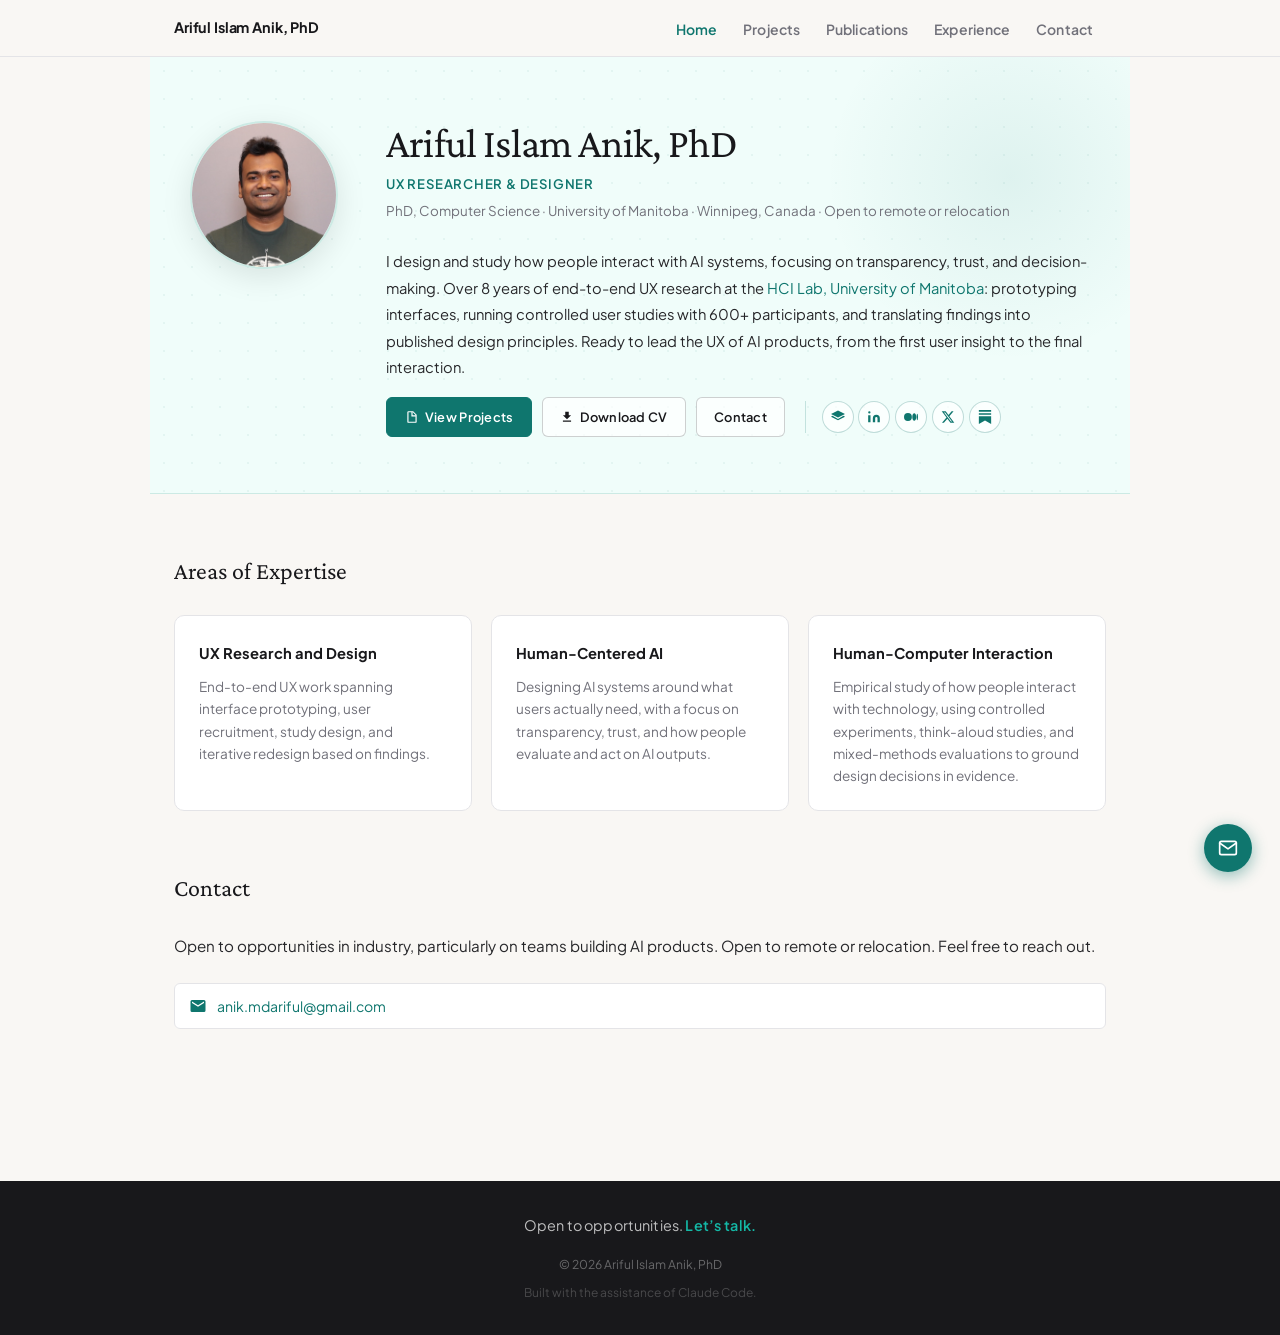
<file: index.html>
<!DOCTYPE html>
<html lang="en">
<head>
  <meta charset="UTF-8" />
  <meta name="viewport" content="width=device-width, initial-scale=1.0" />
  <title>Ariful Islam Anik, PhD | UX Researcher</title>
  <link rel="stylesheet" href="style.css" />
</head>
<body>

<!-- ── Navigation ──────────────────────────────── -->
<header class="site-header">
  <nav class="nav-inner">
    <span class="nav-brand">Ariful Islam Anik, PhD</span>
    <ul class="nav-links">
      <li><a href="index.html" class="active">Home</a></li>
      <li><a href="projects.html">Projects</a></li>
      <li><a href="publications.html">Publications</a></li>
      <li><a href="service.html">Experience</a></li>
      <li><a href="#contact">Contact</a></li>
    </ul>
  </nav>
</header>

<!-- ── Main ────────────────────────────────────── -->
<main class="page-wrap">

  <!-- About / Hero -->
  <div class="hero">
    <img src="photo.jpg" alt="Ariful Islam Anik, PhD" class="hero-photo" />
    <div class="hero-body">
      <h1>Ariful Islam Anik, PhD</h1>
      <p class="title-line">UX Researcher &amp; Designer</p>
      <p class="affil-line">
        PhD, Computer Science &middot; University of Manitoba &middot; Winnipeg, Canada &middot; Open to remote or relocation
      </p>
      <p class="hero-bio">
        I design and study how people interact with AI systems, focusing on transparency, trust, and decision-making. Over 8 years of end-to-end UX research at the <a href="https://hci.cs.umanitoba.ca/" target="_blank" rel="noopener">HCI Lab, University of Manitoba</a>: prototyping interfaces, running controlled user studies with 600+ participants, and translating findings into published design principles. Ready to lead the UX of AI products, from the first user insight to the final interaction.
      </p>
      <div class="hero-actions">
        <div class="hero-links">
          <a href="projects.html" class="btn btn-primary">
            <svg width="14" height="14" viewBox="0 0 24 24" fill="currentColor"><path d="M14 2H6a2 2 0 0 0-2 2v16a2 2 0 0 0 2 2h12a2 2 0 0 0 2-2V8l-6-6zm-1 1.5L18.5 9H13V3.5zM6 20V4h5v7h7v9H6z"/></svg>
            View Projects
          </a>
          <a href="cv.pdf" class="btn btn-outline" target="_blank" rel="noopener">
            <svg width="14" height="14" viewBox="0 0 24 24" fill="currentColor"><path d="M19 9h-4V3H9v6H5l7 7 7-7zM5 18v2h14v-2H5z"/></svg>
            Download CV
          </a>
          <a href="#contact" class="btn btn-outline">Contact</a>
        </div>
        <div class="hero-socials">
          <a href="https://scholar.google.com/citations?user=ofEJl9IAAAAJ&hl=en&oi=ao" target="_blank" rel="noopener" class="hero-social-icon" title="Google Scholar">
            <svg viewBox="0 0 24 24" fill="currentColor"><path d="M12 1L0 7l12 6 12-6-12-6zm0 14.5L2.5 10 0 11.5l12 6 12-6L21.5 10 12 15.5z"/></svg>
          </a>
          <a href="https://www.linkedin.com/in/arifulislamanik" target="_blank" rel="noopener" class="hero-social-icon" title="LinkedIn">
            <svg viewBox="0 0 24 24" fill="currentColor"><path d="M16 8a6 6 0 0 1 6 6v7h-4v-7a2 2 0 0 0-2-2 2 2 0 0 0-2 2v7h-4v-7a6 6 0 0 1 6-6zM2 9h4v12H2V9zM4 6a2 2 0 1 0 0-4 2 2 0 0 0 0 4z"/></svg>
          </a>
          <a href="https://aianik.medium.com/" target="_blank" rel="noopener" class="hero-social-icon" title="Medium">
            <svg viewBox="0 0 24 24" fill="currentColor"><path d="M13.54 12a6.8 6.8 0 0 1-6.77 6.82A6.8 6.8 0 0 1 0 12a6.8 6.8 0 0 1 6.77-6.82A6.8 6.8 0 0 1 13.54 12zM20.96 12c0 3.54-1.51 6.42-3.38 6.42-1.87 0-3.39-2.88-3.39-6.42s1.52-6.42 3.39-6.42 3.38 2.88 3.38 6.42M24 12c0 3.17-.53 5.75-1.19 5.75-.66 0-1.19-2.58-1.19-5.75s.53-5.75 1.19-5.75C23.47 6.25 24 8.83 24 12z"/></svg>
          </a>
          <a href="https://x.com/ai_anik" target="_blank" rel="noopener" class="hero-social-icon" title="Twitter / X">
            <svg viewBox="0 0 24 24" fill="currentColor"><path d="M18.244 2.25h3.308l-7.227 8.26 8.502 11.24H16.17l-5.214-6.817L4.99 21.75H1.68l7.73-8.835L1.254 2.25H8.08l4.713 6.231zm-1.161 17.52h1.833L7.084 4.126H5.117z"/></svg>
          </a>
          <a href="https://substack.com/@arifulanik" target="_blank" rel="noopener" class="hero-social-icon" title="Substack">
            <svg viewBox="0 0 24 24" fill="currentColor"><path d="M22.539 8.242H1.46V5.406h21.08v2.836zM1.46 10.812V24L12 18.11 22.54 24V10.812H1.46zM22.54 0H1.46v2.836h21.08V0z"/></svg>
          </a>
        </div>
      </div>
    </div>
  </div>

  <!-- Areas of Expertise -->
  <section id="research">
    <h2 class="section-title">Areas of Expertise</h2>
    <div class="interest-grid">

      <div class="interest-card">
        <h3>UX Research and Design</h3>
        <p>End-to-end UX work spanning interface prototyping, user recruitment, study design, and iterative redesign based on findings.</p>
      </div>

      <div class="interest-card">
        <h3>Human-Centered AI</h3>
        <p>Designing AI systems around what users actually need, with a focus on transparency, trust, and how people evaluate and act on AI outputs.</p>
      </div>

      <div class="interest-card">
        <h3>Human-Computer Interaction</h3>
        <p>Empirical study of how people interact with technology, using controlled experiments, think-aloud studies, and mixed-methods evaluations to ground design decisions in evidence.</p>
      </div>

    </div>
  </section>

  <!-- Contact -->
  <section id="contact">
    <h2 class="section-title">Contact</h2>
    <p style="margin-bottom: 1.5rem; font-size: 0.95rem; color: var(--text); line-height: 1.8;">Open to opportunities in industry, particularly on teams building AI products. Open to remote or relocation. Feel free to reach out.</p>
    <a href="mailto:anik.mdariful@gmail.com" class="contact-link-item">
      <svg class="contact-icon" viewBox="0 0 24 24" xmlns="http://www.w3.org/2000/svg"><path d="M20 4H4a2 2 0 0 0-2 2v12a2 2 0 0 0 2 2h16a2 2 0 0 0 2-2V6a2 2 0 0 0-2-2zm0 4-8 5-8-5V6l8 5 8-5v2z"/></svg>
      anik.mdariful@gmail.com
    </a>
  </section>

</main>

<!-- ── Footer ───────────────────────────────────── -->
<footer class="site-footer">
  <p class="footer-cta">Open to opportunities. <a href="mailto:anik.mdariful@gmail.com">Let&rsquo;s talk.</a></p>
  <p>&copy; 2026 Ariful Islam Anik, PhD</p>
  <p style="font-size: 0.75rem; margin-top: 0.4rem; opacity: 0.6;">Built with the assistance of <a href="https://claude.ai/code" target="_blank" rel="noopener">Claude Code</a>.</p>
</footer>

<script>
(function () {
  if (window.matchMedia('(prefers-reduced-motion: reduce)').matches) return;
  function reveal(el, delay) {
    el.style.opacity = '0';
    el.style.transform = 'translateY(20px)';
    el.style.transition = 'opacity 0.5s ease ' + delay + 'ms, transform 0.5s ease ' + delay + 'ms';
  }
  var obs = new IntersectionObserver(function (entries) {
    entries.forEach(function (e) {
      if (!e.isIntersecting) return;
      e.target.style.opacity = '1';
      e.target.style.transform = 'none';
      obs.unobserve(e.target);
    });
  }, { threshold: 0.1 });
  document.querySelectorAll('.interest-card').forEach(function (el, i) {
    reveal(el, i * 80);
    obs.observe(el);
  });
  document.querySelectorAll('.contact-link-item').forEach(function (el) {
    reveal(el, 0);
    obs.observe(el);
  });
})();
</script>

<button class="contact-float" id="contactFloat" aria-label="Copy email address">
  <svg viewBox="0 0 24 24"><path d="M4 4h16c1.1 0 2 .9 2 2v12c0 1.1-.9 2-2 2H4c-1.1 0-2-.9-2-2V6c0-1.1.9-2 2-2z"/><polyline points="22,6 12,13 2,6"/></svg>
  <span class="contact-float-tip" id="contactTip">Copy email</span>
</button>
<script>
(function () {
  var btn = document.getElementById('contactFloat');
  var tip = document.getElementById('contactTip');
  if (!btn) return;
  btn.addEventListener('click', function () {
    navigator.clipboard.writeText('anik.mdariful@gmail.com').then(function () {
      tip.textContent = 'Copied!';
      btn.classList.add('show-tip');
      setTimeout(function () {
        tip.textContent = 'Copy email';
        btn.classList.remove('show-tip');
      }, 2000);
    });
  });
})();
</script>
</body>
</html>
</file>
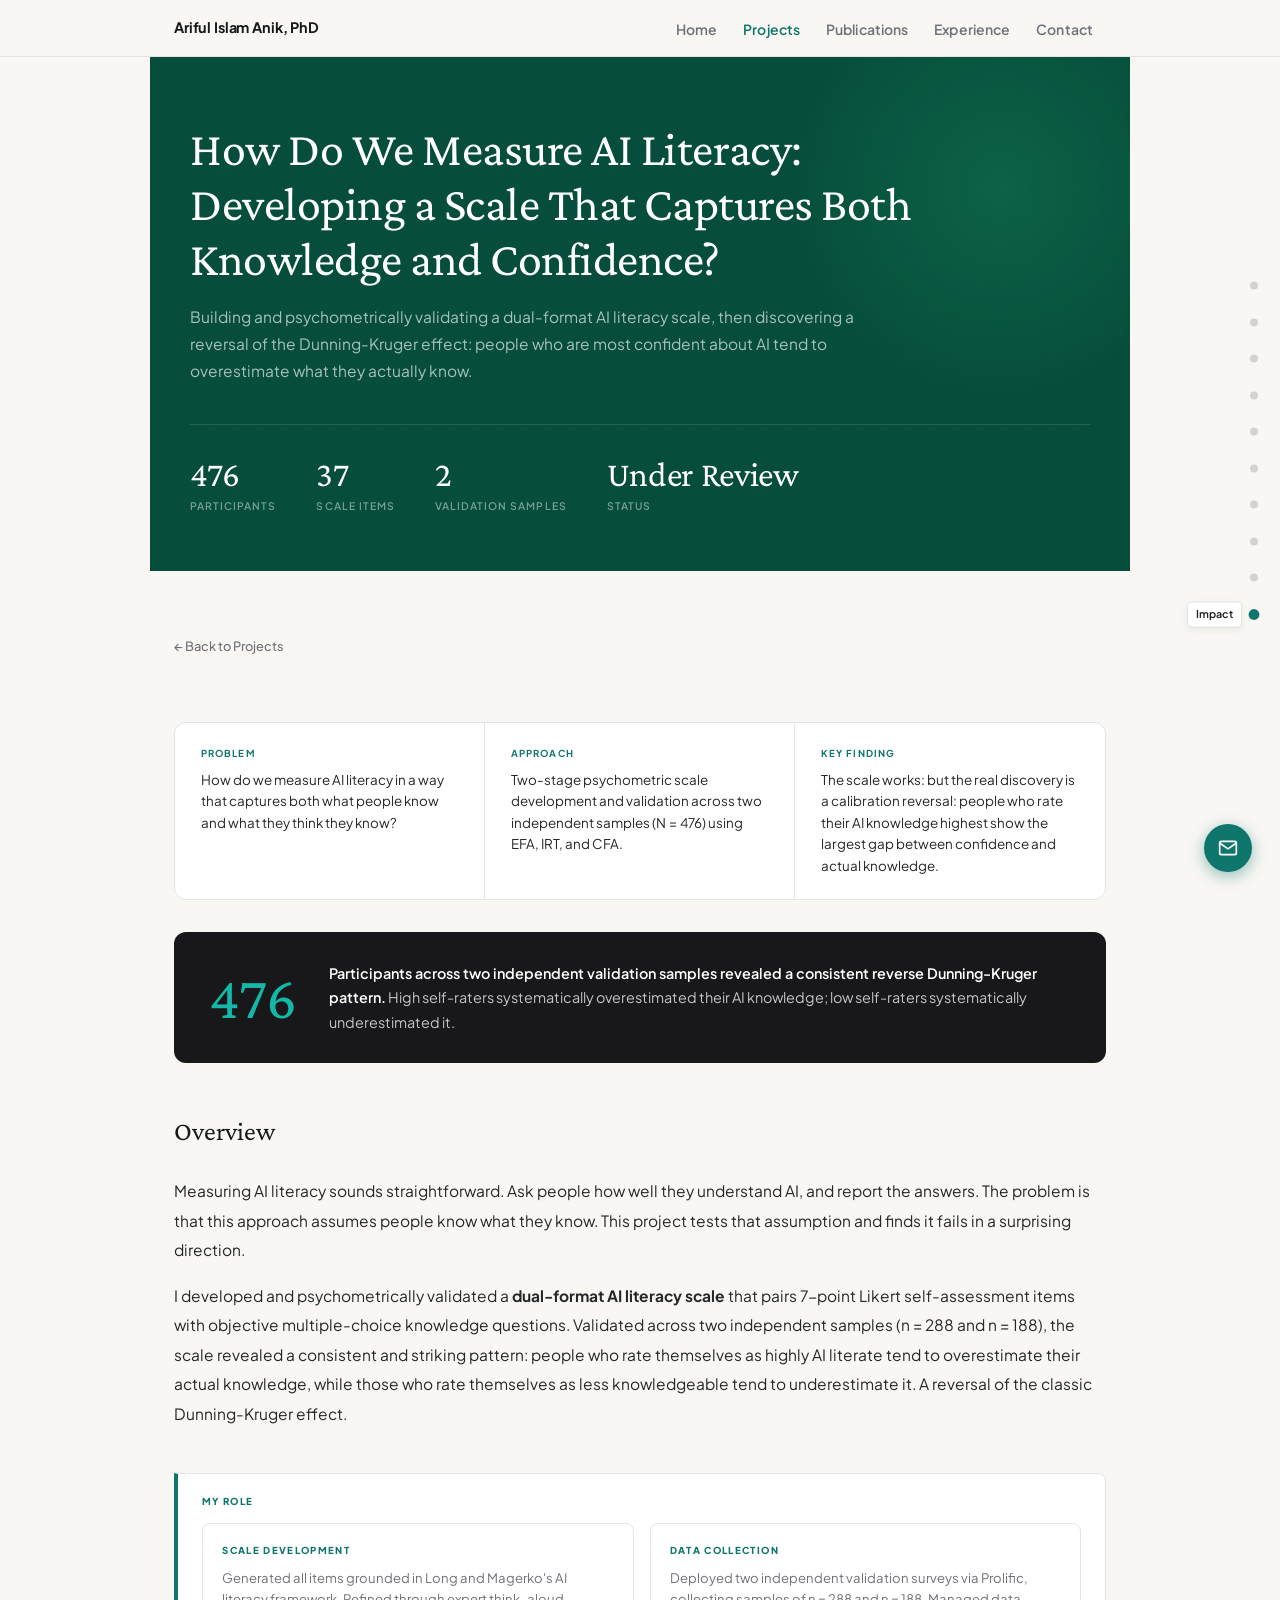
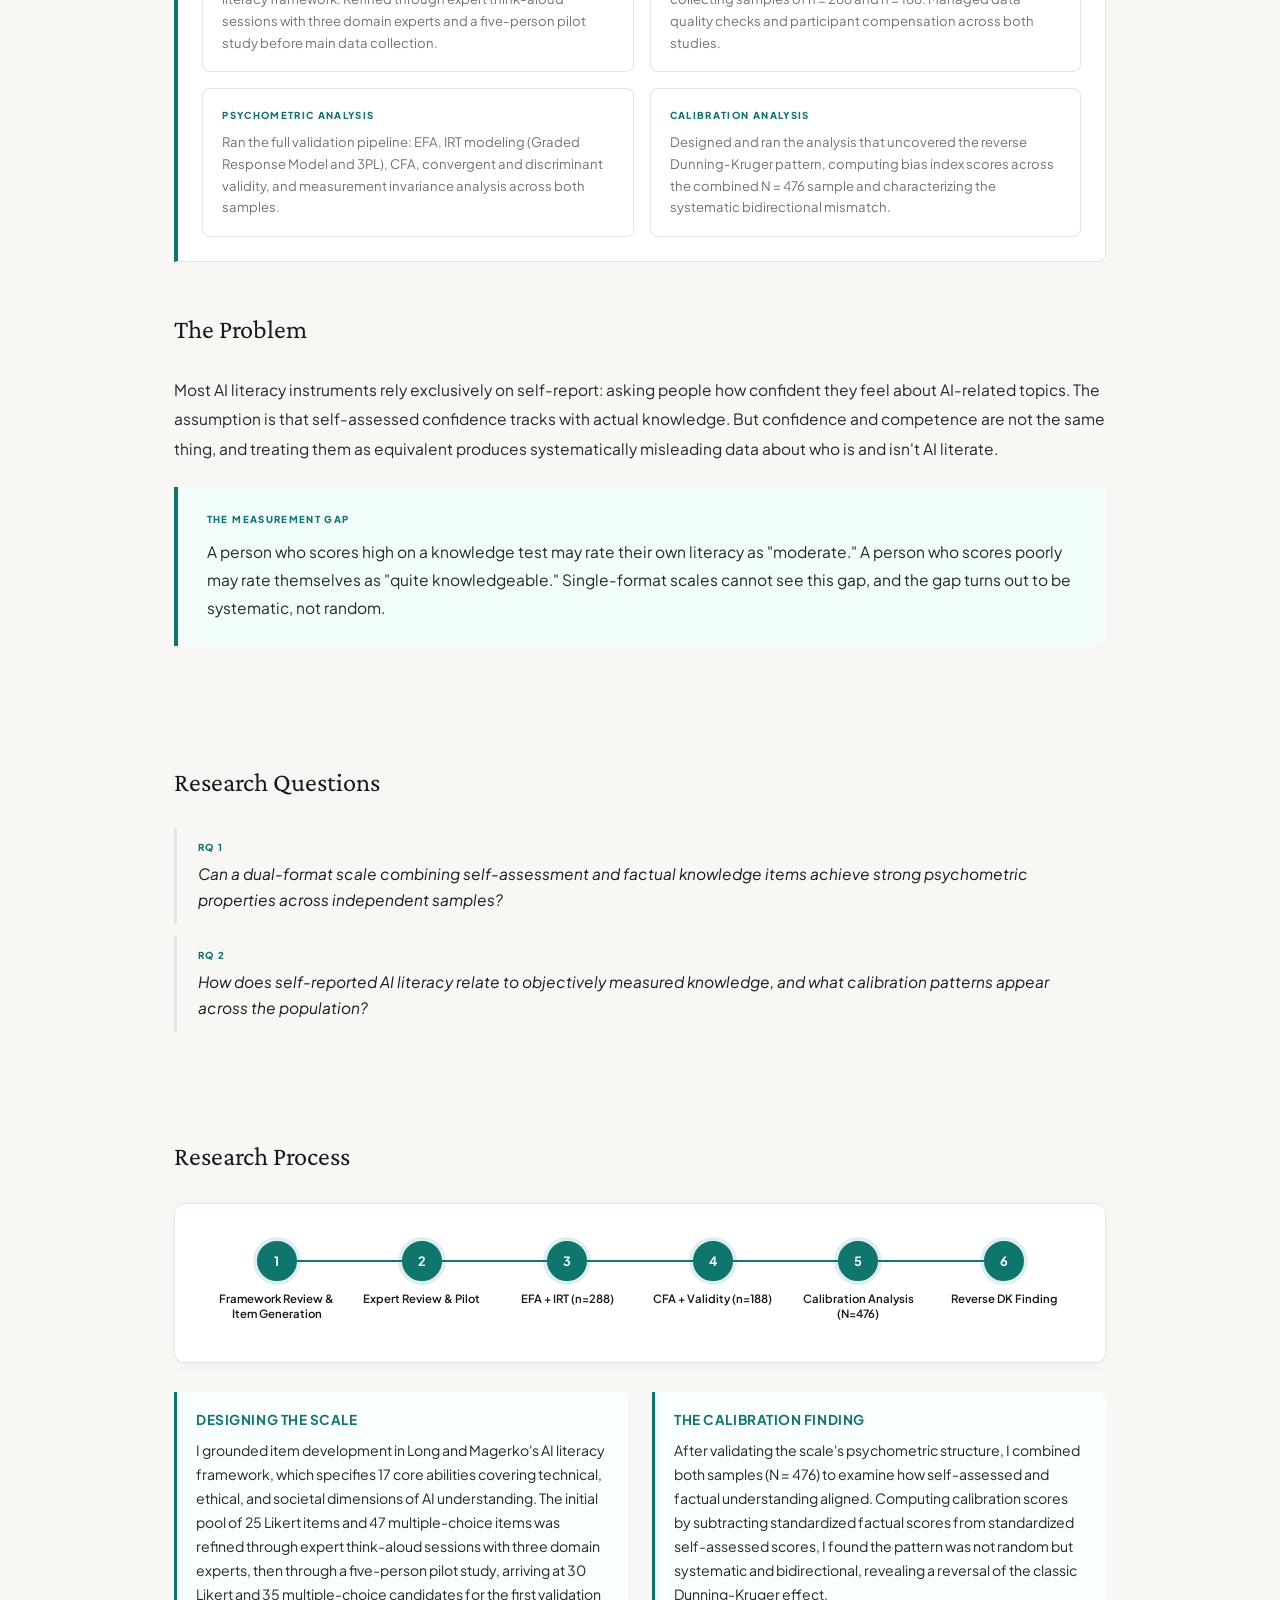
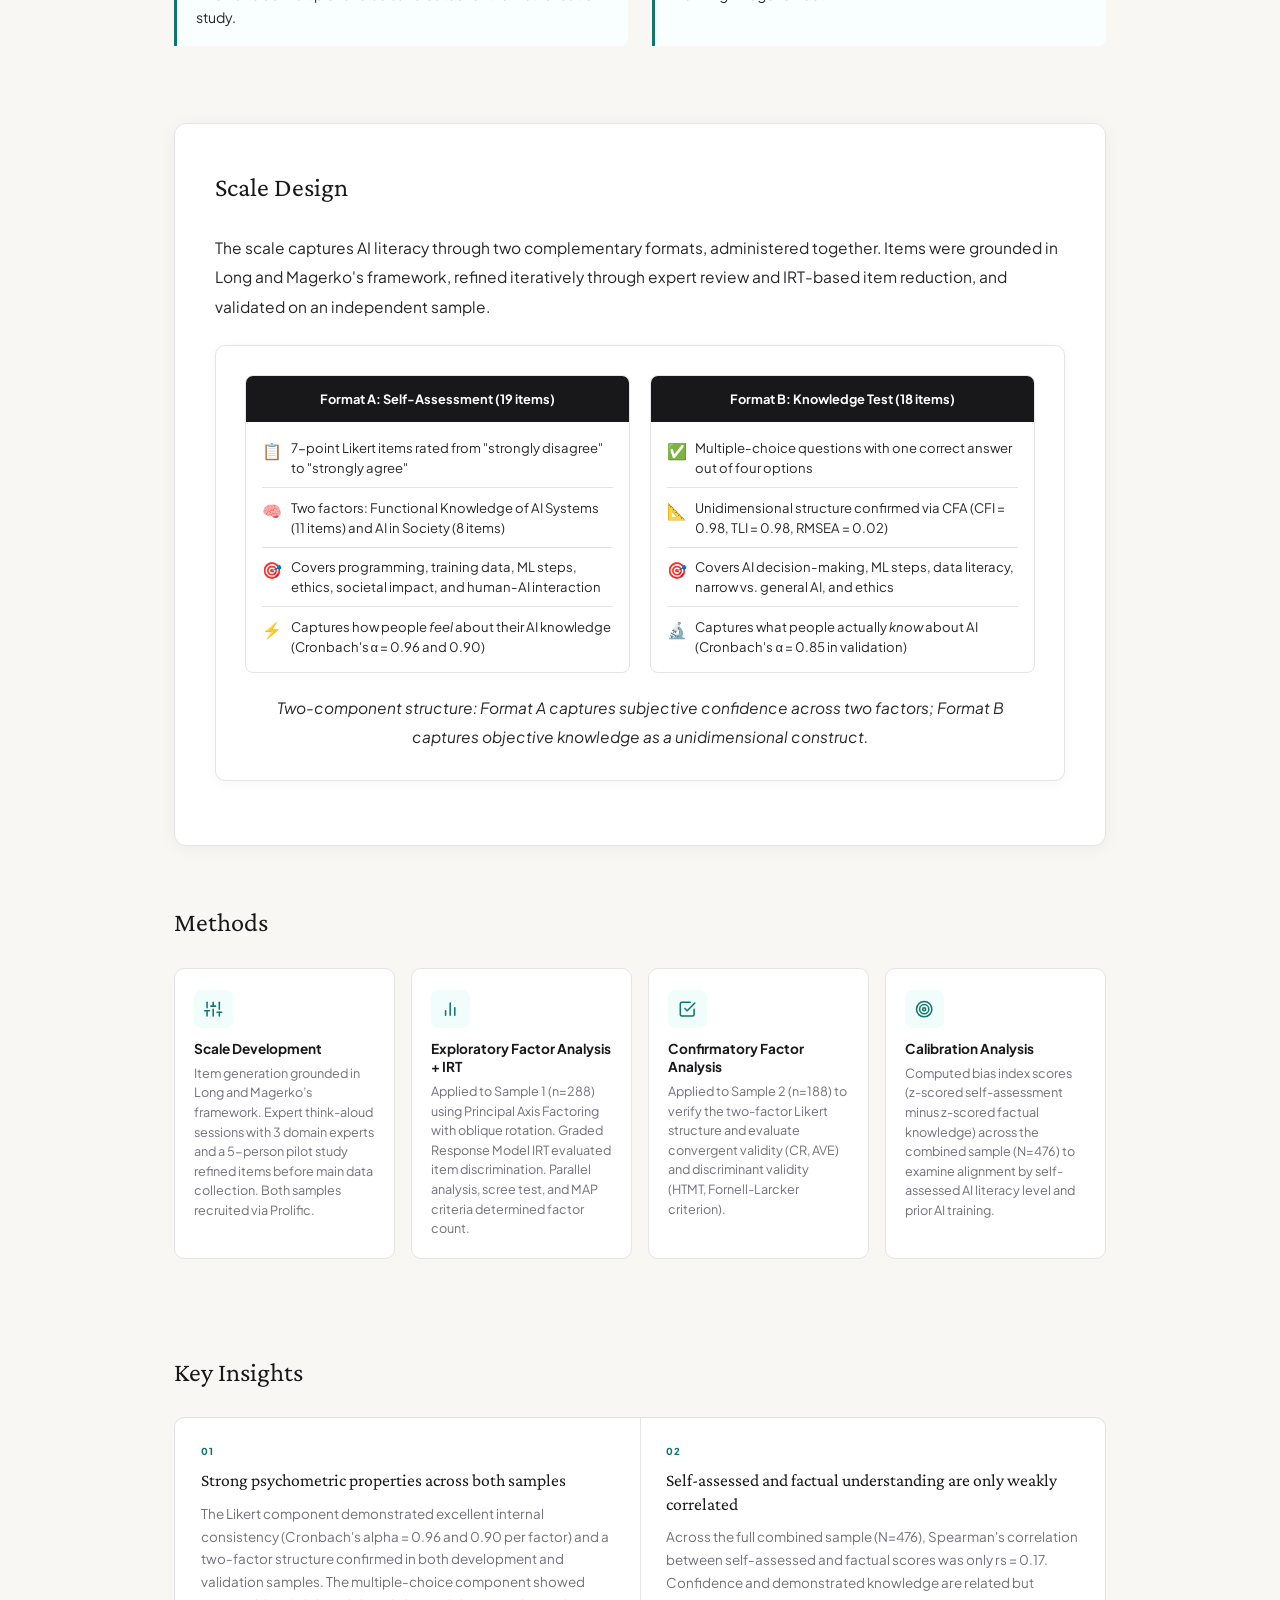
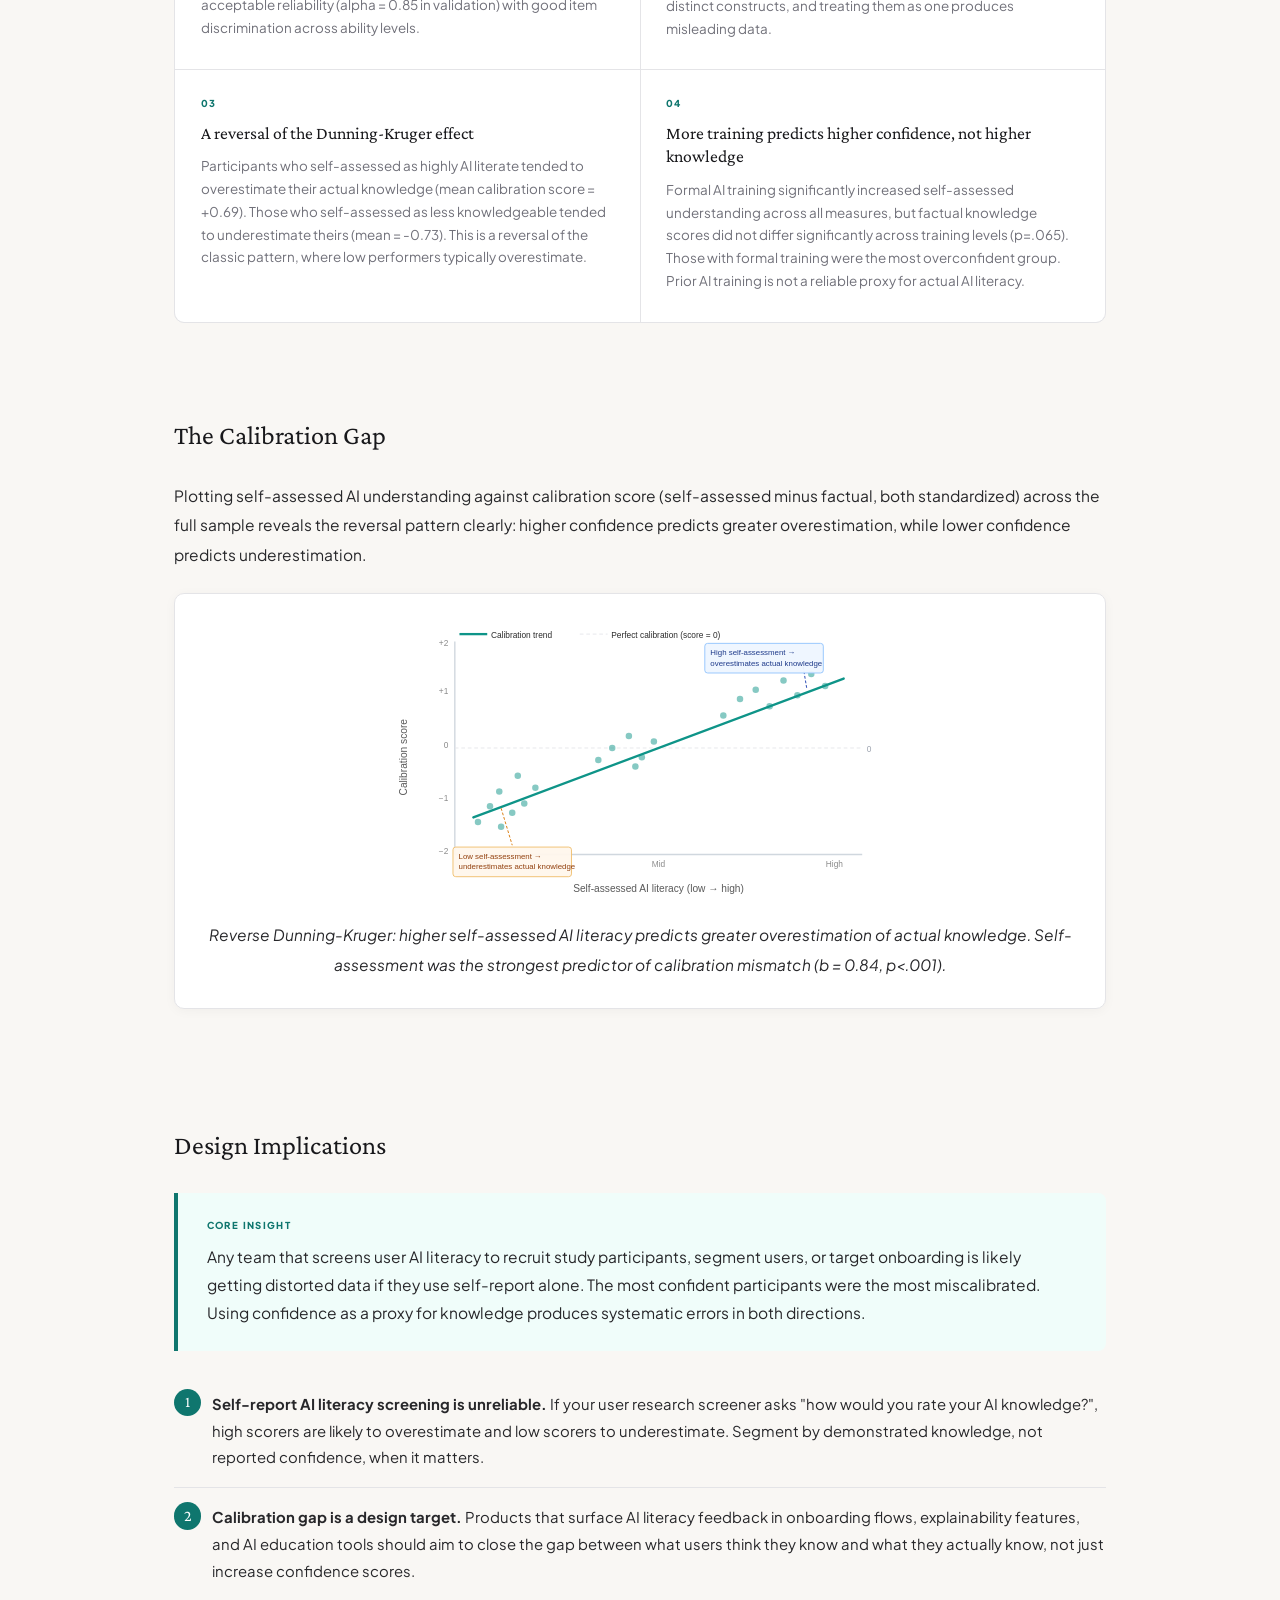
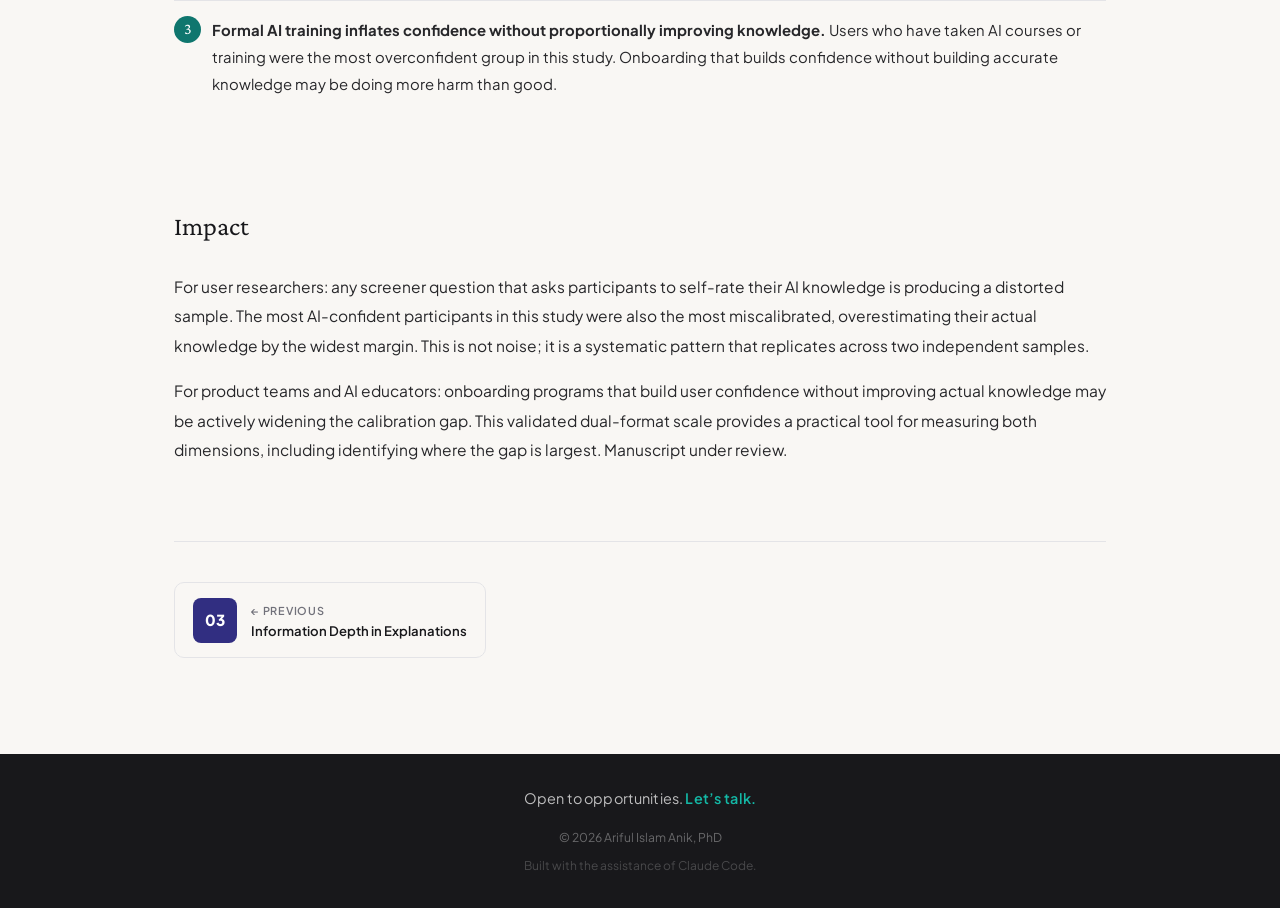
<file: project-ailiteracy.html>
<!DOCTYPE html>
<html lang="en">
<head>
  <meta charset="UTF-8" />
  <meta name="viewport" content="width=device-width, initial-scale=1.0" />
  <title>How Do We Measure AI Literacy: Developing a Scale That Captures Both Knowledge and Confidence? | Ariful Islam Anik, PhD</title>
  <link rel="stylesheet" href="style.css" />
</head>
<body>
<div id="readingProgress" class="reading-progress"></div>

<header class="site-header">
  <nav class="nav-inner">
    <span class="nav-brand">Ariful Islam Anik, PhD</span>
    <ul class="nav-links">
      <li><a href="index.html">Home</a></li>
      <li><a href="projects.html" class="active">Projects</a></li>
      <li><a href="publications.html">Publications</a></li>
      <li><a href="service.html">Experience</a></li>
      <li><a href="index.html#contact">Contact</a></li>
    </ul>
  </nav>
</header>

<main class="page-wrap">

  <!-- Hero -->
  <div class="proj-hero c4">
    <h1>How Do We Measure AI Literacy: Developing a Scale That Captures Both Knowledge and Confidence?</h1>
    <p class="proj-tagline">Building and psychometrically validating a dual-format AI literacy scale, then discovering a reversal of the Dunning-Kruger effect: people who are most confident about AI tend to overestimate what they actually know.</p>
    <div class="hero-stats">
      <div class="hero-stat">
        <div class="hero-stat-val">476</div>
        <div class="hero-stat-label">Participants</div>
      </div>
      <div class="hero-stat">
        <div class="hero-stat-val">37</div>
        <div class="hero-stat-label">Scale Items</div>
      </div>
      <div class="hero-stat">
        <div class="hero-stat-val">2</div>
        <div class="hero-stat-label">Validation Samples</div>
      </div>
      <div class="hero-stat">
        <div class="hero-stat-val">Under Review</div>
        <div class="hero-stat-label">Status</div>
      </div>
    </div>
  </div>

  <a class="back-link" href="projects.html">← Back to Projects</a>

  <!-- TL;DR card -->
  <div class="tldr-card">
    <div class="tldr-item">
      <span class="tldr-label">Problem</span>
      <p class="tldr-text">How do we measure AI literacy in a way that captures both what people know and what they think they know?</p>
    </div>
    <div class="tldr-item">
      <span class="tldr-label">Approach</span>
      <p class="tldr-text">Two-stage psychometric scale development and validation across two independent samples (N&thinsp;=&thinsp;476) using EFA, IRT, and CFA.</p>
    </div>
    <div class="tldr-item">
      <span class="tldr-label">Key Finding</span>
      <p class="tldr-text">The scale works: but the real discovery is a calibration reversal: people who rate their AI knowledge highest show the largest gap between confidence and actual knowledge.</p>
    </div>
  </div>

  <!-- Lead finding callout -->
  <div class="lead-finding">
    <div class="lead-finding-stat">476</div>
    <div class="lead-finding-text"><strong>Participants across two independent validation samples revealed a consistent reverse Dunning-Kruger pattern.</strong> High self-raters systematically overestimated their AI knowledge; low self-raters systematically underestimated it.</div>
  </div>


  <!-- Overview -->
  <div class="detail-section">
    <h2>Overview</h2>
    <p>
      Measuring AI literacy sounds straightforward. Ask people how well they understand AI,
      and report the answers. The problem is that this approach assumes people know what they know.
      This project tests that assumption and finds it fails in a surprising direction.
    </p>
    <p>
      I developed and psychometrically validated a <strong>dual-format AI literacy scale</strong>
      that pairs 7-point Likert self-assessment items with objective multiple-choice knowledge questions.
      Validated across two independent samples (n&thinsp;=&thinsp;288 and n&thinsp;=&thinsp;188),
      the scale revealed a consistent and striking pattern: people who rate themselves as highly
      AI literate tend to overestimate their actual knowledge, while those who rate themselves
      as less knowledgeable tend to underestimate it. A reversal of the classic Dunning-Kruger effect.
    </p>
  </div>

  <!-- My Role -->
  <div class="my-role-block">
    <div class="my-role-label">My Role</div>
    <div class="role-grid">
      <div class="role-item">
        <span class="role-item-label">Scale Development</span>
        <p>Generated all items grounded in Long and Magerko's AI literacy framework. Refined through expert think-aloud sessions with three domain experts and a five-person pilot study before main data collection.</p>
      </div>
      <div class="role-item">
        <span class="role-item-label">Data Collection</span>
        <p>Deployed two independent validation surveys via Prolific, collecting samples of n = 288 and n = 188. Managed data quality checks and participant compensation across both studies.</p>
      </div>
      <div class="role-item">
        <span class="role-item-label">Psychometric Analysis</span>
        <p>Ran the full validation pipeline: EFA, IRT modeling (Graded Response Model and 3PL), CFA, convergent and discriminant validity, and measurement invariance analysis across both samples.</p>
      </div>
      <div class="role-item">
        <span class="role-item-label">Calibration Analysis</span>
        <p>Designed and ran the analysis that uncovered the reverse Dunning-Kruger pattern, computing bias index scores across the combined N = 476 sample and characterizing the systematic bidirectional mismatch.</p>
      </div>
    </div>
  </div>

  <!-- Problem -->
  <div class="detail-section">
    <h2>The Problem</h2>
    <p>
      Most AI literacy instruments rely exclusively on self-report: asking people how confident they
      feel about AI-related topics. The assumption is that self-assessed confidence tracks with
      actual knowledge. But confidence and competence are not the same thing, and treating them
      as equivalent produces systematically misleading data about who is and isn't AI literate.
    </p>
    <div class="highlight-box">
      <h4>The Measurement Gap</h4>
      <p>A person who scores high on a knowledge test may rate their own literacy as "moderate." A person who scores poorly may rate themselves as "quite knowledgeable." Single-format scales cannot see this gap, and the gap turns out to be systematic, not random.</p>
    </div>
  </div>

  <!-- Research Questions -->
  <div class="detail-section">
    <h2>Research Questions</h2>
    <div class="rq-block">
      <div class="rq-label">RQ 1</div>
      <p>Can a dual-format scale combining self-assessment and factual knowledge items achieve strong psychometric properties across independent samples?</p>
    </div>
    <div class="rq-block">
      <div class="rq-label">RQ 2</div>
      <p>How does self-reported AI literacy relate to objectively measured knowledge, and what calibration patterns appear across the population?</p>
    </div>
  </div>

  <!-- Research Process -->
  <div class="detail-section">
    <h2>Research Process</h2>
    <div class="visual-wrap">
      <div class="process-steps">
        <div class="process-step active">
          <div class="step-circle">1</div>
          <div class="step-label">Framework Review &amp; Item Generation</div>
        </div>
        <div class="process-step active">
          <div class="step-circle">2</div>
          <div class="step-label">Expert Review &amp; Pilot</div>
        </div>
        <div class="process-step active">
          <div class="step-circle">3</div>
          <div class="step-label">EFA + IRT (n=288)</div>
        </div>
        <div class="process-step active">
          <div class="step-circle">4</div>
          <div class="step-label">CFA + Validity (n=188)</div>
        </div>
        <div class="process-step active">
          <div class="step-circle">5</div>
          <div class="step-label">Calibration Analysis (N=476)</div>
        </div>
        <div class="process-step active">
          <div class="step-circle">6</div>
          <div class="step-label">Reverse DK Finding</div>
        </div>
      </div>
    </div>

    <div class="process-narrative">
      <div class="process-narrative-block">
        <h4>Designing the Scale</h4>
        <p>I grounded item development in Long and Magerko's AI literacy framework, which specifies 17 core abilities covering technical, ethical, and societal dimensions of AI understanding. The initial pool of 25 Likert items and 47 multiple-choice items was refined through expert think-aloud sessions with three domain experts, then through a five-person pilot study, arriving at 30 Likert and 35 multiple-choice candidates for the first validation study.</p>
      </div>
      <div class="process-narrative-block">
        <h4>The Calibration Finding</h4>
        <p>After validating the scale's psychometric structure, I combined both samples (N = 476) to examine how self-assessed and factual understanding aligned. Computing calibration scores by subtracting standardized factual scores from standardized self-assessed scores, I found the pattern was not random but systematic and bidirectional, revealing a reversal of the classic Dunning-Kruger effect.</p>
      </div>
    </div>
  </div>

  <!-- Scale Design -->
  <div class="detail-section featured">
    <h2>Scale Design</h2>
    <p>The scale captures AI literacy through two complementary formats, administered together. Items were grounded in Long and Magerko's framework, refined iteratively through expert review and IRT-based item reduction, and validated on an independent sample.</p>
    <div class="visual-wrap">
      <div class="scale-diagram">
        <div class="scale-col">
          <div class="scale-col-head">Format A: Self-Assessment (19 items)</div>
          <div class="scale-col-body">
            <div class="scale-item">
              <span class="scale-icon">📋</span>
              <span>7-point Likert items rated from "strongly disagree" to "strongly agree"</span>
            </div>
            <div class="scale-item">
              <span class="scale-icon">🧠</span>
              <span>Two factors: Functional Knowledge of AI Systems (11 items) and AI in Society (8 items)</span>
            </div>
            <div class="scale-item">
              <span class="scale-icon">🎯</span>
              <span>Covers programming, training data, ML steps, ethics, societal impact, and human-AI interaction</span>
            </div>
            <div class="scale-item">
              <span class="scale-icon">⚡</span>
              <span>Captures how people <em>feel</em> about their AI knowledge (Cronbach's &alpha; = 0.96 and 0.90)</span>
            </div>
          </div>
        </div>
        <div class="scale-col">
          <div class="scale-col-head">Format B: Knowledge Test (18 items)</div>
          <div class="scale-col-body">
            <div class="scale-item">
              <span class="scale-icon">✅</span>
              <span>Multiple-choice questions with one correct answer out of four options</span>
            </div>
            <div class="scale-item">
              <span class="scale-icon">📐</span>
              <span>Unidimensional structure confirmed via CFA (CFI = 0.98, TLI = 0.98, RMSEA = 0.02)</span>
            </div>
            <div class="scale-item">
              <span class="scale-icon">🎯</span>
              <span>Covers AI decision-making, ML steps, data literacy, narrow vs. general AI, and ethics</span>
            </div>
            <div class="scale-item">
              <span class="scale-icon">🔬</span>
              <span>Captures what people actually <em>know</em> about AI (Cronbach's &alpha; = 0.85 in validation)</span>
            </div>
          </div>
        </div>
      </div>
      <p class="visual-caption">Two-component structure: Format A captures subjective confidence across two factors; Format B captures objective knowledge as a unidimensional construct.</p>
    </div>
  </div>

  <!-- Methods -->
  <div class="detail-section">
    <h2>Methods</h2>
    <div class="method-grid">
      <div class="method-card">
        <span class="method-icon"><svg viewBox="0 0 24 24"><line x1="4" y1="21" x2="4" y2="14"/><line x1="4" y1="10" x2="4" y2="3"/><line x1="12" y1="21" x2="12" y2="12"/><line x1="12" y1="8" x2="12" y2="3"/><line x1="20" y1="21" x2="20" y2="16"/><line x1="20" y1="12" x2="20" y2="3"/><line x1="1" y1="14" x2="7" y2="14"/><line x1="9" y1="8" x2="15" y2="8"/><line x1="17" y1="16" x2="23" y2="16"/></svg></span>
        <h4>Scale Development</h4>
        <p>Item generation grounded in Long and Magerko&rsquo;s framework. Expert think-aloud sessions with 3 domain experts and a 5-person pilot study refined items before main data collection. Both samples recruited via Prolific.</p>
      </div>
      <div class="method-card">
        <span class="method-icon"><svg viewBox="0 0 24 24"><line x1="18" y1="20" x2="18" y2="10"/><line x1="12" y1="20" x2="12" y2="4"/><line x1="6" y1="20" x2="6" y2="14"/></svg></span>
        <h4>Exploratory Factor Analysis + IRT</h4>
        <p>Applied to Sample 1 (n=288) using Principal Axis Factoring with oblique rotation. Graded Response Model IRT evaluated item discrimination. Parallel analysis, scree test, and MAP criteria determined factor count.</p>
      </div>
      <div class="method-card">
        <span class="method-icon"><svg viewBox="0 0 24 24"><polyline points="9 11 12 14 22 4"/><path d="M21 12v7a2 2 0 0 1-2 2H5a2 2 0 0 1-2-2V5a2 2 0 0 1 2-2h11"/></svg></span>
        <h4>Confirmatory Factor Analysis</h4>
        <p>Applied to Sample 2 (n=188) to verify the two-factor Likert structure and evaluate convergent validity (CR, AVE) and discriminant validity (HTMT, Fornell-Larcker criterion).</p>
      </div>
      <div class="method-card">
        <span class="method-icon"><svg viewBox="0 0 24 24"><circle cx="12" cy="12" r="10"/><circle cx="12" cy="12" r="6"/><circle cx="12" cy="12" r="2"/></svg></span>
        <h4>Calibration Analysis</h4>
        <p>Computed bias index scores (z-scored self-assessment minus z-scored factual knowledge) across the combined sample (N=476) to examine alignment by self-assessed AI literacy level and prior AI training.</p>
      </div>
    </div>
  </div>

  <!-- Key Insights -->
  <div class="detail-section">
    <h2>Key Insights</h2>
    <div class="insight-grid">
      <div class="insight-card">
        <span class="insight-num">01</span>
        <h4>Strong psychometric properties across both samples</h4>
        <p>The Likert component demonstrated excellent internal consistency (Cronbach's alpha = 0.96 and 0.90 per factor) and a two-factor structure confirmed in both development and validation samples. The multiple-choice component showed acceptable reliability (alpha = 0.85 in validation) with good item discrimination across ability levels.</p>
      </div>
      <div class="insight-card">
        <span class="insight-num">02</span>
        <h4>Self-assessed and factual understanding are only weakly correlated</h4>
        <p>Across the full combined sample (N=476), Spearman's correlation between self-assessed and factual scores was only rs = 0.17. Confidence and demonstrated knowledge are related but distinct constructs, and treating them as one produces misleading data.</p>
      </div>
      <div class="insight-card">
        <span class="insight-num">03</span>
        <h4>A reversal of the Dunning-Kruger effect</h4>
        <p>Participants who self-assessed as highly AI literate tended to overestimate their actual knowledge (mean calibration score = +0.69). Those who self-assessed as less knowledgeable tended to underestimate theirs (mean = -0.73). This is a reversal of the classic pattern, where low performers typically overestimate.</p>
      </div>
      <div class="insight-card">
        <span class="insight-num">04</span>
        <h4>More training predicts higher confidence, not higher knowledge</h4>
        <p>Formal AI training significantly increased self-assessed understanding across all measures, but factual knowledge scores did not differ significantly across training levels (p=.065). Those with formal training were the most overconfident group. Prior AI training is not a reliable proxy for actual AI literacy.</p>
      </div>
    </div>
  </div>

  <!-- Calibration Chart -->
  <div class="detail-section">
    <h2>The Calibration Gap</h2>
    <p>
      Plotting self-assessed AI understanding against calibration score (self-assessed minus factual, both standardized)
      across the full sample reveals the reversal pattern clearly: higher confidence predicts greater overestimation,
      while lower confidence predicts underestimation.
    </p>
    <div class="visual-wrap dk-chart-wrap">
      <svg viewBox="0 0 540 300" xmlns="http://www.w3.org/2000/svg"
           style="max-width:500px; margin:0 auto; display:block; font-family:'Segoe UI',sans-serif;">

        <!-- Axes -->
        <line x1="70" y1="20" x2="70" y2="250" stroke="#d0d7de" stroke-width="1.5"/>
        <line x1="70" y1="250" x2="510" y2="250" stroke="#d0d7de" stroke-width="1.5"/>

        <!-- Zero calibration line -->
        <line x1="70" y1="135" x2="510" y2="135" stroke="#e5e7eb" stroke-width="1" stroke-dasharray="4,3"/>
        <text x="515" y="139" font-size="9" fill="#9ca3af">0</text>

        <!-- Axis labels -->
        <text x="18" y="145" font-size="11" fill="#5a5a5a" text-anchor="middle"
              transform="rotate(-90,18,145)">Calibration score</text>
        <text x="290" y="290" font-size="11" fill="#5a5a5a" text-anchor="middle">Self-assessed AI literacy (low &#8594; high)</text>

        <!-- Y axis ticks -->
        <text x="63" y="250" font-size="9" fill="#8a8a8a" text-anchor="end">&#8722;2</text>
        <text x="63" y="192" font-size="9" fill="#8a8a8a" text-anchor="end">&#8722;1</text>
        <text x="63" y="135" font-size="9" fill="#8a8a8a" text-anchor="end">0</text>
        <text x="63" y="77"  font-size="9" fill="#8a8a8a" text-anchor="end">+1</text>
        <text x="63" y="25"  font-size="9" fill="#8a8a8a" text-anchor="end">+2</text>

        <!-- X axis ticks -->
        <text x="100" y="263" font-size="9" fill="#8a8a8a" text-anchor="middle">Low</text>
        <text x="290" y="263" font-size="9" fill="#8a8a8a" text-anchor="middle">Mid</text>
        <text x="480" y="263" font-size="9" fill="#8a8a8a" text-anchor="middle">High</text>

        <!-- Scatter cloud (underestimators on left) -->
        <circle cx="95"  cy="215" r="3.5" fill="#0e9488" opacity="0.5"/>
        <circle cx="108" cy="198" r="3.5" fill="#0e9488" opacity="0.5"/>
        <circle cx="120" cy="220" r="3.5" fill="#0e9488" opacity="0.5"/>
        <circle cx="132" cy="205" r="3.5" fill="#0e9488" opacity="0.5"/>
        <circle cx="118" cy="182" r="3.5" fill="#0e9488" opacity="0.5"/>
        <circle cx="145" cy="195" r="3.5" fill="#0e9488" opacity="0.5"/>
        <circle cx="157" cy="178" r="3.5" fill="#0e9488" opacity="0.5"/>
        <circle cx="138" cy="165" r="3.5" fill="#0e9488" opacity="0.5"/>

        <!-- Middle cluster (near calibrated) -->
        <circle cx="225" cy="148" r="3.5" fill="#0e9488" opacity="0.5"/>
        <circle cx="240" cy="135" r="3.5" fill="#0e9488" opacity="0.5"/>
        <circle cx="258" cy="122" r="3.5" fill="#0e9488" opacity="0.5"/>
        <circle cx="272" cy="145" r="3.5" fill="#0e9488" opacity="0.5"/>
        <circle cx="285" cy="128" r="3.5" fill="#0e9488" opacity="0.5"/>
        <circle cx="265" cy="155" r="3.5" fill="#0e9488" opacity="0.5"/>

        <!-- Scatter cloud (overestimators on right) -->
        <circle cx="360" cy="100" r="3.5" fill="#0e9488" opacity="0.5"/>
        <circle cx="378" cy="82"  r="3.5" fill="#0e9488" opacity="0.5"/>
        <circle cx="395" cy="72"  r="3.5" fill="#0e9488" opacity="0.5"/>
        <circle cx="410" cy="90"  r="3.5" fill="#0e9488" opacity="0.5"/>
        <circle cx="425" cy="62"  r="3.5" fill="#0e9488" opacity="0.5"/>
        <circle cx="440" cy="78"  r="3.5" fill="#0e9488" opacity="0.5"/>
        <circle cx="455" cy="55"  r="3.5" fill="#0e9488" opacity="0.5"/>
        <circle cx="470" cy="68"  r="3.5" fill="#0e9488" opacity="0.5"/>

        <!-- Regression line (upward slope: low self-assess → underestimate, high → overestimate) -->
        <line x1="90" y1="210" x2="490" y2="60" stroke="#0e9488" stroke-width="2.5" stroke-linecap="round"/>

        <!-- Annotation: left (underestimation) -->
        <line x1="120" y1="200" x2="132" y2="240" stroke="#d97706" stroke-width="1" stroke-dasharray="3,2"/>
        <rect x="68" y="242" width="128" height="32" rx="3" fill="rgba(255,247,237,0.95)" stroke="#f0c070" stroke-width="1"/>
        <text x="74" y="255" font-size="8.5" fill="#92400e">Low self-assessment &#8594;</text>
        <text x="74" y="266" font-size="8.5" fill="#92400e">underestimates actual knowledge</text>

        <!-- Annotation: right (overestimation) -->
        <line x1="450" y1="70" x2="445" y2="40" stroke="#1e40af" stroke-width="1" stroke-dasharray="3,2"/>
        <rect x="340" y="22" width="128" height="32" rx="3" fill="rgba(239,246,255,0.95)" stroke="#93c5fd" stroke-width="1"/>
        <text x="346" y="35" font-size="8.5" fill="#1e3a8a">High self-assessment &#8594;</text>
        <text x="346" y="46" font-size="8.5" fill="#1e3a8a">overestimates actual knowledge</text>

        <!-- Legend -->
        <line x1="75" y1="12" x2="105" y2="12" stroke="#0e9488" stroke-width="2.5"/>
        <text x="109" y="16" font-size="9" fill="#2c2c2c">Calibration trend</text>
        <line x1="205" y1="12" x2="235" y2="12" stroke="#e5e7eb" stroke-width="1" stroke-dasharray="4,3"/>
        <text x="239" y="16" font-size="9" fill="#2c2c2c">Perfect calibration (score = 0)</text>
      </svg>
      <p class="visual-caption">Reverse Dunning-Kruger: higher self-assessed AI literacy predicts greater overestimation of actual knowledge. Self-assessment was the strongest predictor of calibration mismatch (b = 0.84, p&lt;.001).</p>
    </div>
  </div>

  <!-- Implications -->
  <div class="detail-section">
    <h2>Design Implications</h2>
    <div class="highlight-box">
      <h4>Core Insight</h4>
      <p>Any team that screens user AI literacy to recruit study participants, segment users, or target onboarding is likely getting distorted data if they use self-report alone. The most confident participants were the most miscalibrated. Using confidence as a proxy for knowledge produces systematic errors in both directions.</p>
    </div>
    <ol class="impl-list">
      <li><strong>Self-report AI literacy screening is unreliable.</strong> If your user research screener asks "how would you rate your AI knowledge?", high scorers are likely to overestimate and low scorers to underestimate. Segment by demonstrated knowledge, not reported confidence, when it matters.</li>
      <li><strong>Calibration gap is a design target.</strong> Products that surface AI literacy feedback in onboarding flows, explainability features, and AI education tools should aim to close the gap between what users think they know and what they actually know, not just increase confidence scores.</li>
      <li><strong>Formal AI training inflates confidence without proportionally improving knowledge.</strong> Users who have taken AI courses or training were the most overconfident group in this study. Onboarding that builds confidence without building accurate knowledge may be doing more harm than good.</li>
    </ol>
  </div>

  <!-- Impact -->
  <div class="detail-section">
    <h2>Impact</h2>
    <p>For user researchers: any screener question that asks participants to self-rate their AI knowledge is producing a distorted sample. The most AI-confident participants in this study were also the most miscalibrated, overestimating their actual knowledge by the widest margin. This is not noise; it is a systematic pattern that replicates across two independent samples.</p>
    <p>For product teams and AI educators: onboarding programs that build user confidence without improving actual knowledge may be actively widening the calibration gap. This validated dual-format scale provides a practical tool for measuring both dimensions, including identifying where the gap is largest. Manuscript under review.</p>
  </div>

  <!-- What I'd do differently -->
  <div class="detail-section" style="display:none;">
    <h2>What I&rsquo;d Do Differently</h2>
    <p>All data were collected cross-sectionally, so we can describe the calibration gap but cannot explain its direction: does overconfidence precede AI experience, or does it grow from it? A longitudinal study tracking the same participants through an AI literacy intervention would resolve this and make the scale&rsquo;s diagnostic value concrete for educators. I would also invest more in the open-ended items: richer qualitative analysis of what high-calibration-error participants say they know, versus what they actually get right, would turn the scale from a measurement tool into a practical diagnostic that trainers can act on.</p>
  </div>

  <!-- Project navigation -->
  <div class="proj-pagination">
    <a href="project-iui2026.html" class="proj-pag-item prev">
      <div class="proj-pag-chip c3">03</div>
      <div class="proj-pag-text">
        <span class="proj-pag-label">&larr; Previous</span>
        <span class="proj-pag-title">Information Depth in Explanations</span>
      </div>
    </a>
    <span></span>
  </div>

</main>

<script>
  document.querySelectorAll('.carousel').forEach(carousel => {
    const slides = carousel.querySelectorAll('.carousel-slide');
    const dots = carousel.querySelectorAll('.carousel-dot');
    let current = 0;

    function goTo(index) {
      slides[current].classList.remove('active');
      dots[current].classList.remove('active');
      current = (index + slides.length) % slides.length;
      slides[current].classList.add('active');
      dots[current].classList.add('active');
    }

    carousel.querySelector('.prev').addEventListener('click', () => goTo(current - 1));
    carousel.querySelector('.next').addEventListener('click', () => goTo(current + 1));
    dots.forEach((dot, i) => dot.addEventListener('click', () => goTo(i)));
  });
</script>

<script>
(function () {
  if (window.matchMedia('(prefers-reduced-motion: reduce)').matches) return;
  var vh = window.innerHeight;

  var sections = document.querySelectorAll('.detail-section, .my-role-block, .pull-quote, .proj-pagination, .highlight-box');
  var sObs = new IntersectionObserver(function (entries) {
    entries.forEach(function (e) {
      if (!e.isIntersecting) return;
      e.target.style.opacity = '1';
      e.target.style.transform = 'translateY(0)';
      sObs.unobserve(e.target);
    });
  }, { threshold: 0.06 });
  sections.forEach(function (el) {
    if (el.getBoundingClientRect().top >= vh * 0.92) {
      el.style.opacity = '0';
      el.style.transform = 'translateY(22px)';
      el.style.transition = 'opacity 0.55s ease, transform 0.55s ease';
      sObs.observe(el);
    }
  });

  document.querySelectorAll('.method-grid, .insight-grid, .finding-chips').forEach(function (grid) {
    if (grid.getBoundingClientRect().top < vh * 0.92) return;
    Array.from(grid.children).forEach(function (child, i) {
      child.style.opacity = '0';
      child.style.transform = 'translateY(16px)';
      child.style.transition = 'opacity 0.4s ease ' + (i * 90) + 'ms, transform 0.4s ease ' + (i * 90) + 'ms';
    });
    var gObs = new IntersectionObserver(function (entries) {
      entries.forEach(function (e) {
        if (!e.isIntersecting) return;
        Array.from(e.target.children).forEach(function (child) {
          child.style.opacity = '1';
          child.style.transform = 'translateY(0)';
        });
        gObs.unobserve(e.target);
      });
    }, { threshold: 0.1 });
    gObs.observe(grid);
  });

  document.querySelectorAll('.hero-stat-val').forEach(function (el) {
    var raw = el.textContent.trim();
    if (!/^\d/.test(raw)) return;
    var num = parseFloat(raw);
    if (isNaN(num)) return;
    var isInt = raw.indexOf('.') === -1;
    var cObs = new IntersectionObserver(function (entries) {
      entries.forEach(function (e) {
        if (!e.isIntersecting) return;
        var start = performance.now();
        function tick(now) {
          var t = Math.min((now - start) / 900, 1);
          var eased = 1 - Math.pow(1 - t, 3);
          el.textContent = isInt ? Math.round(num * eased) : (num * eased).toFixed(1);
          if (t < 1) requestAnimationFrame(tick); else el.textContent = raw;
        }
        requestAnimationFrame(tick);
        cObs.unobserve(el);
      });
    }, { threshold: 0.5 });
    cObs.observe(el);
  });
})();
</script>

<footer class="site-footer">
  <p class="footer-cta">Open to opportunities. <a href="mailto:anik.mdariful@gmail.com">Let&rsquo;s talk.</a></p>
  <p>&copy; 2026 Ariful Islam Anik, PhD</p>
  <p style="font-size: 0.75rem; margin-top: 0.4rem; opacity: 0.6;">Built with the assistance of <a href="https://claude.ai/code" target="_blank" rel="noopener">Claude Code</a>.</p>
</footer>

<script>
(function () {
  var bar = document.getElementById('readingProgress');
  if (!bar) return;
  window.addEventListener('scroll', function () {
    var scrolled = document.documentElement.scrollTop;
    var total = document.documentElement.scrollHeight - document.documentElement.clientHeight;
    bar.style.width = total > 0 ? (scrolled / total * 100) + '%' : '0%';
  }, { passive: true });
})();
</script>

<nav class="page-toc" id="pageToc"></nav>
<a class="back-float" href="projects.html" id="backFloat">&#8592; Projects</a>
<script>
(function () {
  var toc = document.getElementById('pageToc');
  var headings = Array.from(document.querySelectorAll('.page-wrap h2')).filter(function (h) {
    return !h.closest('[style*="display:none"]');
  });
  headings.forEach(function (h, i) {
    if (!h.id) h.id = 'sec-' + i;
    var a = document.createElement('a');
    a.className = 'toc-dot'; a.href = '#' + h.id;
    a.innerHTML = '<span class="toc-dot-label">' + h.textContent + '</span><span class="toc-dot-circle"></span>';
    a.addEventListener('click', function (e) {
      e.preventDefault();
      document.getElementById(h.id).scrollIntoView({ behavior: 'smooth', block: 'start' });
    });
    toc.appendChild(a);
  });
  var dots = toc.querySelectorAll('.toc-dot');
  var secObs = new IntersectionObserver(function (entries) {
    entries.forEach(function (e) {
      if (e.isIntersecting) {
        dots.forEach(function (d) { d.classList.remove('active'); });
        var idx = headings.indexOf(e.target);
        if (idx >= 0) dots[idx].classList.add('active');
      }
    });
  }, { rootMargin: '-15% 0px -75% 0px' });
  headings.forEach(function (h) { secObs.observe(h); });

  var backBtn = document.getElementById('backFloat');
  window.addEventListener('scroll', function () {
    backBtn.classList.toggle('visible', document.documentElement.scrollTop > 400);
  }, { passive: true });
})();
</script>

<button class="contact-float" id="contactFloat" aria-label="Copy email address">
  <svg viewBox="0 0 24 24"><path d="M4 4h16c1.1 0 2 .9 2 2v12c0 1.1-.9 2-2 2H4c-1.1 0-2-.9-2-2V6c0-1.1.9-2 2-2z"/><polyline points="22,6 12,13 2,6"/></svg>
  <span class="contact-float-tip" id="contactTip">Copy email</span>
</button>
<script>
(function () {
  var btn = document.getElementById('contactFloat');
  var tip = document.getElementById('contactTip');
  if (!btn) return;
  btn.addEventListener('click', function () {
    navigator.clipboard.writeText('anik.mdariful@gmail.com').then(function () {
      tip.textContent = 'Copied!';
      btn.classList.add('show-tip');
      setTimeout(function () {
        tip.textContent = 'Copy email';
        btn.classList.remove('show-tip');
      }, 2000);
    });
  });
})();
</script>
</body>
</html>
</file>
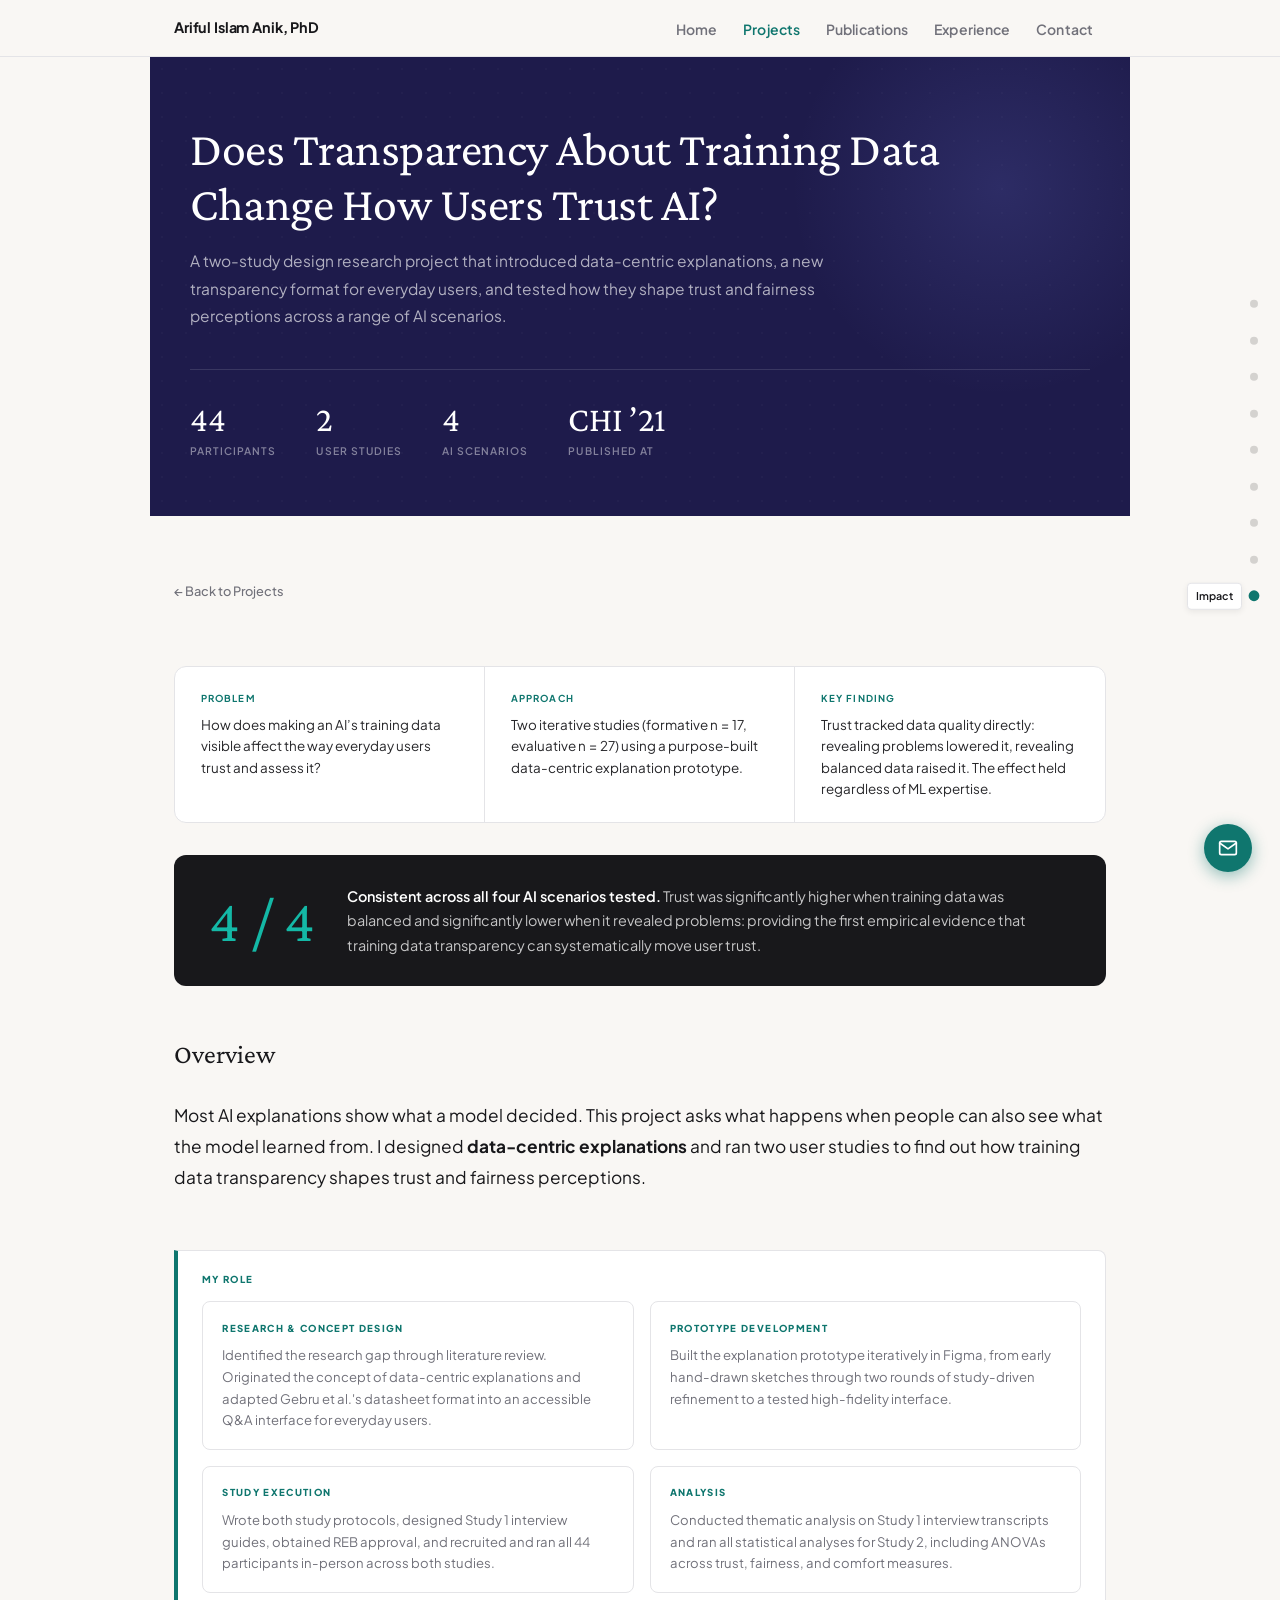
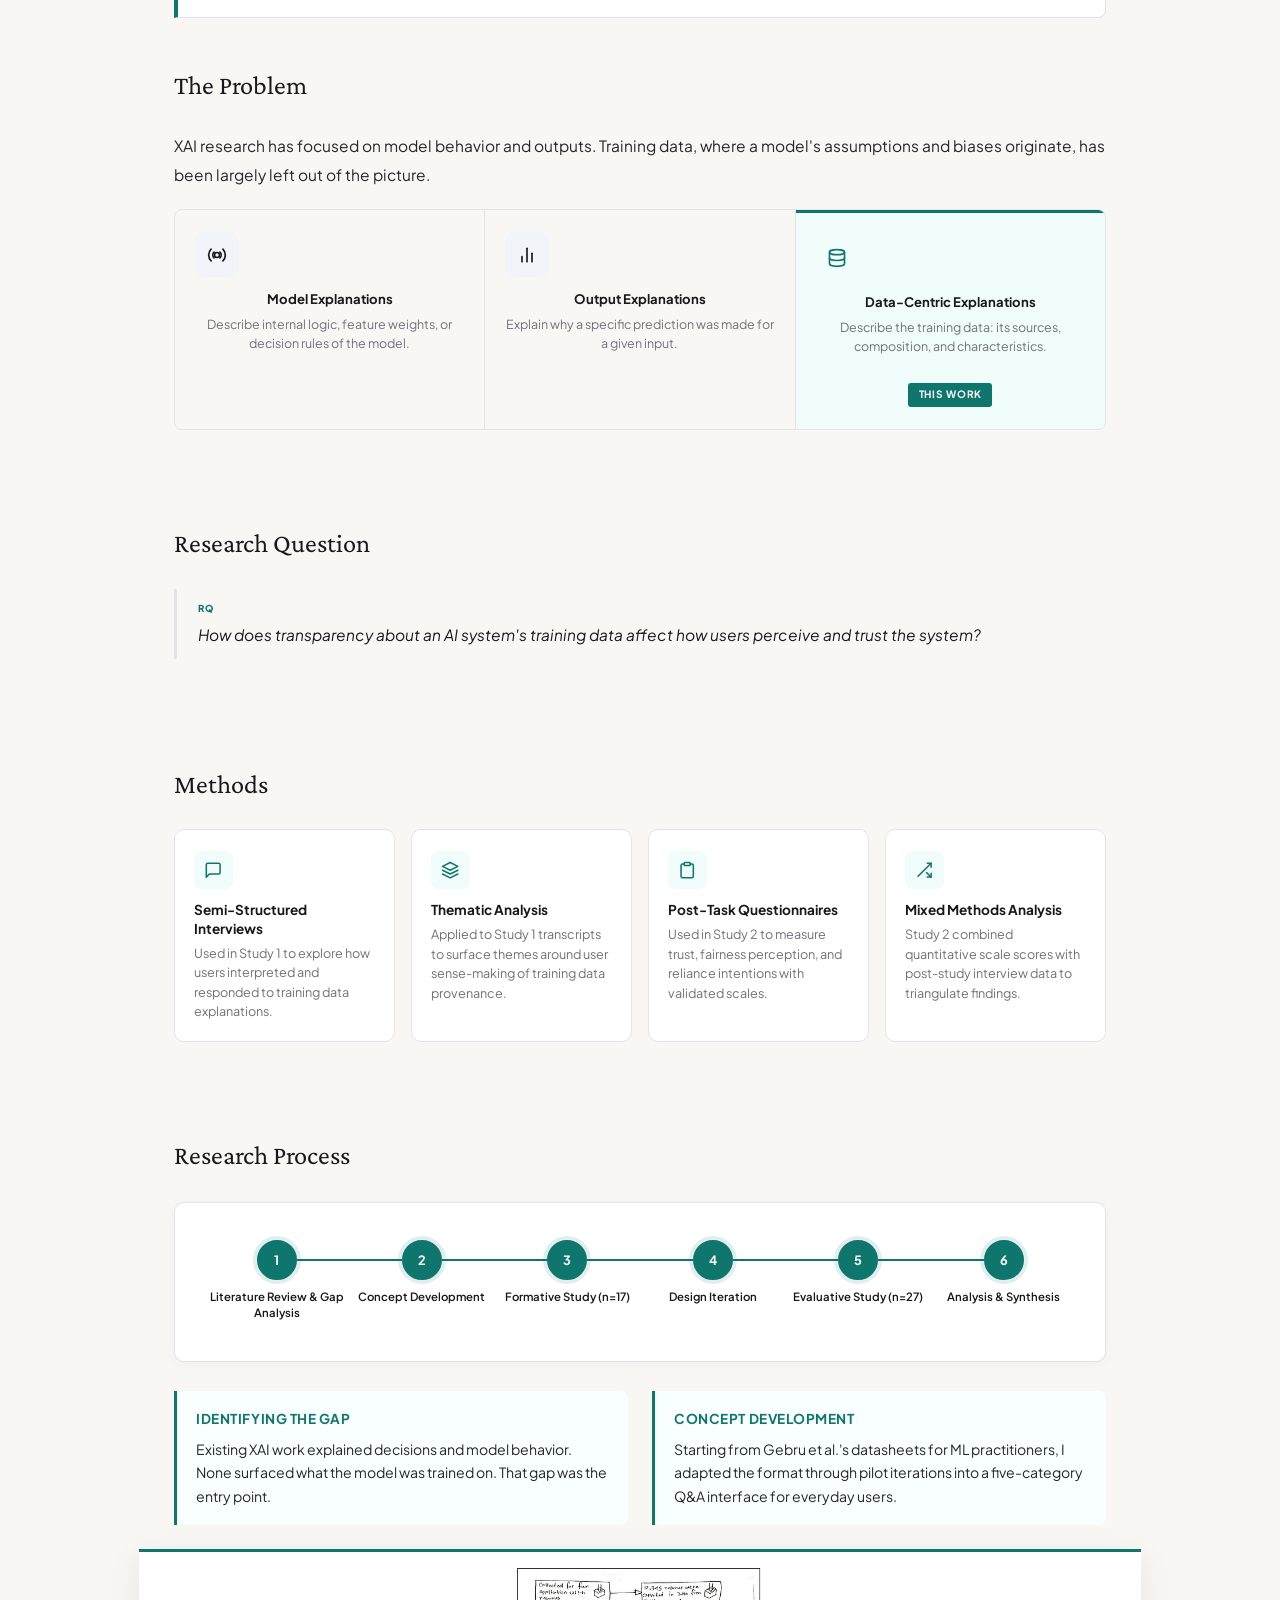
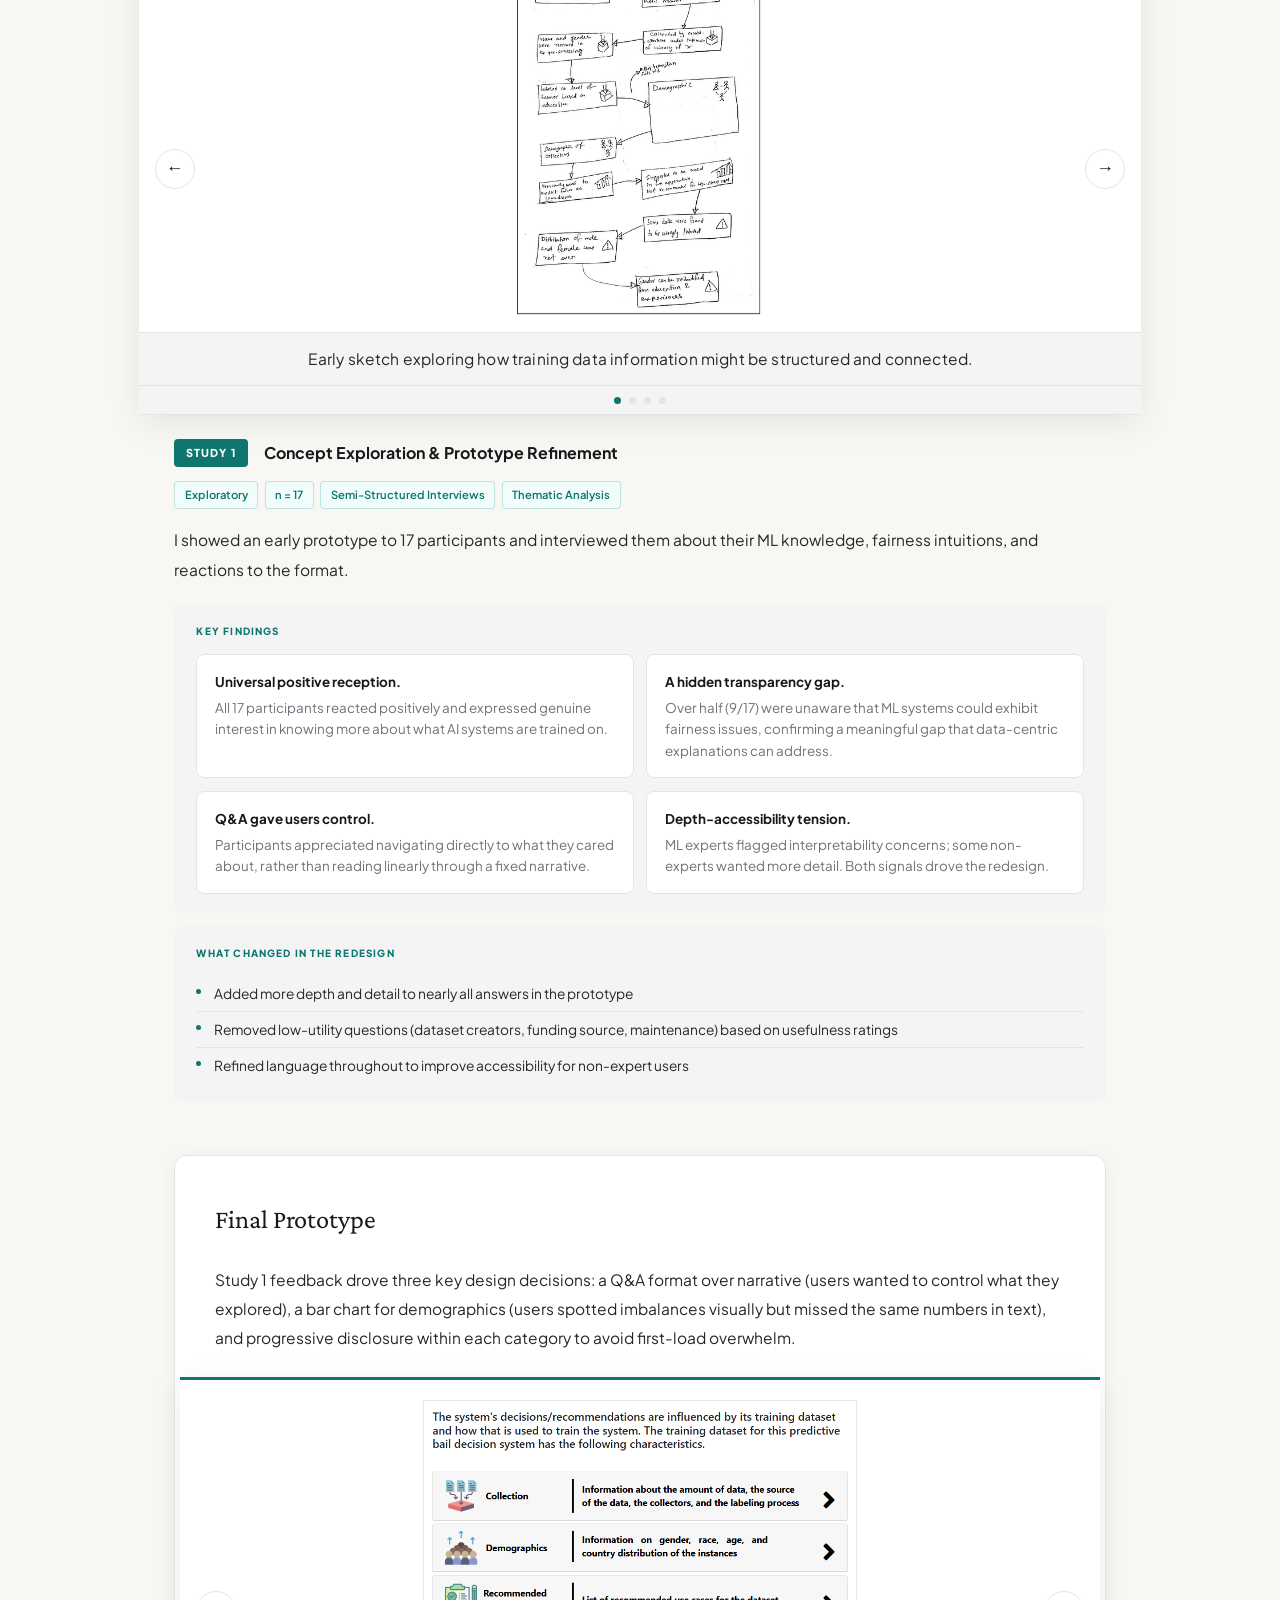
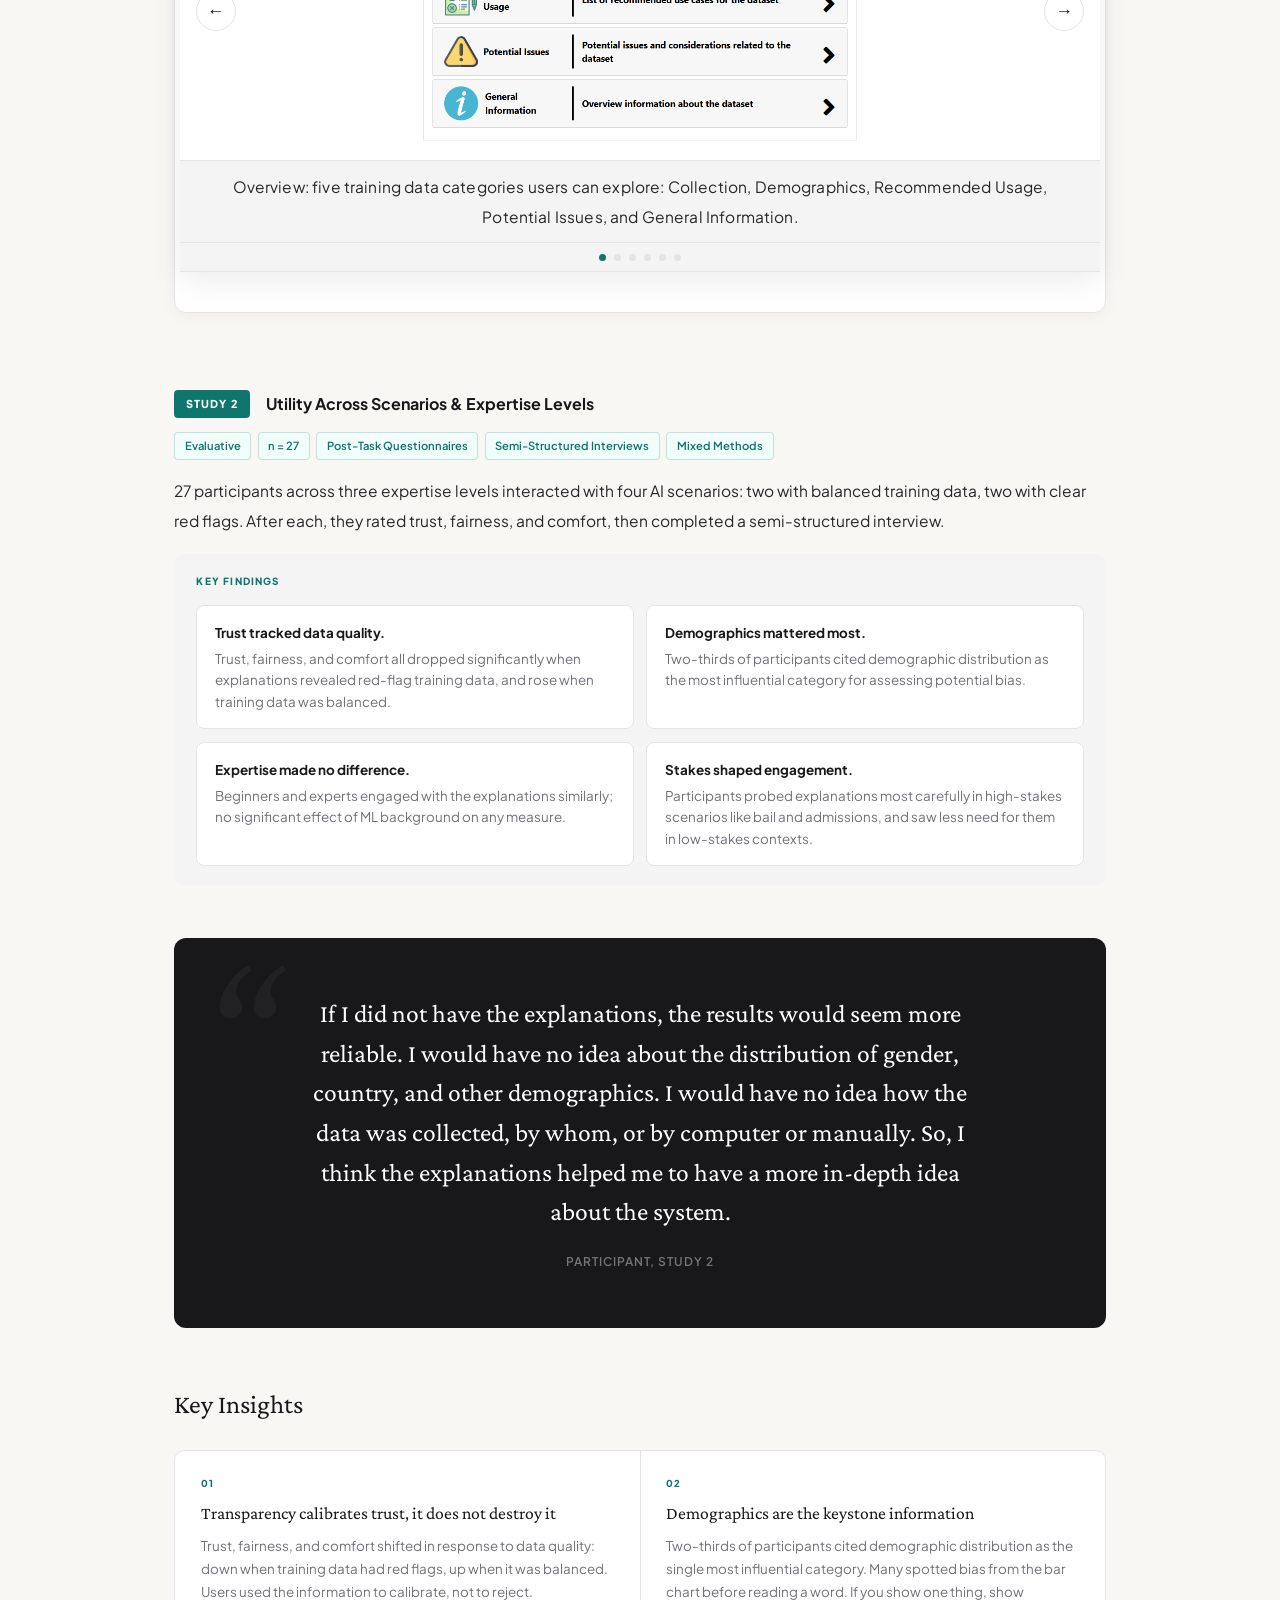
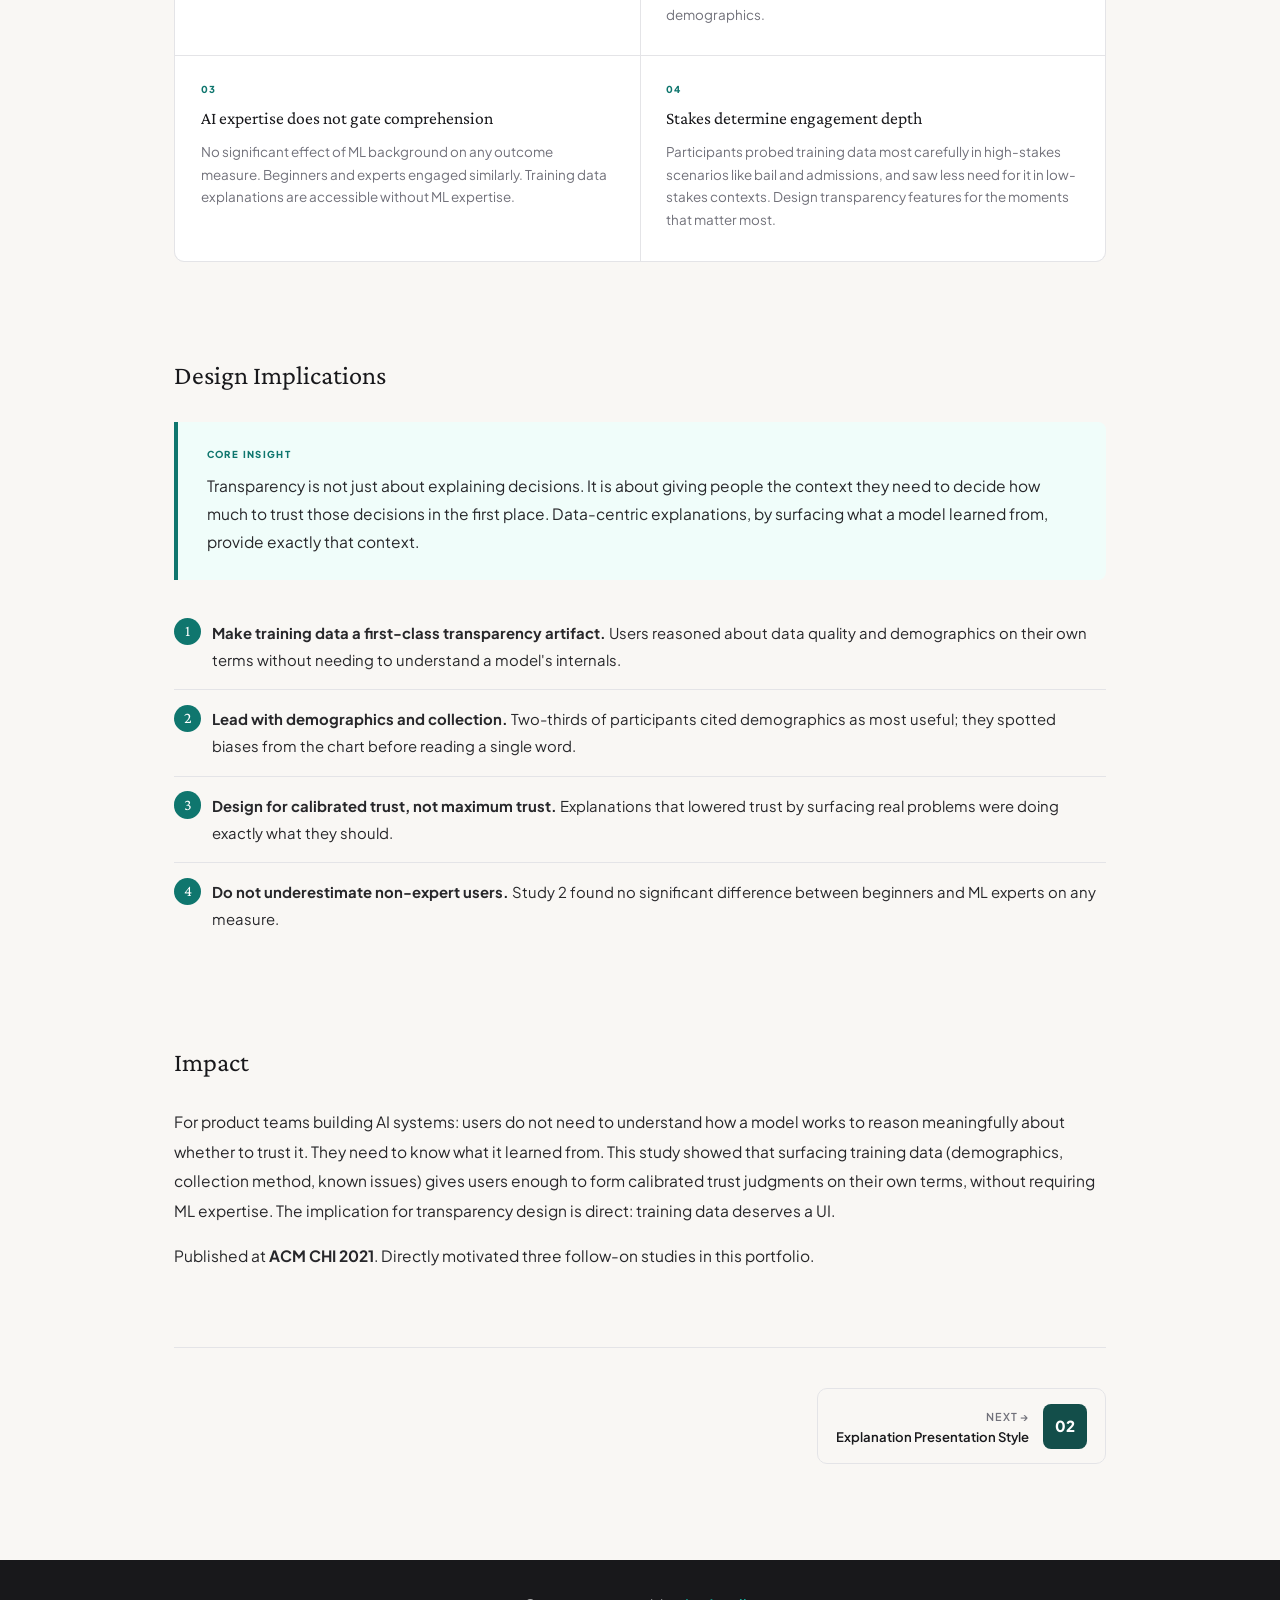
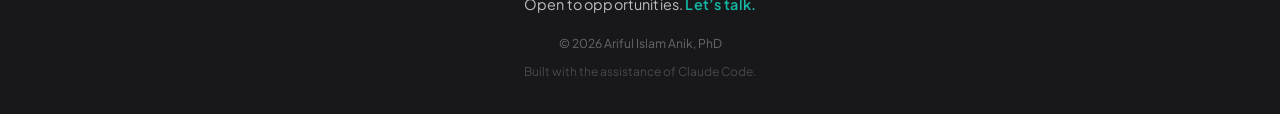
<file: project-chi2021.html>
<!DOCTYPE html>
<html lang="en">
<head>
  <meta charset="UTF-8" />
  <meta name="viewport" content="width=device-width, initial-scale=1.0" />
  <title>Does Transparency About Training Data Change How Users Trust AI? | Ariful Islam Anik, PhD</title>
  <link rel="stylesheet" href="style.css" />
</head>
<body>
<div id="readingProgress" class="reading-progress"></div>

<header class="site-header">
  <nav class="nav-inner">
    <span class="nav-brand">Ariful Islam Anik, PhD</span>
    <ul class="nav-links">
      <li><a href="index.html">Home</a></li>
      <li><a href="projects.html" class="active">Projects</a></li>
      <li><a href="publications.html">Publications</a></li>
      <li><a href="service.html">Experience</a></li>
      <li><a href="index.html#contact">Contact</a></li>
    </ul>
  </nav>
</header>

<main class="page-wrap">

  <!-- Hero -->
  <div class="proj-hero c1">
    <h1>Does Transparency About Training Data Change How Users Trust AI?</h1>
    <p class="proj-tagline">A two-study design research project that introduced data-centric explanations, a new transparency format for everyday users, and tested how they shape trust and fairness perceptions across a range of AI scenarios.</p>
    <div class="hero-stats">
      <div class="hero-stat">
        <div class="hero-stat-val">44</div>
        <div class="hero-stat-label">Participants</div>
      </div>
      <div class="hero-stat">
        <div class="hero-stat-val">2</div>
        <div class="hero-stat-label">User Studies</div>
      </div>
      <div class="hero-stat">
        <div class="hero-stat-val">4</div>
        <div class="hero-stat-label">AI Scenarios</div>
      </div>
      <div class="hero-stat">
        <div class="hero-stat-val">CHI &rsquo;21</div>
        <div class="hero-stat-label">Published At</div>
      </div>
    </div>
  </div>

  <a class="back-link" href="projects.html">← Back to Projects</a>

  <!-- TL;DR card -->
  <div class="tldr-card">
    <div class="tldr-item">
      <span class="tldr-label">Problem</span>
      <p class="tldr-text">How does making an AI&rsquo;s training data visible affect the way everyday users trust and assess it?</p>
    </div>
    <div class="tldr-item">
      <span class="tldr-label">Approach</span>
      <p class="tldr-text">Two iterative studies (formative n&thinsp;=&thinsp;17, evaluative n&thinsp;=&thinsp;27) using a purpose-built data-centric explanation prototype.</p>
    </div>
    <div class="tldr-item">
      <span class="tldr-label">Key Finding</span>
      <p class="tldr-text">Trust tracked data quality directly: revealing problems lowered it, revealing balanced data raised it. The effect held regardless of ML expertise.</p>
    </div>
  </div>

  <!-- Lead finding callout -->
  <div class="lead-finding">
    <div class="lead-finding-stat">4 / 4</div>
    <div class="lead-finding-text"><strong>Consistent across all four AI scenarios tested.</strong> Trust was significantly higher when training data was balanced and significantly lower when it revealed problems: providing the first empirical evidence that training data transparency can systematically move user trust.</div>
  </div>


  <!-- Overview -->
  <div class="detail-section">
    <h2>Overview</h2>
    <p class="section-lead">Most AI explanations show what a model decided. This project asks what happens when people can also see what the model learned from. I designed <strong>data-centric explanations</strong> and ran two user studies to find out how training data transparency shapes trust and fairness perceptions.</p>
  </div>

  <!-- My Role -->
  <div class="my-role-block">
    <div class="my-role-label">My Role</div>
    <div class="role-grid">
      <div class="role-item">
        <span class="role-item-label">Research &amp; Concept Design</span>
        <p>Identified the research gap through literature review. Originated the concept of data-centric explanations and adapted Gebru et al.'s datasheet format into an accessible Q&amp;A interface for everyday users.</p>
      </div>
      <div class="role-item">
        <span class="role-item-label">Prototype Development</span>
        <p>Built the explanation prototype iteratively in Figma, from early hand-drawn sketches through two rounds of study-driven refinement to a tested high-fidelity interface.</p>
      </div>
      <div class="role-item">
        <span class="role-item-label">Study Execution</span>
        <p>Wrote both study protocols, designed Study 1 interview guides, obtained REB approval, and recruited and ran all 44 participants in-person across both studies.</p>
      </div>
      <div class="role-item">
        <span class="role-item-label">Analysis</span>
        <p>Conducted thematic analysis on Study 1 interview transcripts and ran all statistical analyses for Study 2, including ANOVAs across trust, fairness, and comfort measures.</p>
      </div>
    </div>
  </div>

  <!-- Problem -->
  <div class="detail-section">
    <h2>The Problem</h2>

    <p>XAI research has focused on model behavior and outputs. Training data, where a model's assumptions and biases originate, has been largely left out of the picture.</p>

    <div class="xai-diagram" style="margin-top:1.2rem;">
      <div class="xai-col">
        <span class="xai-col-icon"><svg viewBox="0 0 24 24"><circle cx="12" cy="12" r="3"/><path d="M19.07 4.93a10 10 0 0 1 0 14.14"/><path d="M4.93 4.93a10 10 0 0 0 0 14.14"/><path d="M15.54 8.46a5 5 0 0 1 0 7.07"/><path d="M8.46 8.46a5 5 0 0 0 0 7.07"/></svg></span>
        <h4>Model Explanations</h4>
        <p>Describe internal logic, feature weights, or decision rules of the model.</p>
      </div>
      <div class="xai-col">
        <span class="xai-col-icon"><svg viewBox="0 0 24 24"><line x1="18" y1="20" x2="18" y2="10"/><line x1="12" y1="20" x2="12" y2="4"/><line x1="6" y1="20" x2="6" y2="14"/></svg></span>
        <h4>Output Explanations</h4>
        <p>Explain why a specific prediction was made for a given input.</p>
      </div>
      <div class="xai-col highlight">
        <span class="xai-col-icon"><svg viewBox="0 0 24 24"><ellipse cx="12" cy="5" rx="9" ry="3"/><path d="M21 12c0 1.66-4 3-9 3s-9-1.34-9-3"/><path d="M3 5v14c0 1.66 4 3 9 3s9-1.34 9-3V5"/></svg></span>
        <h4>Data-Centric Explanations</h4>
        <p>Describe the training data: its sources, composition, and characteristics.</p>
        <span class="xai-badge">This Work</span>
      </div>
    </div>
  </div>

  <!-- Research Questions -->
  <div class="detail-section">
    <h2>Research Question</h2>
    <div class="rq-block">
      <div class="rq-label">RQ</div>
      <p>How does transparency about an AI system's training data affect how users perceive and trust the system?</p>
    </div>
  </div>

  <!-- Methods -->
  <div class="detail-section">
    <h2>Methods</h2>
    <div class="method-grid" style="margin-top:0;">
      <div class="method-card">
        <span class="method-icon"><svg viewBox="0 0 24 24"><path d="M21 15a2 2 0 0 1-2 2H7l-4 4V5a2 2 0 0 1 2-2h14a2 2 0 0 1 2 2z"/></svg></span>
        <h4>Semi-Structured Interviews</h4>
        <p>Used in Study 1 to explore how users interpreted and responded to training data explanations.</p>
      </div>
      <div class="method-card">
        <span class="method-icon"><svg viewBox="0 0 24 24"><polygon points="12 2 2 7 12 12 22 7 12 2"/><polyline points="2 17 12 22 22 17"/><polyline points="2 12 12 17 22 12"/></svg></span>
        <h4>Thematic Analysis</h4>
        <p>Applied to Study 1 transcripts to surface themes around user sense-making of training data provenance.</p>
      </div>
      <div class="method-card">
        <span class="method-icon"><svg viewBox="0 0 24 24"><path d="M16 4h2a2 2 0 0 1 2 2v14a2 2 0 0 1-2 2H6a2 2 0 0 1-2-2V6a2 2 0 0 1 2-2h2"/><rect x="8" y="2" width="8" height="4" rx="1" ry="1"/></svg></span>
        <h4>Post-Task Questionnaires</h4>
        <p>Used in Study 2 to measure trust, fairness perception, and reliance intentions with validated scales.</p>
      </div>
      <div class="method-card">
        <span class="method-icon"><svg viewBox="0 0 24 24"><polyline points="16 3 21 3 21 8"/><line x1="4" y1="20" x2="21" y2="3"/><polyline points="21 16 21 21 16 21"/><line x1="15" y1="15" x2="21" y2="21"/></svg></span>
        <h4>Mixed Methods Analysis</h4>
        <p>Study 2 combined quantitative scale scores with post-study interview data to triangulate findings.</p>
      </div>
    </div>
  </div>

  <!-- Research Process -->
  <div class="detail-section">
    <h2>Research Process</h2>
    <div class="visual-wrap">
      <div class="process-steps">
        <div class="process-step active">
          <div class="step-circle">1</div>
          <div class="step-label">Literature Review &amp; Gap Analysis</div>
        </div>
        <div class="process-step active">
          <div class="step-circle">2</div>
          <div class="step-label">Concept Development</div>
        </div>
        <div class="process-step active">
          <div class="step-circle">3</div>
          <div class="step-label">Formative Study (n=17)</div>
        </div>
        <div class="process-step active">
          <div class="step-circle">4</div>
          <div class="step-label">Design Iteration</div>
        </div>
        <div class="process-step active">
          <div class="step-circle">5</div>
          <div class="step-label">Evaluative Study (n=27)</div>
        </div>
        <div class="process-step active">
          <div class="step-circle">6</div>
          <div class="step-label">Analysis &amp; Synthesis</div>
        </div>
      </div>
    </div>

    <div class="process-narrative">
      <div class="process-narrative-block">
        <h4>Identifying the Gap</h4>
        <p>Existing XAI work explained decisions and model behavior. None surfaced what the model was trained on. That gap was the entry point.</p>
      </div>
      <div class="process-narrative-block">
        <h4>Concept Development</h4>
        <p>Starting from Gebru et al.'s datasheets for ML practitioners, I adapted the format through pilot iterations into a five-category Q&A interface for everyday users.</p>
      </div>
    </div>

    <div class="carousel" id="chi2021-carousel">
      <div class="carousel-track">
        <button class="carousel-btn prev" aria-label="Previous">&#8592;</button>
        <button class="carousel-btn next" aria-label="Next">&#8594;</button>
        <div class="carousel-slide active">
          <img src="images/chi2021-sketch1.png" alt="Early sketch exploring information flow and structure" />
          <p class="carousel-caption">Early sketch exploring how training data information might be structured and connected.</p>
        </div>
        <div class="carousel-slide">
          <img src="images/chi2021-sketch2.png" alt="Sketch of information categories including collection, demographics, issues, and usage" />
          <p class="carousel-caption">Sketching out the information categories: collection, demographics, issues, and usage.</p>
        </div>
        <div class="carousel-slide">
          <img src="images/chi2021-sketch3.png" alt="Refined low-fidelity prototype sketch" />
          <p class="carousel-caption">A more refined low-fidelity prototype before moving to digital prototyping.</p>
        </div>
        <div class="carousel-slide">
          <img src="images/chi2021-sketch4.png" alt="Digital low-fidelity prototype" class="carousel-img-bordered" />
          <p class="carousel-caption">A digital low-fidelity prototype exploring the question-based presentation of training data information.</p>
        </div>
      </div>
      <div class="carousel-controls">
        <div class="carousel-dots">
          <button class="carousel-dot active" aria-label="Slide 1"></button>
          <button class="carousel-dot" aria-label="Slide 2"></button>
          <button class="carousel-dot" aria-label="Slide 3"></button>
          <button class="carousel-dot" aria-label="Slide 4"></button>
        </div>
      </div>
    </div>

    <!-- Study 1 -->
    <div class="study-block">
      <div class="study-block-header">
        <div class="study-block-badge">Study 1</div>
        <div class="study-block-title">Concept Exploration &amp; Prototype Refinement</div>
      </div>
      <div class="study-block-tags">
        <span class="study-tag">Exploratory</span>
        <span class="study-tag">n = 17</span>
        <span class="study-tag">Semi-Structured Interviews</span>
        <span class="study-tag">Thematic Analysis</span>
      </div>
      <p>I showed an early prototype to 17 participants and interviewed them about their ML knowledge, fairness intuitions, and reactions to the format.</p>
      <div class="study-takeaway">
        <div class="study-takeaway-label">Key Findings</div>
        <div class="finding-chips">
          <div class="finding-chip">
            <p><strong>Universal positive reception.</strong> All 17 participants reacted positively and expressed genuine interest in knowing more about what AI systems are trained on.</p>
          </div>
          <div class="finding-chip">
            <p><strong>A hidden transparency gap.</strong> Over half (9/17) were unaware that ML systems could exhibit fairness issues, confirming a meaningful gap that data-centric explanations can address.</p>
          </div>
          <div class="finding-chip">
            <p><strong>Q&amp;A gave users control.</strong> Participants appreciated navigating directly to what they cared about, rather than reading linearly through a fixed narrative.</p>
          </div>
          <div class="finding-chip">
            <p><strong>Depth-accessibility tension.</strong> ML experts flagged interpretability concerns; some non-experts wanted more detail. Both signals drove the redesign.</p>
          </div>
        </div>
      </div>
      <div class="study-takeaway" style="margin-top:0.8rem;">
        <div class="study-takeaway-label">What Changed in the Redesign</div>
        <ul class="iteration-list">
          <li>Added more depth and detail to nearly all answers in the prototype</li>
          <li>Removed low-utility questions (dataset creators, funding source, maintenance) based on usefulness ratings</li>
          <li>Refined language throughout to improve accessibility for non-expert users</li>
        </ul>
      </div>
    </div>

  </div>

  <!-- Prototype carousel -->
  <div class="detail-section featured">
    <h2>Final Prototype</h2>
    <p>Study 1 feedback drove three key design decisions: a Q&amp;A format over narrative (users wanted to control what they explored), a bar chart for demographics (users spotted imbalances visually but missed the same numbers in text), and progressive disclosure within each category to avoid first-load overwhelm.</p>
    <div class="carousel" id="chi2021-prototype-carousel">
      <div class="carousel-track">
        <button class="carousel-btn prev" aria-label="Previous">&#8592;</button>
        <button class="carousel-btn next" aria-label="Next">&#8594;</button>
        <div class="carousel-slide active">
          <img src="images/chi2021-hifi-pic1.png" alt="Hi-fi prototype screen 1" />
          <p class="carousel-caption">Overview: five training data categories users can explore: Collection, Demographics, Recommended Usage, Potential Issues, and General Information.</p>
        </div>
        <div class="carousel-slide">
          <img src="images/chi2021-hifi-pic2.png" alt="Hi-fi prototype screen 2" />
          <p class="carousel-caption">Collection: Q&amp;A cards covering how much data was collected, where it came from, who collected it, and how labeling was done.</p>
        </div>
        <div class="carousel-slide">
          <img src="images/chi2021-hifi-pic3.png" alt="Hi-fi prototype screen 3" />
          <p class="carousel-caption">Demographics: a gender distribution bar chart (80% male, 20% female) alongside questions about age, race, and geographic distribution.</p>
        </div>
        <div class="carousel-slide">
          <img src="images/chi2021-hifi-pic4.png" alt="Hi-fi prototype screen 4" />
          <p class="carousel-caption">Recommended Usage: suggested use cases, contexts where the system should not be applied, and additional usage considerations.</p>
        </div>
        <div class="carousel-slide">
          <img src="images/chi2021-hifi-pic5.png" alt="Hi-fi prototype screen 5" />
          <p class="carousel-caption">Potential Issues: known errors in the dataset (3.75% error rate), ethical review status, and whether the data contains sensitive information.</p>
        </div>
        <div class="carousel-slide">
          <img src="images/chi2021-hifi-pic6.png" alt="Hi-fi prototype screen 6" />
          <p class="carousel-caption">General Information: dataset release and collection dates, prior use cases, consent procedures, and public availability status.</p>
        </div>
      </div>
      <div class="carousel-controls">
        <div class="carousel-dots">
          <button class="carousel-dot active" aria-label="Slide 1"></button>
          <button class="carousel-dot" aria-label="Slide 2"></button>
          <button class="carousel-dot" aria-label="Slide 3"></button>
          <button class="carousel-dot" aria-label="Slide 4"></button>
          <button class="carousel-dot" aria-label="Slide 5"></button>
          <button class="carousel-dot" aria-label="Slide 6"></button>
        </div>
      </div>
    </div>
  </div>

  <!-- Study 2 -->
  <div class="detail-section">
    <div class="study-block">
      <div class="study-block-header">
        <div class="study-block-badge">Study 2</div>
        <div class="study-block-title">Utility Across Scenarios &amp; Expertise Levels</div>
      </div>
      <div class="study-block-tags">
        <span class="study-tag">Evaluative</span>
        <span class="study-tag">n = 27</span>
        <span class="study-tag">Post-Task Questionnaires</span>
        <span class="study-tag">Semi-Structured Interviews</span>
        <span class="study-tag">Mixed Methods</span>
      </div>
      <p>27 participants across three expertise levels interacted with four AI scenarios: two with balanced training data, two with clear red flags. After each, they rated trust, fairness, and comfort, then completed a semi-structured interview.</p>
      <div class="study-takeaway">
        <div class="study-takeaway-label">Key Findings</div>
        <div class="finding-chips">
          <div class="finding-chip">
            <p><strong>Trust tracked data quality.</strong> Trust, fairness, and comfort all dropped significantly when explanations revealed red-flag training data, and rose when training data was balanced.</p>
          </div>
          <div class="finding-chip">
            <p><strong>Demographics mattered most.</strong> Two-thirds of participants cited demographic distribution as the most influential category for assessing potential bias.</p>
          </div>
          <div class="finding-chip">
            <p><strong>Expertise made no difference.</strong> Beginners and experts engaged with the explanations similarly; no significant effect of ML background on any measure.</p>
          </div>
          <div class="finding-chip">
            <p><strong>Stakes shaped engagement.</strong> Participants probed explanations most carefully in high-stakes scenarios like bail and admissions, and saw less need for them in low-stakes contexts.</p>
          </div>
        </div>
      </div>
    </div>
  </div>

  <!-- Pull quote -->
  <div class="pull-quote">
    <blockquote>If I did not have the explanations, the results would seem more reliable. I would have no idea about the distribution of gender, country, and other demographics. I would have no idea how the data was collected, by whom, or by computer or manually. So, I think the explanations helped me to have a more in-depth idea about the system.</blockquote>
    <cite>Participant, Study 2</cite>
  </div>

  <!-- Key Insights -->
  <div class="detail-section">
    <h2>Key Insights</h2>
    <div class="insight-grid">
      <div class="insight-card">
        <span class="insight-num">01</span>
        <h4>Transparency calibrates trust, it does not destroy it</h4>
        <p>Trust, fairness, and comfort shifted in response to data quality: down when training data had red flags, up when it was balanced. Users used the information to calibrate, not to reject.</p>
      </div>
      <div class="insight-card">
        <span class="insight-num">02</span>
        <h4>Demographics are the keystone information</h4>
        <p>Two-thirds of participants cited demographic distribution as the single most influential category. Many spotted bias from the bar chart before reading a word. If you show one thing, show demographics.</p>
      </div>
      <div class="insight-card">
        <span class="insight-num">03</span>
        <h4>AI expertise does not gate comprehension</h4>
        <p>No significant effect of ML background on any outcome measure. Beginners and experts engaged similarly. Training data explanations are accessible without ML expertise.</p>
      </div>
      <div class="insight-card">
        <span class="insight-num">04</span>
        <h4>Stakes determine engagement depth</h4>
        <p>Participants probed training data most carefully in high-stakes scenarios like bail and admissions, and saw less need for it in low-stakes contexts. Design transparency features for the moments that matter most.</p>
      </div>
    </div>
  </div>

  <!-- Implications -->
  <div class="detail-section">
    <h2>Design Implications</h2>
    <div class="highlight-box">
      <h4>Core Insight</h4>
      <p>Transparency is not just about explaining decisions. It is about giving people the context they need to decide how much to trust those decisions in the first place. Data-centric explanations, by surfacing what a model learned from, provide exactly that context.</p>
    </div>
    <ol class="impl-list">
      <li><strong>Make training data a first-class transparency artifact.</strong> Users reasoned about data quality and demographics on their own terms without needing to understand a model's internals.</li>
      <li><strong>Lead with demographics and collection.</strong> Two-thirds of participants cited demographics as most useful; they spotted biases from the chart before reading a single word.</li>
      <li><strong>Design for calibrated trust, not maximum trust.</strong> Explanations that lowered trust by surfacing real problems were doing exactly what they should.</li>
      <li><strong>Do not underestimate non-expert users.</strong> Study 2 found no significant difference between beginners and ML experts on any measure.</li>
    </ol>
  </div>

  <!-- Impact -->
  <div class="detail-section">
    <h2>Impact</h2>
    <p>For product teams building AI systems: users do not need to understand how a model works to reason meaningfully about whether to trust it. They need to know what it learned from. This study showed that surfacing training data (demographics, collection method, known issues) gives users enough to form calibrated trust judgments on their own terms, without requiring ML expertise. The implication for transparency design is direct: training data deserves a UI.</p>
    <p>Published at <strong>ACM CHI 2021</strong>. Directly motivated three follow-on studies in this portfolio.</p>
  </div>

  <!-- What I'd do differently -->
  <div class="detail-section" style="display:none;">
    <h2>What I&rsquo;d Do Differently</h2>
    <p>Study 1&rsquo;s qualitative sample of 22 was sufficient for saturation, but a concurrent think-aloud during explanation exposure (rather than retrospective interview) would have captured real-time sense-making more directly. In Study 2, the between-subjects design controlled for learning effects but made it impossible to track how individual trust calibration shifts as users explore multiple explanations over time. A longitudinal component, even a short one, would have made that trajectory visible and actionable for designers.</p>
  </div>

  <!-- Project navigation -->
  <div class="proj-pagination">
    <span></span>
    <a href="project-vlhcc2024.html" class="proj-pag-item next">
      <div class="proj-pag-text">
        <span class="proj-pag-label">Next &rarr;</span>
        <span class="proj-pag-title">Explanation Presentation Style</span>
      </div>
      <div class="proj-pag-chip c2">02</div>
    </a>
  </div>

</main>

<script>
  document.querySelectorAll('.carousel').forEach(carousel => {
    const slides = carousel.querySelectorAll('.carousel-slide');
    const dots = carousel.querySelectorAll('.carousel-dot');
    let current = 0;

    function goTo(index) {
      slides[current].classList.remove('active');
      dots[current].classList.remove('active');
      current = (index + slides.length) % slides.length;
      slides[current].classList.add('active');
      dots[current].classList.add('active');
    }

    carousel.querySelector('.prev').addEventListener('click', () => goTo(current - 1));
    carousel.querySelector('.next').addEventListener('click', () => goTo(current + 1));
    dots.forEach((dot, i) => dot.addEventListener('click', () => goTo(i)));
  });
</script>

<script>
(function () {
  if (window.matchMedia('(prefers-reduced-motion: reduce)').matches) return;
  var vh = window.innerHeight;

  var sections = document.querySelectorAll('.detail-section, .my-role-block, .pull-quote, .proj-pagination, .highlight-box');
  var sObs = new IntersectionObserver(function (entries) {
    entries.forEach(function (e) {
      if (!e.isIntersecting) return;
      e.target.style.opacity = '1';
      e.target.style.transform = 'translateY(0)';
      sObs.unobserve(e.target);
    });
  }, { threshold: 0.06 });
  sections.forEach(function (el) {
    if (el.getBoundingClientRect().top >= vh * 0.92) {
      el.style.opacity = '0';
      el.style.transform = 'translateY(22px)';
      el.style.transition = 'opacity 0.55s ease, transform 0.55s ease';
      sObs.observe(el);
    }
  });

  document.querySelectorAll('.method-grid, .insight-grid, .finding-chips').forEach(function (grid) {
    if (grid.getBoundingClientRect().top < vh * 0.92) return;
    Array.from(grid.children).forEach(function (child, i) {
      child.style.opacity = '0';
      child.style.transform = 'translateY(16px)';
      child.style.transition = 'opacity 0.4s ease ' + (i * 90) + 'ms, transform 0.4s ease ' + (i * 90) + 'ms';
    });
    var gObs = new IntersectionObserver(function (entries) {
      entries.forEach(function (e) {
        if (!e.isIntersecting) return;
        Array.from(e.target.children).forEach(function (child) {
          child.style.opacity = '1';
          child.style.transform = 'translateY(0)';
        });
        gObs.unobserve(e.target);
      });
    }, { threshold: 0.1 });
    gObs.observe(grid);
  });

  document.querySelectorAll('.hero-stat-val').forEach(function (el) {
    var raw = el.textContent.trim();
    if (!/^\d/.test(raw)) return;
    var num = parseFloat(raw);
    if (isNaN(num)) return;
    var isInt = raw.indexOf('.') === -1;
    var cObs = new IntersectionObserver(function (entries) {
      entries.forEach(function (e) {
        if (!e.isIntersecting) return;
        var start = performance.now();
        function tick(now) {
          var t = Math.min((now - start) / 900, 1);
          var eased = 1 - Math.pow(1 - t, 3);
          el.textContent = isInt ? Math.round(num * eased) : (num * eased).toFixed(1);
          if (t < 1) requestAnimationFrame(tick); else el.textContent = raw;
        }
        requestAnimationFrame(tick);
        cObs.unobserve(el);
      });
    }, { threshold: 0.5 });
    cObs.observe(el);
  });
})();
</script>

<footer class="site-footer">
  <p class="footer-cta">Open to opportunities. <a href="mailto:anik.mdariful@gmail.com">Let&rsquo;s talk.</a></p>
  <p>&copy; 2026 Ariful Islam Anik, PhD</p>
  <p style="font-size: 0.75rem; margin-top: 0.4rem; opacity: 0.6;">Built with the assistance of <a href="https://claude.ai/code" target="_blank" rel="noopener">Claude Code</a>.</p>
</footer>

<script>
(function () {
  var bar = document.getElementById('readingProgress');
  if (!bar) return;
  window.addEventListener('scroll', function () {
    var scrolled = document.documentElement.scrollTop;
    var total = document.documentElement.scrollHeight - document.documentElement.clientHeight;
    bar.style.width = total > 0 ? (scrolled / total * 100) + '%' : '0%';
  }, { passive: true });
})();
</script>

<nav class="page-toc" id="pageToc"></nav>
<a class="back-float" href="projects.html" id="backFloat">&#8592; Projects</a>
<script>
(function () {
  var toc = document.getElementById('pageToc');
  var headings = Array.from(document.querySelectorAll('.page-wrap h2')).filter(function (h) {
    return !h.closest('[style*="display:none"]');
  });
  headings.forEach(function (h, i) {
    if (!h.id) h.id = 'sec-' + i;
    var a = document.createElement('a');
    a.className = 'toc-dot'; a.href = '#' + h.id;
    a.innerHTML = '<span class="toc-dot-label">' + h.textContent + '</span><span class="toc-dot-circle"></span>';
    a.addEventListener('click', function (e) {
      e.preventDefault();
      document.getElementById(h.id).scrollIntoView({ behavior: 'smooth', block: 'start' });
    });
    toc.appendChild(a);
  });
  var dots = toc.querySelectorAll('.toc-dot');
  var secObs = new IntersectionObserver(function (entries) {
    entries.forEach(function (e) {
      if (e.isIntersecting) {
        dots.forEach(function (d) { d.classList.remove('active'); });
        var idx = headings.indexOf(e.target);
        if (idx >= 0) dots[idx].classList.add('active');
      }
    });
  }, { rootMargin: '-15% 0px -75% 0px' });
  headings.forEach(function (h) { secObs.observe(h); });

  var backBtn = document.getElementById('backFloat');
  window.addEventListener('scroll', function () {
    backBtn.classList.toggle('visible', document.documentElement.scrollTop > 400);
  }, { passive: true });
})();
</script>

<button class="contact-float" id="contactFloat" aria-label="Copy email address">
  <svg viewBox="0 0 24 24"><path d="M4 4h16c1.1 0 2 .9 2 2v12c0 1.1-.9 2-2 2H4c-1.1 0-2-.9-2-2V6c0-1.1.9-2 2-2z"/><polyline points="22,6 12,13 2,6"/></svg>
  <span class="contact-float-tip" id="contactTip">Copy email</span>
</button>
<script>
(function () {
  var btn = document.getElementById('contactFloat');
  var tip = document.getElementById('contactTip');
  if (!btn) return;
  btn.addEventListener('click', function () {
    navigator.clipboard.writeText('anik.mdariful@gmail.com').then(function () {
      tip.textContent = 'Copied!';
      btn.classList.add('show-tip');
      setTimeout(function () {
        tip.textContent = 'Copy email';
        btn.classList.remove('show-tip');
      }, 2000);
    });
  });
})();
</script>
</body>
</html>
</file>
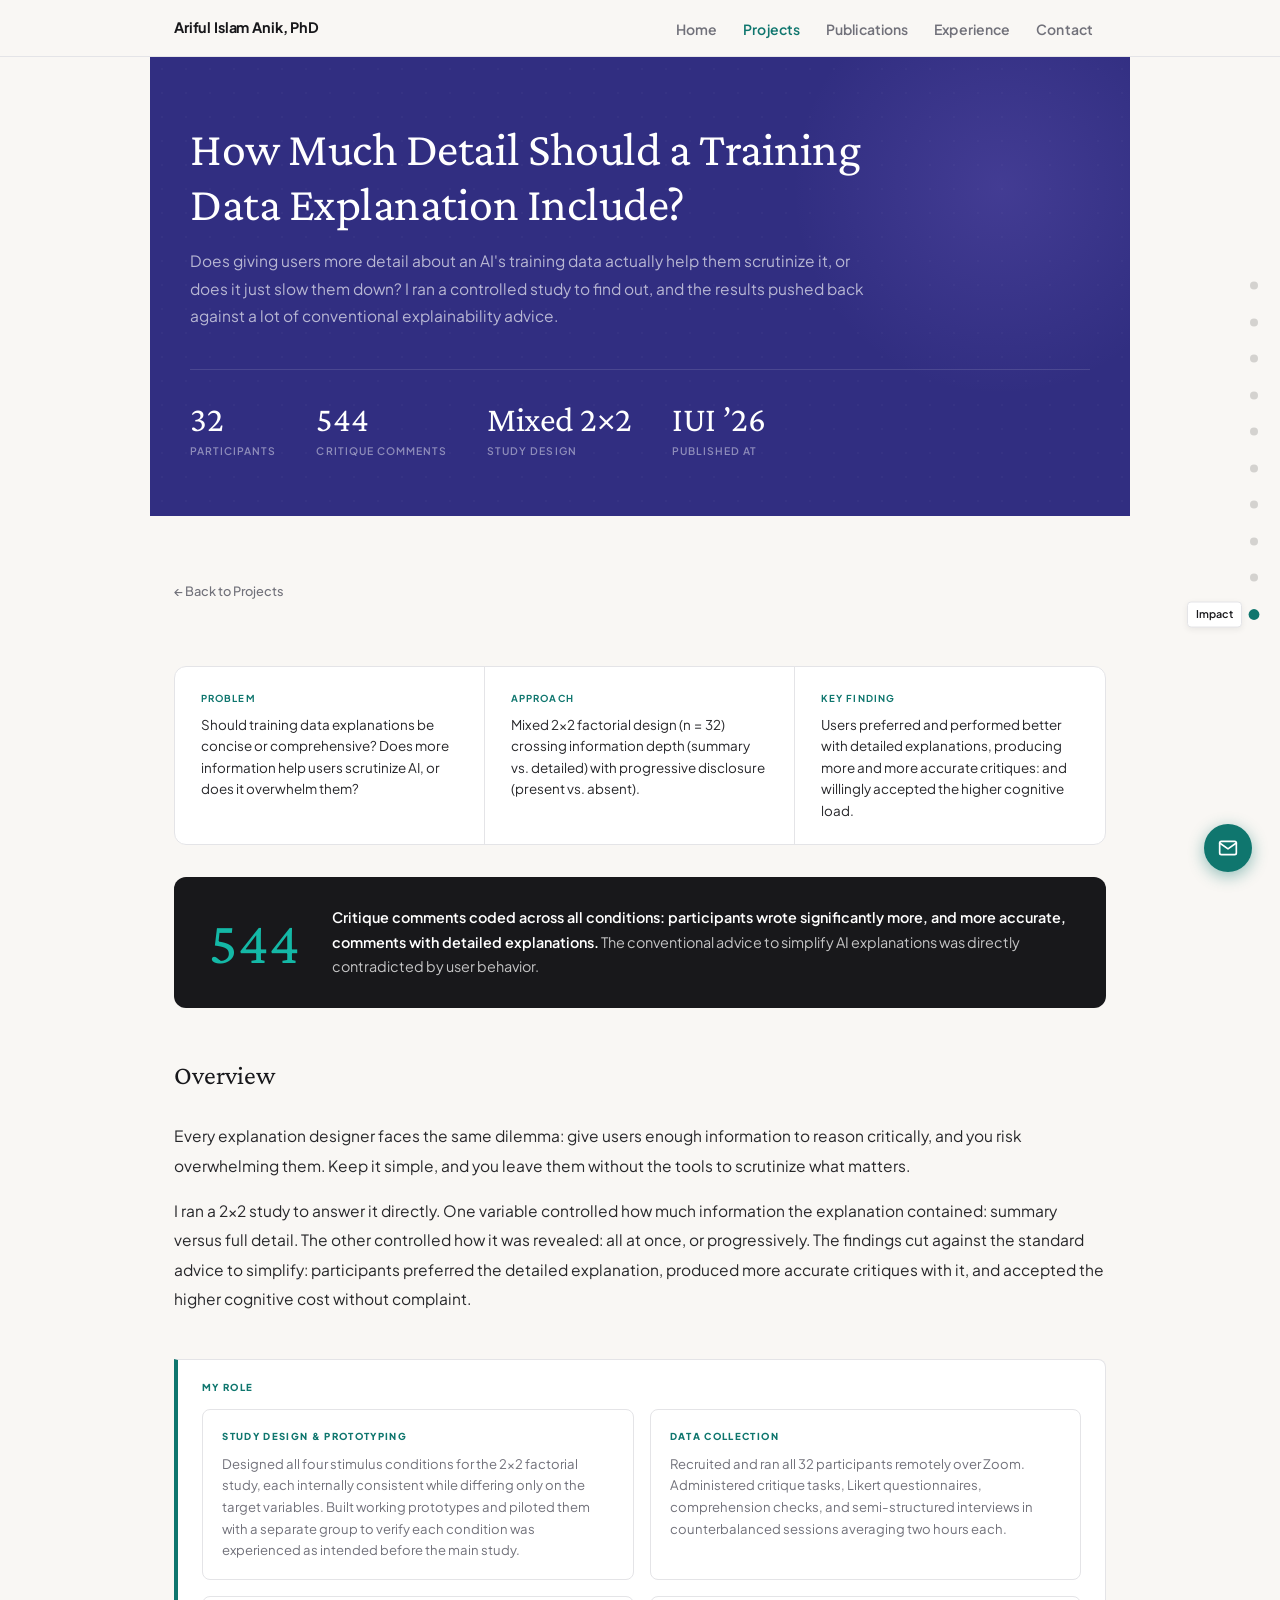
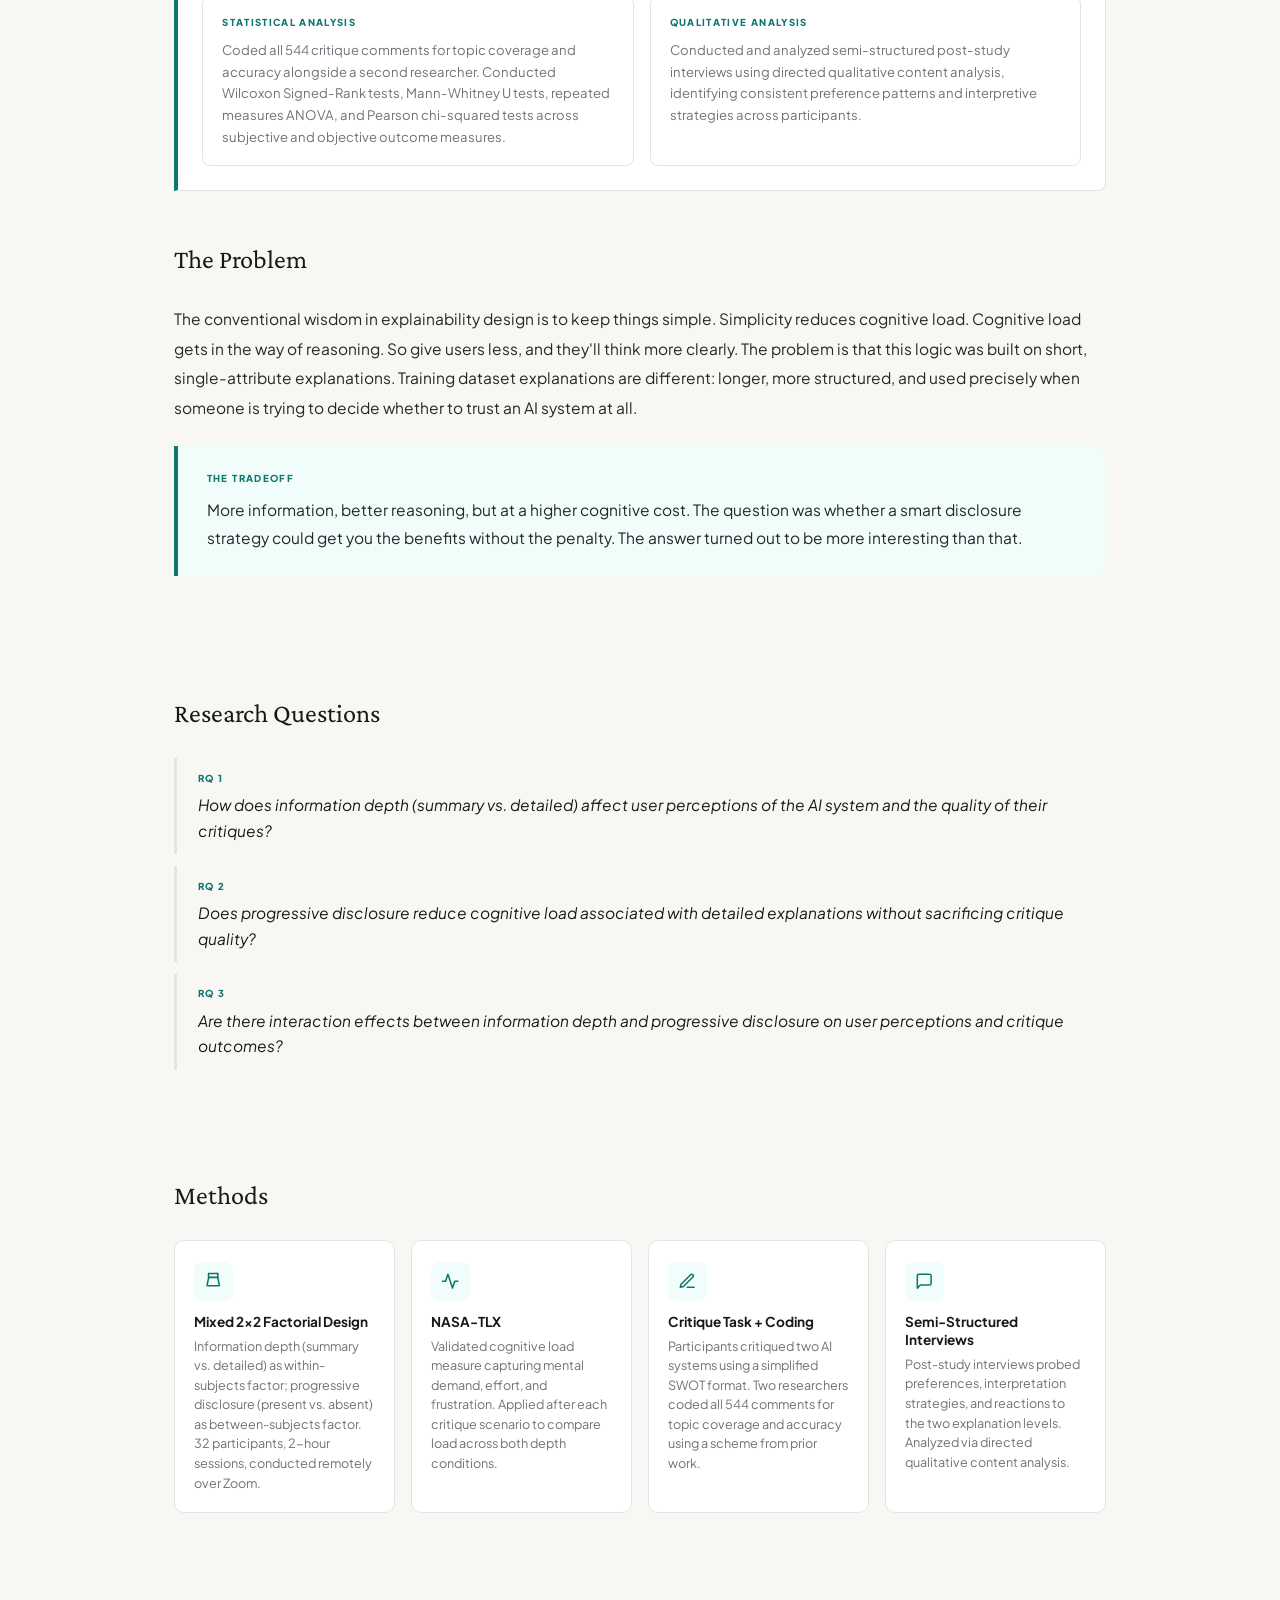
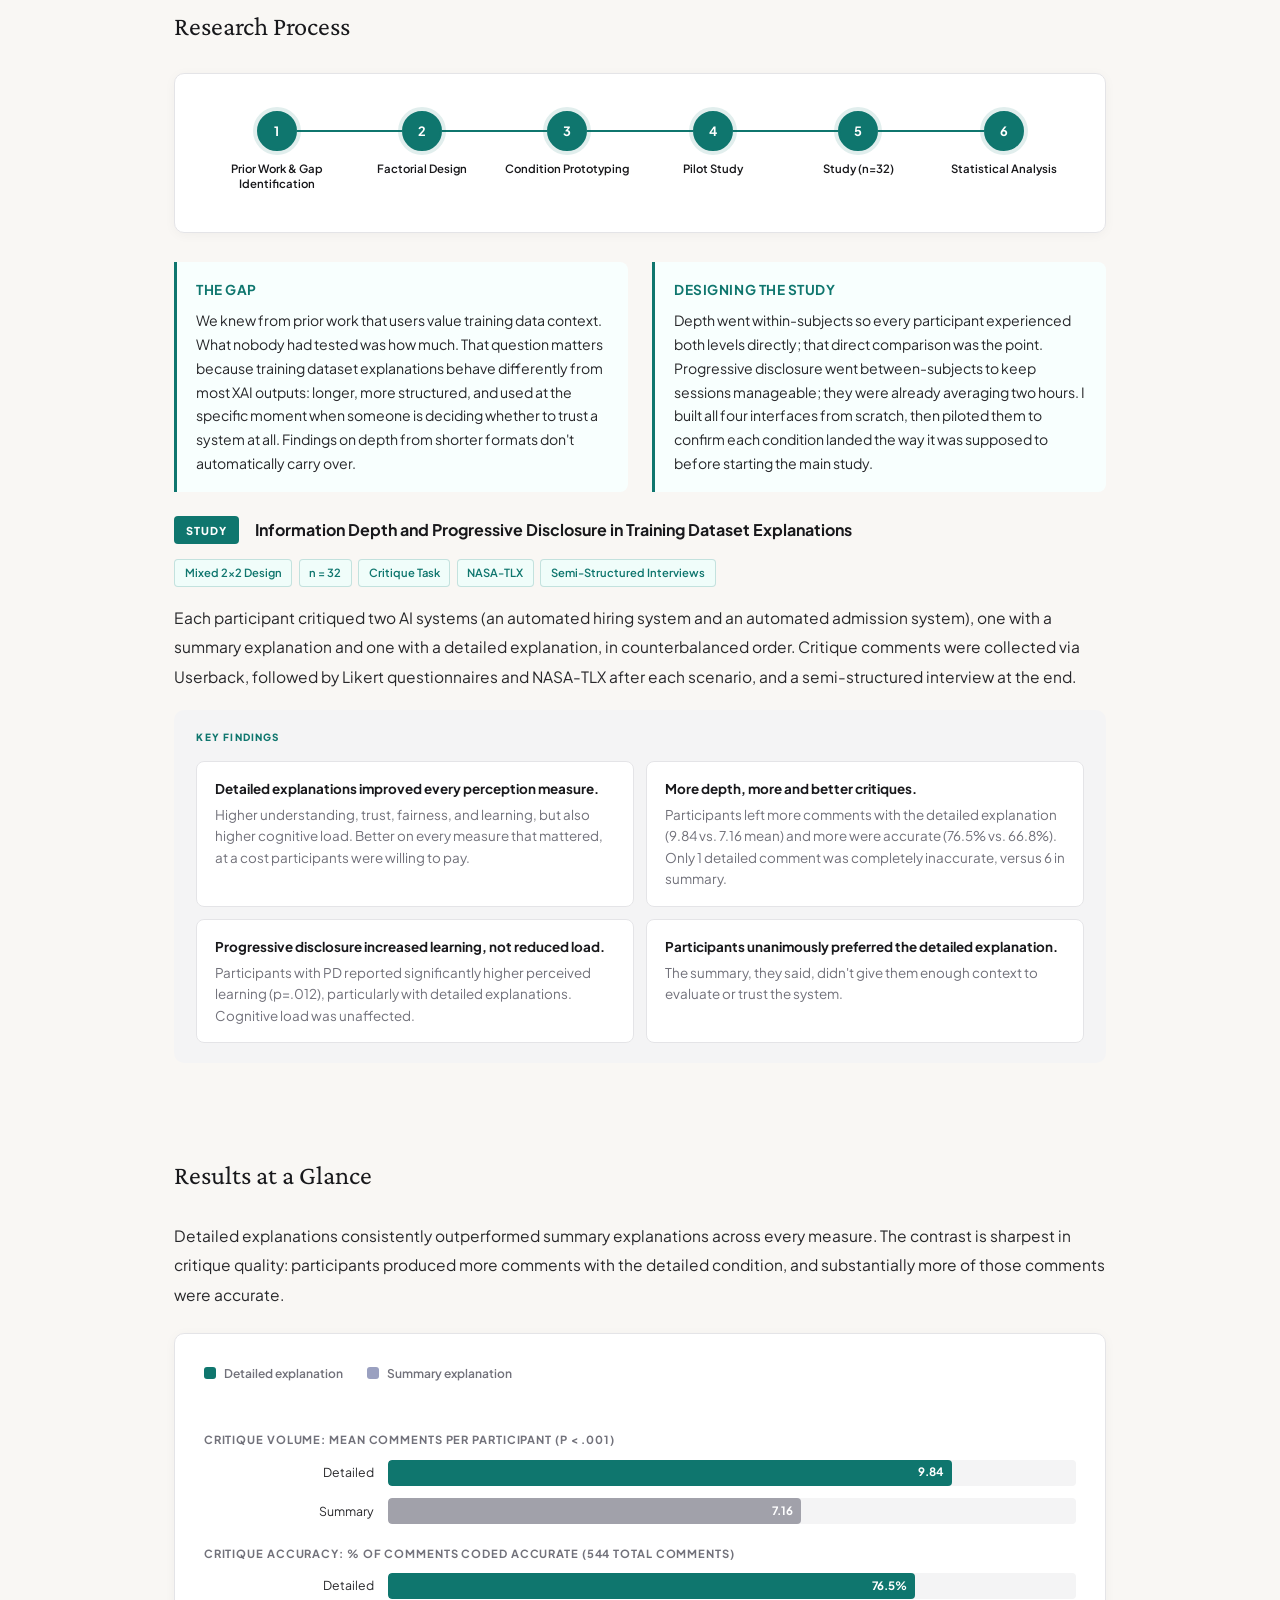
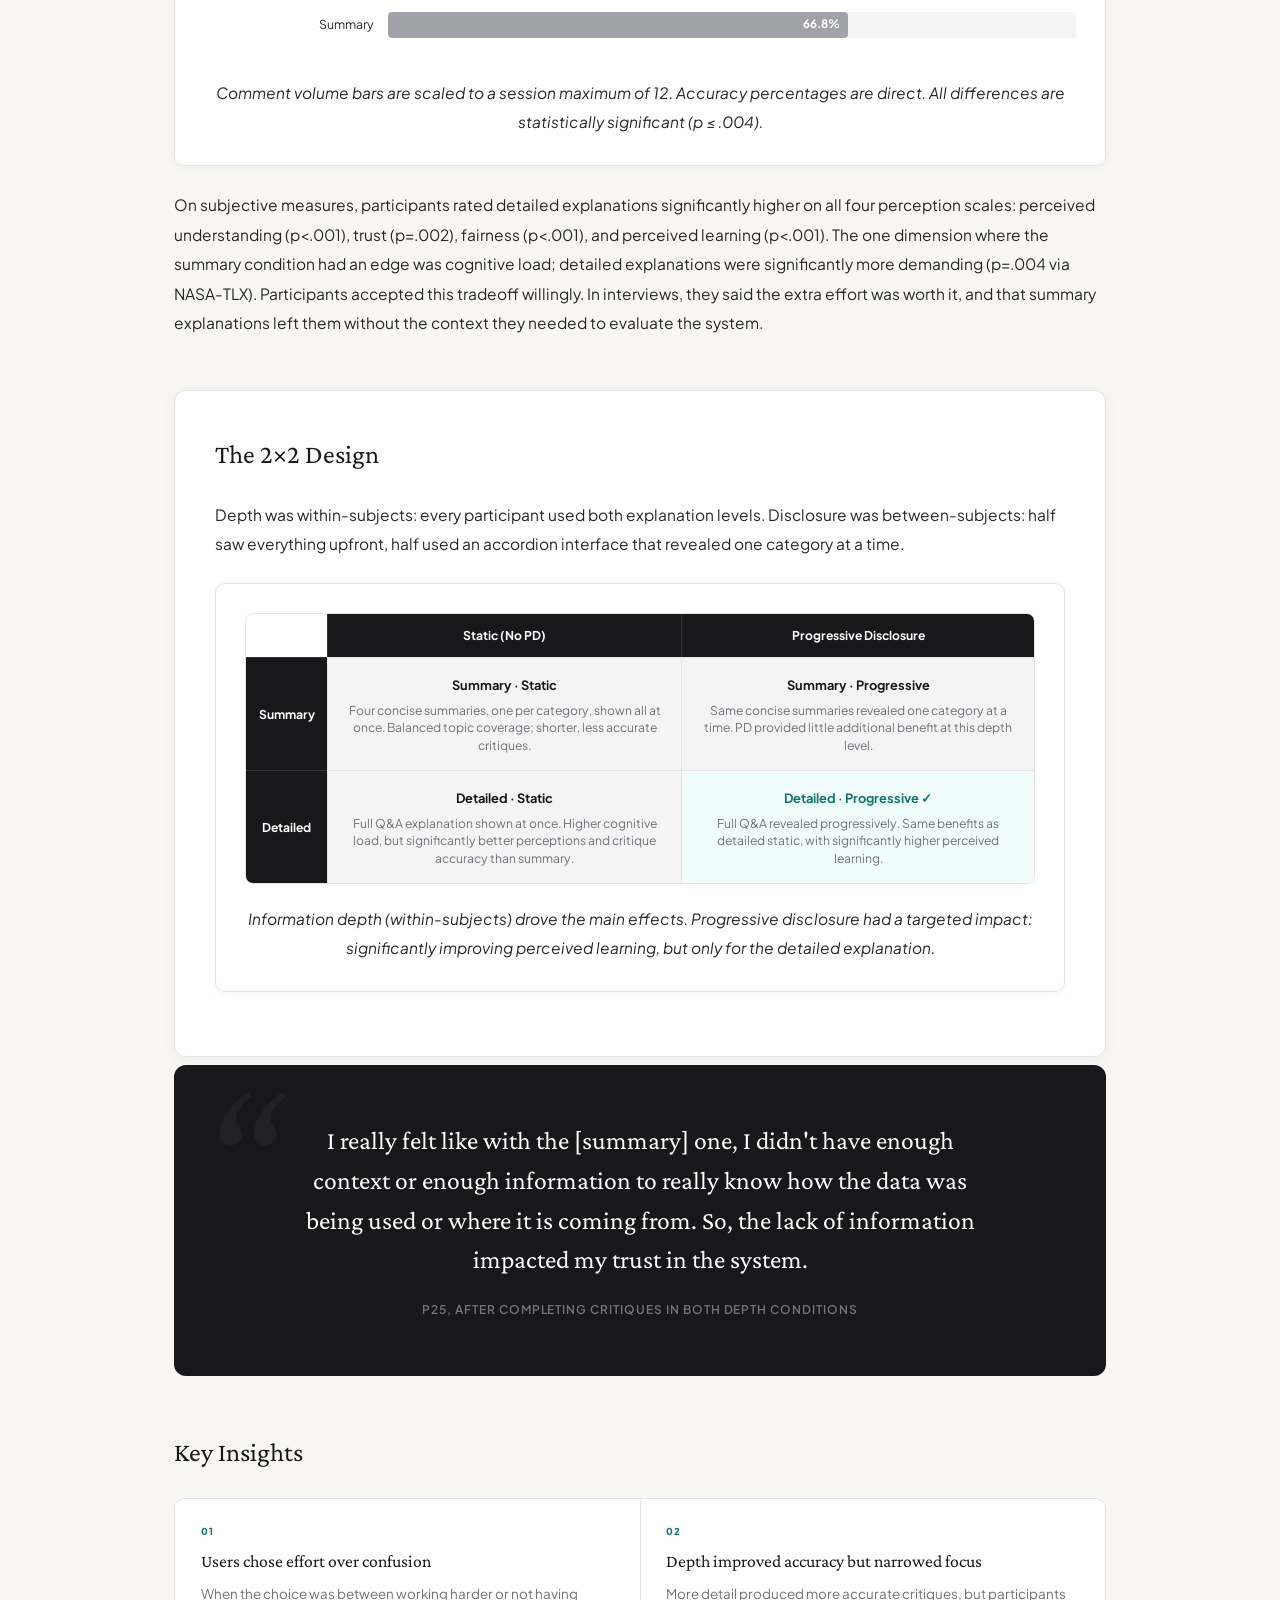
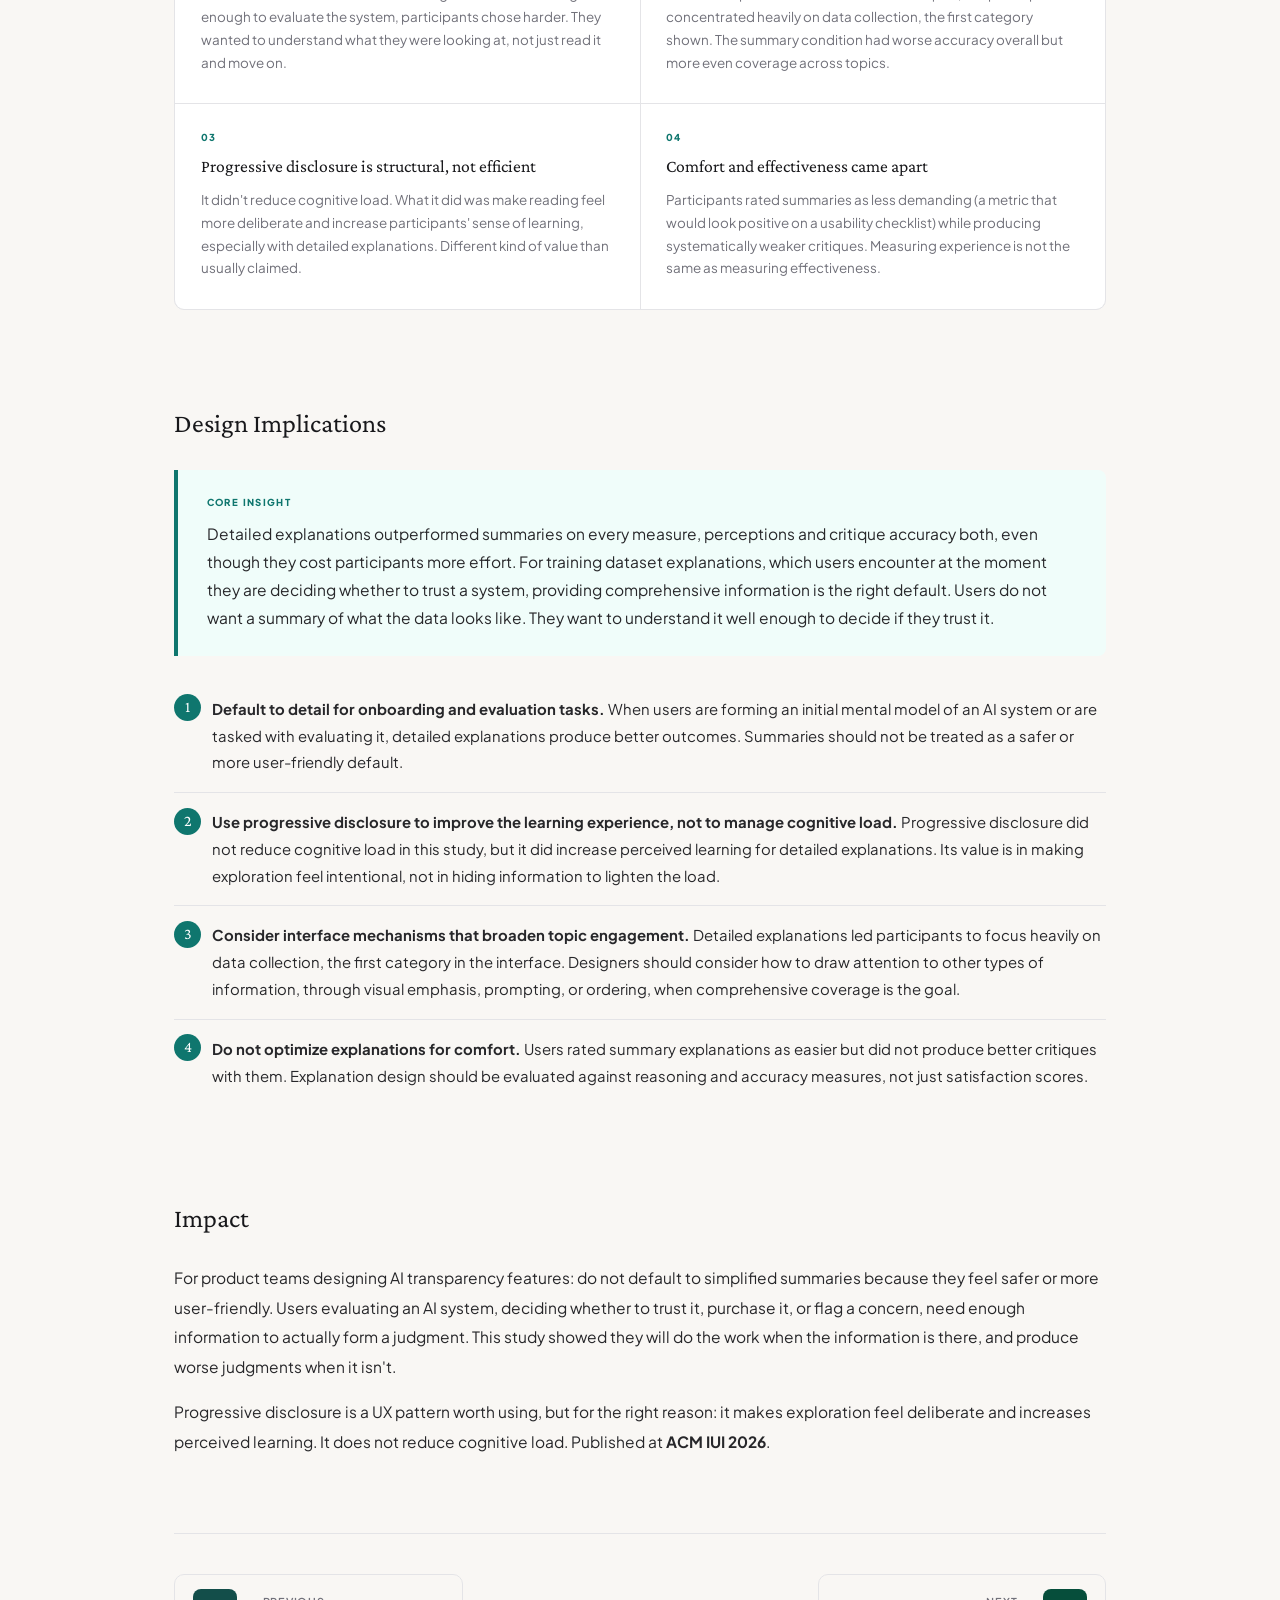
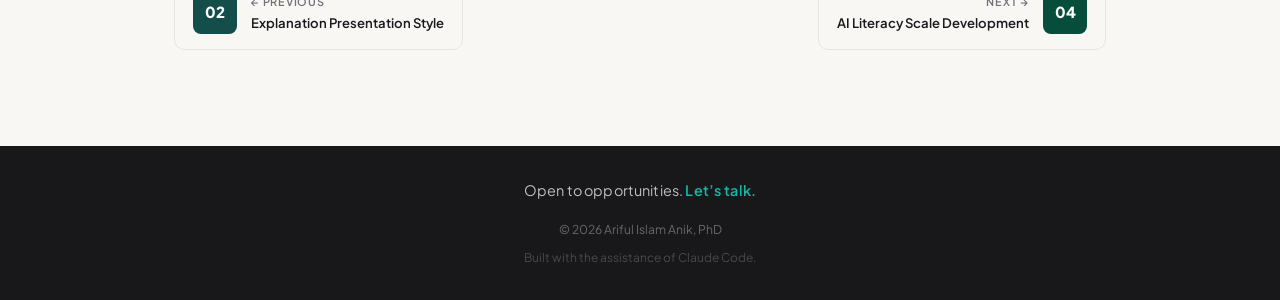
<file: project-iui2026.html>
<!DOCTYPE html>
<html lang="en">
<head>
  <meta charset="UTF-8" />
  <meta name="viewport" content="width=device-width, initial-scale=1.0" />
  <title>How Much Detail Should a Training Data Explanation Include? | Ariful Islam Anik, PhD</title>
  <link rel="stylesheet" href="style.css" />
</head>
<body>
<div id="readingProgress" class="reading-progress"></div>

<header class="site-header">
  <nav class="nav-inner">
    <span class="nav-brand">Ariful Islam Anik, PhD</span>
    <ul class="nav-links">
      <li><a href="index.html">Home</a></li>
      <li><a href="projects.html" class="active">Projects</a></li>
      <li><a href="publications.html">Publications</a></li>
      <li><a href="service.html">Experience</a></li>
      <li><a href="index.html#contact">Contact</a></li>
    </ul>
  </nav>
</header>

<main class="page-wrap">

  <!-- Hero -->
  <div class="proj-hero c3">
    <h1>How Much Detail Should a Training Data Explanation Include?</h1>
    <p class="proj-tagline">Does giving users more detail about an AI's training data actually help them scrutinize it, or does it just slow them down? I ran a controlled study to find out, and the results pushed back against a lot of conventional explainability advice.</p>
    <div class="hero-stats">
      <div class="hero-stat">
        <div class="hero-stat-val">32</div>
        <div class="hero-stat-label">Participants</div>
      </div>
      <div class="hero-stat">
        <div class="hero-stat-val">544</div>
        <div class="hero-stat-label">Critique Comments</div>
      </div>
      <div class="hero-stat">
        <div class="hero-stat-val">Mixed 2&times;2</div>
        <div class="hero-stat-label">Study Design</div>
      </div>
      <div class="hero-stat">
        <div class="hero-stat-val">IUI &rsquo;26</div>
        <div class="hero-stat-label">Published At</div>
      </div>
    </div>
  </div>

  <a class="back-link" href="projects.html">← Back to Projects</a>

  <!-- TL;DR card -->
  <div class="tldr-card">
    <div class="tldr-item">
      <span class="tldr-label">Problem</span>
      <p class="tldr-text">Should training data explanations be concise or comprehensive? Does more information help users scrutinize AI, or does it overwhelm them?</p>
    </div>
    <div class="tldr-item">
      <span class="tldr-label">Approach</span>
      <p class="tldr-text">Mixed 2&times;2 factorial design (n&thinsp;=&thinsp;32) crossing information depth (summary vs. detailed) with progressive disclosure (present vs. absent).</p>
    </div>
    <div class="tldr-item">
      <span class="tldr-label">Key Finding</span>
      <p class="tldr-text">Users preferred and performed better with detailed explanations, producing more and more accurate critiques: and willingly accepted the higher cognitive load.</p>
    </div>
  </div>

  <!-- Lead finding callout -->
  <div class="lead-finding">
    <div class="lead-finding-stat">544</div>
    <div class="lead-finding-text"><strong>Critique comments coded across all conditions: participants wrote significantly more, and more accurate, comments with detailed explanations.</strong> The conventional advice to simplify AI explanations was directly contradicted by user behavior.</div>
  </div>


  <!-- Overview -->
  <div class="detail-section">
    <h2>Overview</h2>
    <p>
      Every explanation designer faces the same dilemma: give users enough information to reason critically,
      and you risk overwhelming them. Keep it simple, and you leave them without the tools to scrutinize what matters.
    </p>
    <p>
      I ran a 2&times;2 study to answer it directly. One variable controlled how much information the explanation contained: summary versus full detail. The other controlled how it was revealed: all at once, or progressively. The findings cut against the standard advice to simplify: participants preferred the detailed explanation, produced more accurate critiques with it, and accepted the higher cognitive cost without complaint.
    </p>
  </div>

  <!-- My Role -->
  <div class="my-role-block">
    <div class="my-role-label">My Role</div>
    <div class="role-grid">
      <div class="role-item">
        <span class="role-item-label">Study Design &amp; Prototyping</span>
        <p>Designed all four stimulus conditions for the 2&times;2 factorial study, each internally consistent while differing only on the target variables. Built working prototypes and piloted them with a separate group to verify each condition was experienced as intended before the main study.</p>
      </div>
      <div class="role-item">
        <span class="role-item-label">Data Collection</span>
        <p>Recruited and ran all 32 participants remotely over Zoom. Administered critique tasks, Likert questionnaires, comprehension checks, and semi-structured interviews in counterbalanced sessions averaging two hours each.</p>
      </div>
      <div class="role-item">
        <span class="role-item-label">Statistical Analysis</span>
        <p>Coded all 544 critique comments for topic coverage and accuracy alongside a second researcher. Conducted Wilcoxon Signed-Rank tests, Mann-Whitney U tests, repeated measures ANOVA, and Pearson chi-squared tests across subjective and objective outcome measures.</p>
      </div>
      <div class="role-item">
        <span class="role-item-label">Qualitative Analysis</span>
        <p>Conducted and analyzed semi-structured post-study interviews using directed qualitative content analysis, identifying consistent preference patterns and interpretive strategies across participants.</p>
      </div>
    </div>
  </div>

  <!-- Problem -->
  <div class="detail-section">
    <h2>The Problem</h2>
    <p>
      The conventional wisdom in explainability design is to keep things simple. Simplicity reduces cognitive load. Cognitive load gets in the way of reasoning. So give users less, and they'll think more clearly. The problem is that this logic was built on short, single-attribute explanations. Training dataset explanations are different: longer, more structured, and used precisely when someone is trying to decide whether to trust an AI system at all.
    </p>
    <div class="highlight-box">
      <h4>The Tradeoff</h4>
      <p>More information, better reasoning, but at a higher cognitive cost. The question was whether a smart disclosure strategy could get you the benefits without the penalty. The answer turned out to be more interesting than that.</p>
    </div>
  </div>

  <!-- Research Questions -->
  <div class="detail-section">
    <h2>Research Questions</h2>
    <div class="rq-block">
      <div class="rq-label">RQ 1</div>
      <p>How does information depth (summary vs. detailed) affect user perceptions of the AI system and the quality of their critiques?</p>
    </div>
    <div class="rq-block">
      <div class="rq-label">RQ 2</div>
      <p>Does progressive disclosure reduce cognitive load associated with detailed explanations without sacrificing critique quality?</p>
    </div>
    <div class="rq-block">
      <div class="rq-label">RQ 3</div>
      <p>Are there interaction effects between information depth and progressive disclosure on user perceptions and critique outcomes?</p>
    </div>
  </div>

  <!-- Methods -->
  <div class="detail-section">
    <h2>Methods</h2>
    <div class="method-grid">
      <div class="method-card">
        <span class="method-icon"><svg viewBox="0 0 24 24"><path d="M6 2v6l-2 9a1 1 0 0 0 1 1h14a1 1 0 0 0 1-1l-2-9V2"/><line x1="6" y1="7" x2="18" y2="7"/><line x1="6" y1="2" x2="18" y2="2"/></svg></span>
        <h4>Mixed 2&times;2 Factorial Design</h4>
        <p>Information depth (summary vs. detailed) as within-subjects factor; progressive disclosure (present vs. absent) as between-subjects factor. 32 participants, 2-hour sessions, conducted remotely over Zoom.</p>
      </div>
      <div class="method-card">
        <span class="method-icon"><svg viewBox="0 0 24 24"><polyline points="22 12 18 12 15 21 9 3 6 12 2 12"/></svg></span>
        <h4>NASA-TLX</h4>
        <p>Validated cognitive load measure capturing mental demand, effort, and frustration. Applied after each critique scenario to compare load across both depth conditions.</p>
      </div>
      <div class="method-card">
        <span class="method-icon"><svg viewBox="0 0 24 24"><path d="M12 20h9"/><path d="M16.5 3.5a2.121 2.121 0 0 1 3 3L7 19l-4 1 1-4L16.5 3.5z"/></svg></span>
        <h4>Critique Task + Coding</h4>
        <p>Participants critiqued two AI systems using a simplified SWOT format. Two researchers coded all 544 comments for topic coverage and accuracy using a scheme from prior work.</p>
      </div>
      <div class="method-card">
        <span class="method-icon"><svg viewBox="0 0 24 24"><path d="M21 15a2 2 0 0 1-2 2H7l-4 4V5a2 2 0 0 1 2-2h14a2 2 0 0 1 2 2z"/></svg></span>
        <h4>Semi-Structured Interviews</h4>
        <p>Post-study interviews probed preferences, interpretation strategies, and reactions to the two explanation levels. Analyzed via directed qualitative content analysis.</p>
      </div>
    </div>
  </div>

  <!-- Research Process -->
  <div class="detail-section">
    <h2>Research Process</h2>
    <div class="visual-wrap">
      <div class="process-steps">
        <div class="process-step active">
          <div class="step-circle">1</div>
          <div class="step-label">Prior Work &amp; Gap Identification</div>
        </div>
        <div class="process-step active">
          <div class="step-circle">2</div>
          <div class="step-label">Factorial Design</div>
        </div>
        <div class="process-step active">
          <div class="step-circle">3</div>
          <div class="step-label">Condition Prototyping</div>
        </div>
        <div class="process-step active">
          <div class="step-circle">4</div>
          <div class="step-label">Pilot Study</div>
        </div>
        <div class="process-step active">
          <div class="step-circle">5</div>
          <div class="step-label">Study (n=32)</div>
        </div>
        <div class="process-step active">
          <div class="step-circle">6</div>
          <div class="step-label">Statistical Analysis</div>
        </div>
      </div>
    </div>

    <div class="process-narrative">
      <div class="process-narrative-block">
        <h4>The Gap</h4>
        <p>We knew from prior work that users value training data context. What nobody had tested was how much. That question matters because training dataset explanations behave differently from most XAI outputs: longer, more structured, and used at the specific moment when someone is deciding whether to trust a system at all. Findings on depth from shorter formats don't automatically carry over.</p>
      </div>
      <div class="process-narrative-block">
        <h4>Designing the Study</h4>
        <p>Depth went within-subjects so every participant experienced both levels directly; that direct comparison was the point. Progressive disclosure went between-subjects to keep sessions manageable; they were already averaging two hours. I built all four interfaces from scratch, then piloted them to confirm each condition landed the way it was supposed to before starting the main study.</p>
      </div>
    </div>

    <!-- Study block -->
    <div class="study-block">
      <div class="study-block-header">
        <div class="study-block-badge">Study</div>
        <div class="study-block-title">Information Depth and Progressive Disclosure in Training Dataset Explanations</div>
      </div>
      <div class="study-block-tags">
        <span class="study-tag">Mixed 2&times;2 Design</span>
        <span class="study-tag">n = 32</span>
        <span class="study-tag">Critique Task</span>
        <span class="study-tag">NASA-TLX</span>
        <span class="study-tag">Semi-Structured Interviews</span>
      </div>
      <p>Each participant critiqued two AI systems (an automated hiring system and an automated admission system), one with a summary explanation and one with a detailed explanation, in counterbalanced order. Critique comments were collected via Userback, followed by Likert questionnaires and NASA-TLX after each scenario, and a semi-structured interview at the end.</p>
      <div class="study-takeaway">
        <div class="study-takeaway-label">Key Findings</div>
        <div class="finding-chips">
          <div class="finding-chip">
            <p><strong>Detailed explanations improved every perception measure.</strong> Higher understanding, trust, fairness, and learning, but also higher cognitive load. Better on every measure that mattered, at a cost participants were willing to pay.</p>
          </div>
          <div class="finding-chip">
            <p><strong>More depth, more and better critiques.</strong> Participants left more comments with the detailed explanation (9.84 vs. 7.16 mean) and more were accurate (76.5% vs. 66.8%). Only 1 detailed comment was completely inaccurate, versus 6 in summary.</p>
          </div>
          <div class="finding-chip">
            <p><strong>Progressive disclosure increased learning, not reduced load.</strong> Participants with PD reported significantly higher perceived learning (p=.012), particularly with detailed explanations. Cognitive load was unaffected.</p>
          </div>
          <div class="finding-chip">
            <p><strong>Participants unanimously preferred the detailed explanation.</strong> The summary, they said, didn't give them enough context to evaluate or trust the system.</p>
          </div>
        </div>
      </div>
    </div>

  </div>

  <!-- Results at a Glance -->
  <div class="detail-section">
    <h2>Results at a Glance</h2>
    <p>Detailed explanations consistently outperformed summary explanations across every measure. The contrast is sharpest in critique quality: participants produced more comments with the detailed condition, and substantially more of those comments were accurate.</p>
    <div class="visual-wrap">
      <div class="results-legend">
        <div class="legend-item"><div class="legend-swatch" style="background:var(--teal)"></div> Detailed explanation</div>
        <div class="legend-item"><div class="legend-swatch" style="background:#9aa0c0"></div> Summary explanation</div>
      </div>
      <div class="bar-chart">
        <div class="bar-section-label">Critique Volume: mean comments per participant (p &lt; .001)</div>
        <div class="bar-row">
          <div class="bar-label">Detailed</div>
          <div class="bar-track"><div class="bar-fill" style="width:82%; background:var(--teal)"><span class="bar-val">9.84</span></div></div>
        </div>
        <div class="bar-row">
          <div class="bar-label">Summary</div>
          <div class="bar-track"><div class="bar-fill dim" style="width:60%"><span class="bar-val">7.16</span></div></div>
        </div>
        <div class="bar-section-label">Critique Accuracy: % of comments coded accurate (544 total comments)</div>
        <div class="bar-row">
          <div class="bar-label">Detailed</div>
          <div class="bar-track"><div class="bar-fill" style="width:76.5%; background:var(--teal)"><span class="bar-val">76.5%</span></div></div>
        </div>
        <div class="bar-row">
          <div class="bar-label">Summary</div>
          <div class="bar-track"><div class="bar-fill dim" style="width:66.8%"><span class="bar-val">66.8%</span></div></div>
        </div>
      </div>
      <p class="visual-caption">Comment volume bars are scaled to a session maximum of 12. Accuracy percentages are direct. All differences are statistically significant (p &le; .004).</p>
    </div>
    <p>On subjective measures, participants rated detailed explanations significantly higher on all four perception scales: perceived understanding (p&lt;.001), trust (p=.002), fairness (p&lt;.001), and perceived learning (p&lt;.001). The one dimension where the summary condition had an edge was cognitive load; detailed explanations were significantly more demanding (p=.004 via NASA-TLX). Participants accepted this tradeoff willingly. In interviews, they said the extra effort was worth it, and that summary explanations left them without the context they needed to evaluate the system.</p>
  </div>

  <!-- Study Design section -->
  <div class="detail-section featured">
    <h2>The 2&times;2 Design</h2>
    <p>Depth was within-subjects: every participant used both explanation levels. Disclosure was between-subjects: half saw everything upfront, half used an accordion interface that revealed one category at a time.</p>
    <div class="visual-wrap">
      <div class="factorial-grid">
        <div class="fg-corner"></div>
        <div class="fg-header">Static (No PD)</div>
        <div class="fg-header">Progressive Disclosure</div>

        <div class="fg-row-label">Summary</div>
        <div class="fg-cell">
          <h5>Summary · Static</h5>
          <p>Four concise summaries, one per category, shown all at once. Balanced topic coverage; shorter, less accurate critiques.</p>
        </div>
        <div class="fg-cell">
          <h5>Summary · Progressive</h5>
          <p>Same concise summaries revealed one category at a time. PD provided little additional benefit at this depth level.</p>
        </div>

        <div class="fg-row-label">Detailed</div>
        <div class="fg-cell">
          <h5>Detailed · Static</h5>
          <p>Full Q&amp;A explanation shown at once. Higher cognitive load, but significantly better perceptions and critique accuracy than summary.</p>
        </div>
        <div class="fg-cell fg-best">
          <h5>Detailed · Progressive ✓</h5>
          <p>Full Q&amp;A revealed progressively. Same benefits as detailed static, with significantly higher perceived learning.</p>
        </div>
      </div>
      <p class="visual-caption">Information depth (within-subjects) drove the main effects. Progressive disclosure had a targeted impact: significantly improving perceived learning, but only for the detailed explanation.</p>
    </div>
  </div>

  <!-- Pull quote -->
  <div class="pull-quote">
    <blockquote>I really felt like with the [summary] one, I didn't have enough context or enough information to really know how the data was being used or where it is coming from. So, the lack of information impacted my trust in the system.</blockquote>
    <cite>P25, after completing critiques in both depth conditions</cite>
  </div>

  <!-- Key Insights -->
  <div class="detail-section">
    <h2>Key Insights</h2>
    <div class="insight-grid">
      <div class="insight-card">
        <span class="insight-num">01</span>
        <h4>Users chose effort over confusion</h4>
        <p>When the choice was between working harder or not having enough to evaluate the system, participants chose harder. They wanted to understand what they were looking at, not just read it and move on.</p>
      </div>
      <div class="insight-card">
        <span class="insight-num">02</span>
        <h4>Depth improved accuracy but narrowed focus</h4>
        <p>More detail produced more accurate critiques, but participants concentrated heavily on data collection, the first category shown. The summary condition had worse accuracy overall but more even coverage across topics.</p>
      </div>
      <div class="insight-card">
        <span class="insight-num">03</span>
        <h4>Progressive disclosure is structural, not efficient</h4>
        <p>It didn't reduce cognitive load. What it did was make reading feel more deliberate and increase participants' sense of learning, especially with detailed explanations. Different kind of value than usually claimed.</p>
      </div>
      <div class="insight-card">
        <span class="insight-num">04</span>
        <h4>Comfort and effectiveness came apart</h4>
        <p>Participants rated summaries as less demanding (a metric that would look positive on a usability checklist) while producing systematically weaker critiques. Measuring experience is not the same as measuring effectiveness.</p>
      </div>
    </div>
  </div>

  <!-- Implications -->
  <div class="detail-section">
    <h2>Design Implications</h2>
    <div class="highlight-box">
      <h4>Core Insight</h4>
      <p>Detailed explanations outperformed summaries on every measure, perceptions and critique accuracy both, even though they cost participants more effort. For training dataset explanations, which users encounter at the moment they are deciding whether to trust a system, providing comprehensive information is the right default. Users do not want a summary of what the data looks like. They want to understand it well enough to decide if they trust it.</p>
    </div>
    <ol class="impl-list">
      <li><strong>Default to detail for onboarding and evaluation tasks.</strong> When users are forming an initial mental model of an AI system or are tasked with evaluating it, detailed explanations produce better outcomes. Summaries should not be treated as a safer or more user-friendly default.</li>
      <li><strong>Use progressive disclosure to improve the learning experience, not to manage cognitive load.</strong> Progressive disclosure did not reduce cognitive load in this study, but it did increase perceived learning for detailed explanations. Its value is in making exploration feel intentional, not in hiding information to lighten the load.</li>
      <li><strong>Consider interface mechanisms that broaden topic engagement.</strong> Detailed explanations led participants to focus heavily on data collection, the first category in the interface. Designers should consider how to draw attention to other types of information, through visual emphasis, prompting, or ordering, when comprehensive coverage is the goal.</li>
      <li><strong>Do not optimize explanations for comfort.</strong> Users rated summary explanations as easier but did not produce better critiques with them. Explanation design should be evaluated against reasoning and accuracy measures, not just satisfaction scores.</li>
    </ol>
  </div>

  <!-- Impact -->
  <div class="detail-section">
    <h2>Impact</h2>
    <p>For product teams designing AI transparency features: do not default to simplified summaries because they feel safer or more user-friendly. Users evaluating an AI system, deciding whether to trust it, purchase it, or flag a concern, need enough information to actually form a judgment. This study showed they will do the work when the information is there, and produce worse judgments when it isn't.</p>
    <p>Progressive disclosure is a UX pattern worth using, but for the right reason: it makes exploration feel deliberate and increases perceived learning. It does not reduce cognitive load. Published at <strong>ACM IUI 2026</strong>.</p>
  </div>

  <!-- What I'd do differently -->
  <div class="detail-section" style="display:none;">
    <h2>What I&rsquo;d Do Differently</h2>
    <p>All four conditions used the same resume screening AI domain, which limits how confidently we can generalize the depth effects. Replicating with a different domain, such as medical diagnosis or loan approval, would establish whether users&rsquo; preference for detailed information is domain-independent or tied to the stakes of the specific AI. I would also add eye-tracking: the core interpretation, that more detail drives engagement which in turn improves critique accuracy, currently rests on behavioral evidence alone. Gaze data would directly test whether participants actually read the additional content or skim past it.</p>
  </div>

  <!-- Project navigation -->
  <div class="proj-pagination">
    <a href="project-vlhcc2024.html" class="proj-pag-item prev">
      <div class="proj-pag-chip c2">02</div>
      <div class="proj-pag-text">
        <span class="proj-pag-label">&larr; Previous</span>
        <span class="proj-pag-title">Explanation Presentation Style</span>
      </div>
    </a>
    <a href="project-ailiteracy.html" class="proj-pag-item next">
      <div class="proj-pag-text">
        <span class="proj-pag-label">Next &rarr;</span>
        <span class="proj-pag-title">AI Literacy Scale Development</span>
      </div>
      <div class="proj-pag-chip c4">04</div>
    </a>
  </div>

</main>

<script>
  document.querySelectorAll('.carousel').forEach(carousel => {
    const slides = carousel.querySelectorAll('.carousel-slide');
    const dots = carousel.querySelectorAll('.carousel-dot');
    let current = 0;

    function goTo(index) {
      slides[current].classList.remove('active');
      dots[current].classList.remove('active');
      current = (index + slides.length) % slides.length;
      slides[current].classList.add('active');
      dots[current].classList.add('active');
    }

    carousel.querySelector('.prev').addEventListener('click', () => goTo(current - 1));
    carousel.querySelector('.next').addEventListener('click', () => goTo(current + 1));
    dots.forEach((dot, i) => dot.addEventListener('click', () => goTo(i)));
  });
</script>

<script>
(function () {
  if (window.matchMedia('(prefers-reduced-motion: reduce)').matches) return;
  var vh = window.innerHeight;

  var sections = document.querySelectorAll('.detail-section, .my-role-block, .pull-quote, .proj-pagination, .highlight-box');
  var sObs = new IntersectionObserver(function (entries) {
    entries.forEach(function (e) {
      if (!e.isIntersecting) return;
      e.target.style.opacity = '1';
      e.target.style.transform = 'translateY(0)';
      sObs.unobserve(e.target);
    });
  }, { threshold: 0.06 });
  sections.forEach(function (el) {
    if (el.getBoundingClientRect().top >= vh * 0.92) {
      el.style.opacity = '0';
      el.style.transform = 'translateY(22px)';
      el.style.transition = 'opacity 0.55s ease, transform 0.55s ease';
      sObs.observe(el);
    }
  });

  document.querySelectorAll('.method-grid, .insight-grid, .finding-chips').forEach(function (grid) {
    if (grid.getBoundingClientRect().top < vh * 0.92) return;
    Array.from(grid.children).forEach(function (child, i) {
      child.style.opacity = '0';
      child.style.transform = 'translateY(16px)';
      child.style.transition = 'opacity 0.4s ease ' + (i * 90) + 'ms, transform 0.4s ease ' + (i * 90) + 'ms';
    });
    var gObs = new IntersectionObserver(function (entries) {
      entries.forEach(function (e) {
        if (!e.isIntersecting) return;
        Array.from(e.target.children).forEach(function (child) {
          child.style.opacity = '1';
          child.style.transform = 'translateY(0)';
        });
        gObs.unobserve(e.target);
      });
    }, { threshold: 0.1 });
    gObs.observe(grid);
  });

  document.querySelectorAll('.hero-stat-val').forEach(function (el) {
    var raw = el.textContent.trim();
    if (!/^\d/.test(raw)) return;
    var num = parseFloat(raw);
    if (isNaN(num)) return;
    var isInt = raw.indexOf('.') === -1;
    var cObs = new IntersectionObserver(function (entries) {
      entries.forEach(function (e) {
        if (!e.isIntersecting) return;
        var start = performance.now();
        function tick(now) {
          var t = Math.min((now - start) / 900, 1);
          var eased = 1 - Math.pow(1 - t, 3);
          el.textContent = isInt ? Math.round(num * eased) : (num * eased).toFixed(1);
          if (t < 1) requestAnimationFrame(tick); else el.textContent = raw;
        }
        requestAnimationFrame(tick);
        cObs.unobserve(el);
      });
    }, { threshold: 0.5 });
    cObs.observe(el);
  });
})();
</script>

<footer class="site-footer">
  <p class="footer-cta">Open to opportunities. <a href="mailto:anik.mdariful@gmail.com">Let&rsquo;s talk.</a></p>
  <p>&copy; 2026 Ariful Islam Anik, PhD</p>
  <p style="font-size: 0.75rem; margin-top: 0.4rem; opacity: 0.6;">Built with the assistance of <a href="https://claude.ai/code" target="_blank" rel="noopener">Claude Code</a>.</p>
</footer>

<script>
(function () {
  var bar = document.getElementById('readingProgress');
  if (!bar) return;
  window.addEventListener('scroll', function () {
    var scrolled = document.documentElement.scrollTop;
    var total = document.documentElement.scrollHeight - document.documentElement.clientHeight;
    bar.style.width = total > 0 ? (scrolled / total * 100) + '%' : '0%';
  }, { passive: true });
})();

(function () {
  if (window.matchMedia('(prefers-reduced-motion: reduce)').matches) return;
  var chart = document.querySelector('.bar-chart');
  if (!chart) return;
  var fills = chart.querySelectorAll('.bar-fill');
  fills.forEach(function (f) {
    f.dataset.tw = f.style.width;
    f.style.width = '0%';
    f.style.transition = 'width 0.9s cubic-bezier(0.4, 0, 0.2, 1)';
  });
  new IntersectionObserver(function (entries) {
    if (!entries[0].isIntersecting) return;
    fills.forEach(function (f, i) {
      setTimeout(function () { f.style.width = f.dataset.tw; }, i * 130);
    });
    this.disconnect();
  }, { threshold: 0.4 }).observe(chart);
})();
</script>

<nav class="page-toc" id="pageToc"></nav>
<a class="back-float" href="projects.html" id="backFloat">&#8592; Projects</a>
<script>
(function () {
  var toc = document.getElementById('pageToc');
  var headings = Array.from(document.querySelectorAll('.page-wrap h2')).filter(function (h) {
    return !h.closest('[style*="display:none"]');
  });
  headings.forEach(function (h, i) {
    if (!h.id) h.id = 'sec-' + i;
    var a = document.createElement('a');
    a.className = 'toc-dot'; a.href = '#' + h.id;
    a.innerHTML = '<span class="toc-dot-label">' + h.textContent + '</span><span class="toc-dot-circle"></span>';
    a.addEventListener('click', function (e) {
      e.preventDefault();
      document.getElementById(h.id).scrollIntoView({ behavior: 'smooth', block: 'start' });
    });
    toc.appendChild(a);
  });
  var dots = toc.querySelectorAll('.toc-dot');
  var secObs = new IntersectionObserver(function (entries) {
    entries.forEach(function (e) {
      if (e.isIntersecting) {
        dots.forEach(function (d) { d.classList.remove('active'); });
        var idx = headings.indexOf(e.target);
        if (idx >= 0) dots[idx].classList.add('active');
      }
    });
  }, { rootMargin: '-15% 0px -75% 0px' });
  headings.forEach(function (h) { secObs.observe(h); });

  var backBtn = document.getElementById('backFloat');
  window.addEventListener('scroll', function () {
    backBtn.classList.toggle('visible', document.documentElement.scrollTop > 400);
  }, { passive: true });
})();
</script>

<button class="contact-float" id="contactFloat" aria-label="Copy email address">
  <svg viewBox="0 0 24 24"><path d="M4 4h16c1.1 0 2 .9 2 2v12c0 1.1-.9 2-2 2H4c-1.1 0-2-.9-2-2V6c0-1.1.9-2 2-2z"/><polyline points="22,6 12,13 2,6"/></svg>
  <span class="contact-float-tip" id="contactTip">Copy email</span>
</button>
<script>
(function () {
  var btn = document.getElementById('contactFloat');
  var tip = document.getElementById('contactTip');
  if (!btn) return;
  btn.addEventListener('click', function () {
    navigator.clipboard.writeText('anik.mdariful@gmail.com').then(function () {
      tip.textContent = 'Copied!';
      btn.classList.add('show-tip');
      setTimeout(function () {
        tip.textContent = 'Copy email';
        btn.classList.remove('show-tip');
      }, 2000);
    });
  });
})();
</script>
</body>
</html>
</file>
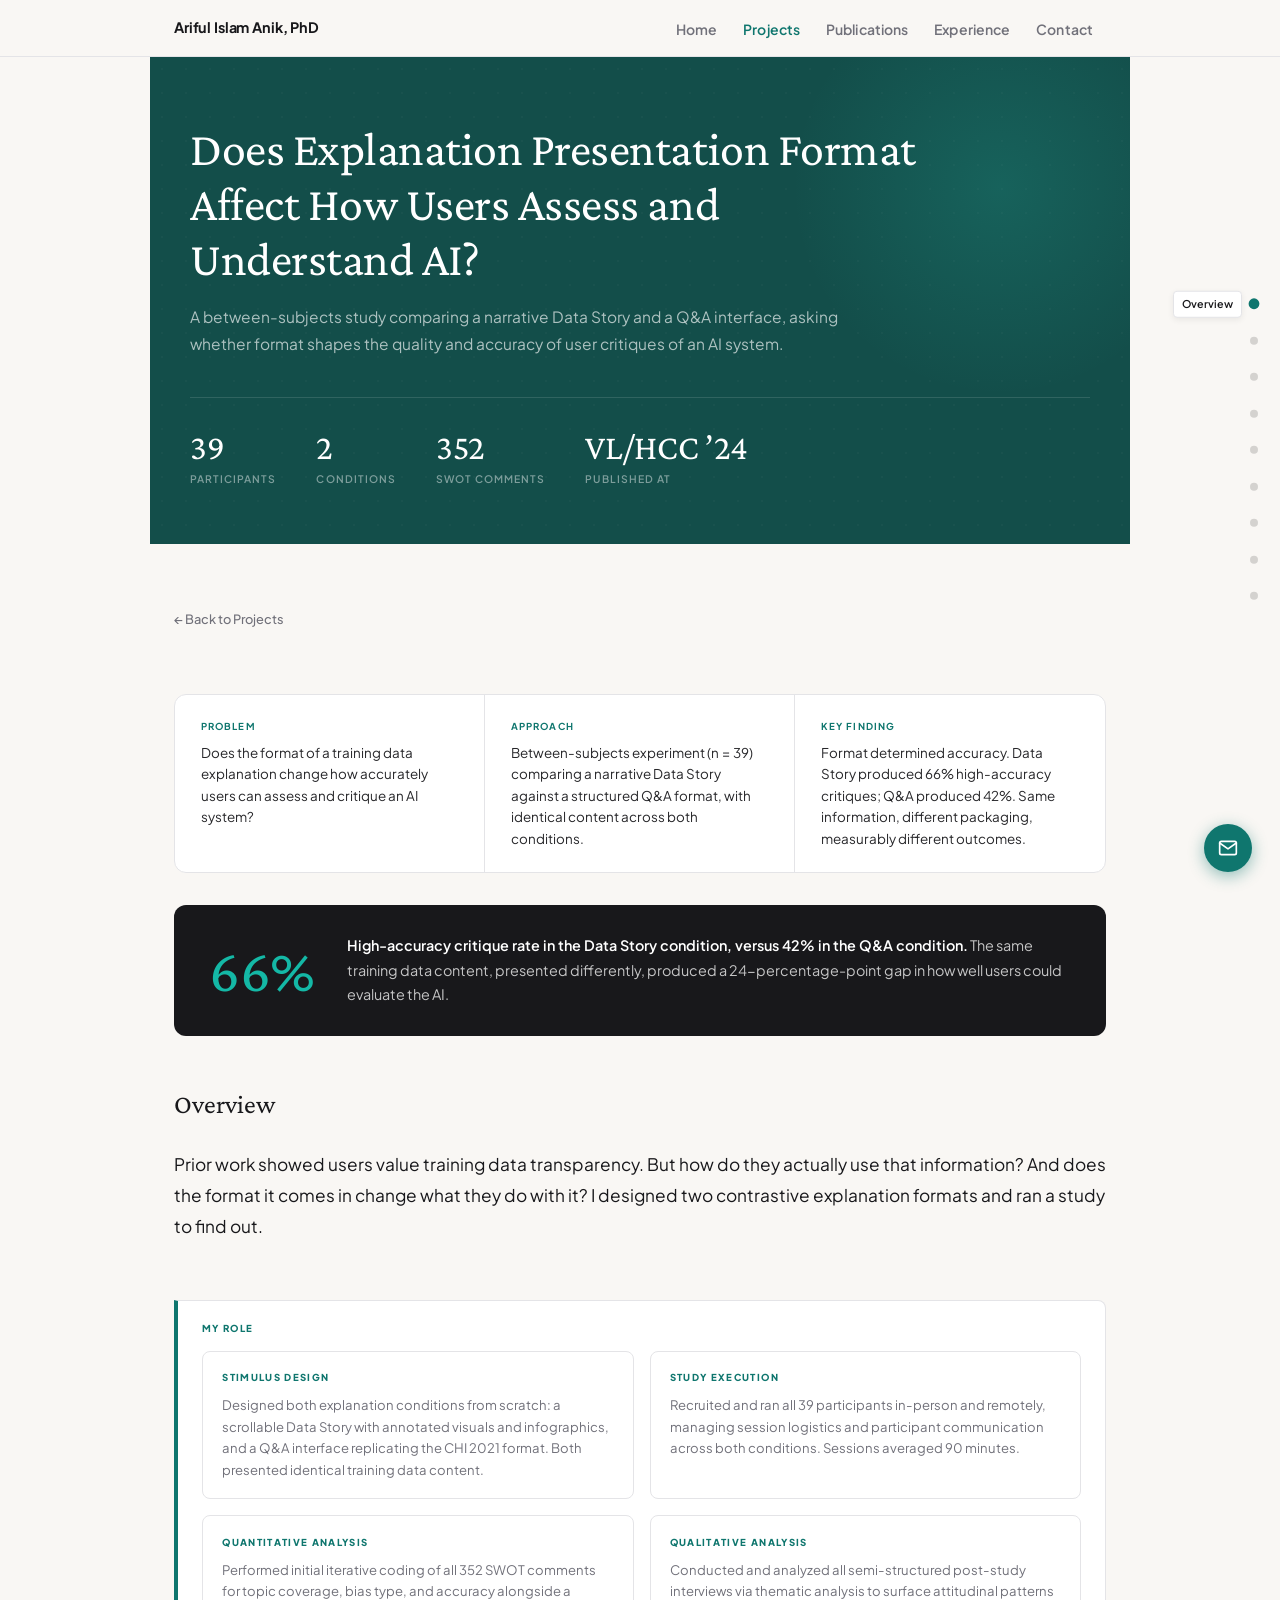
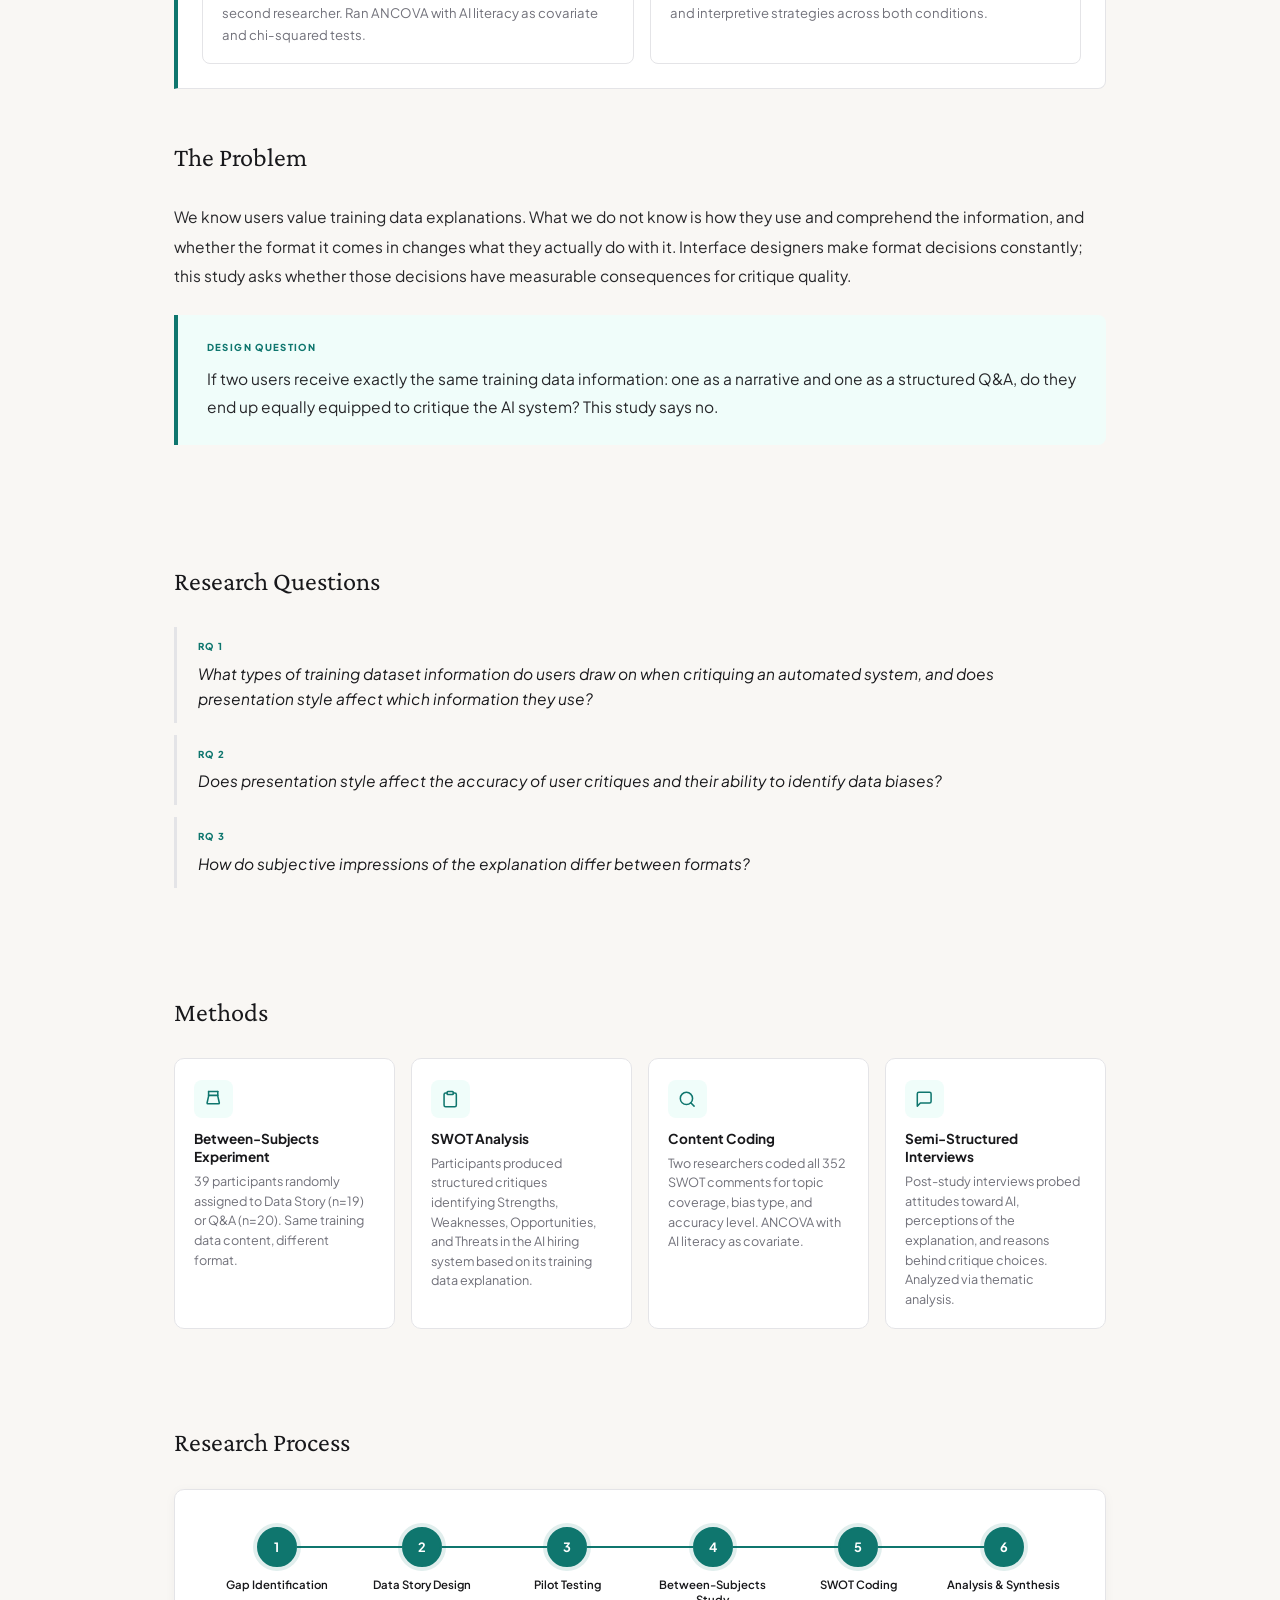
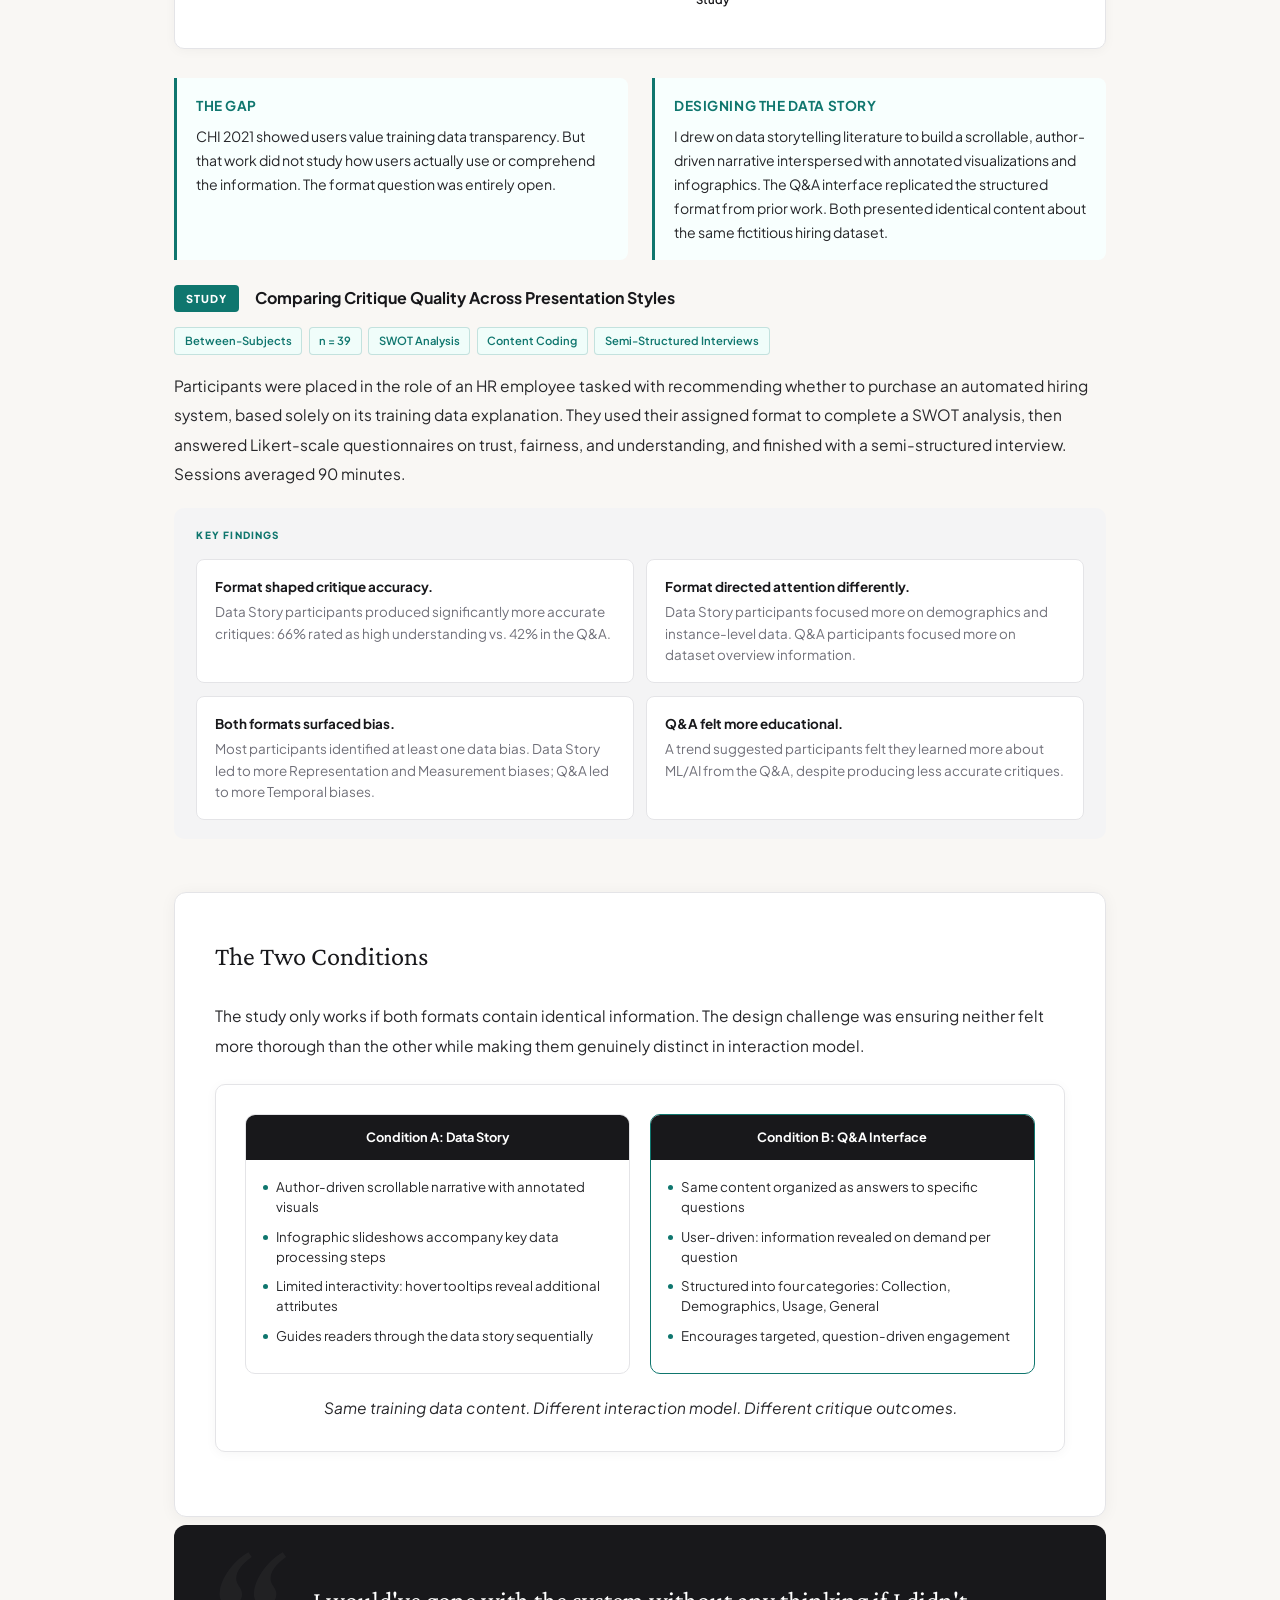
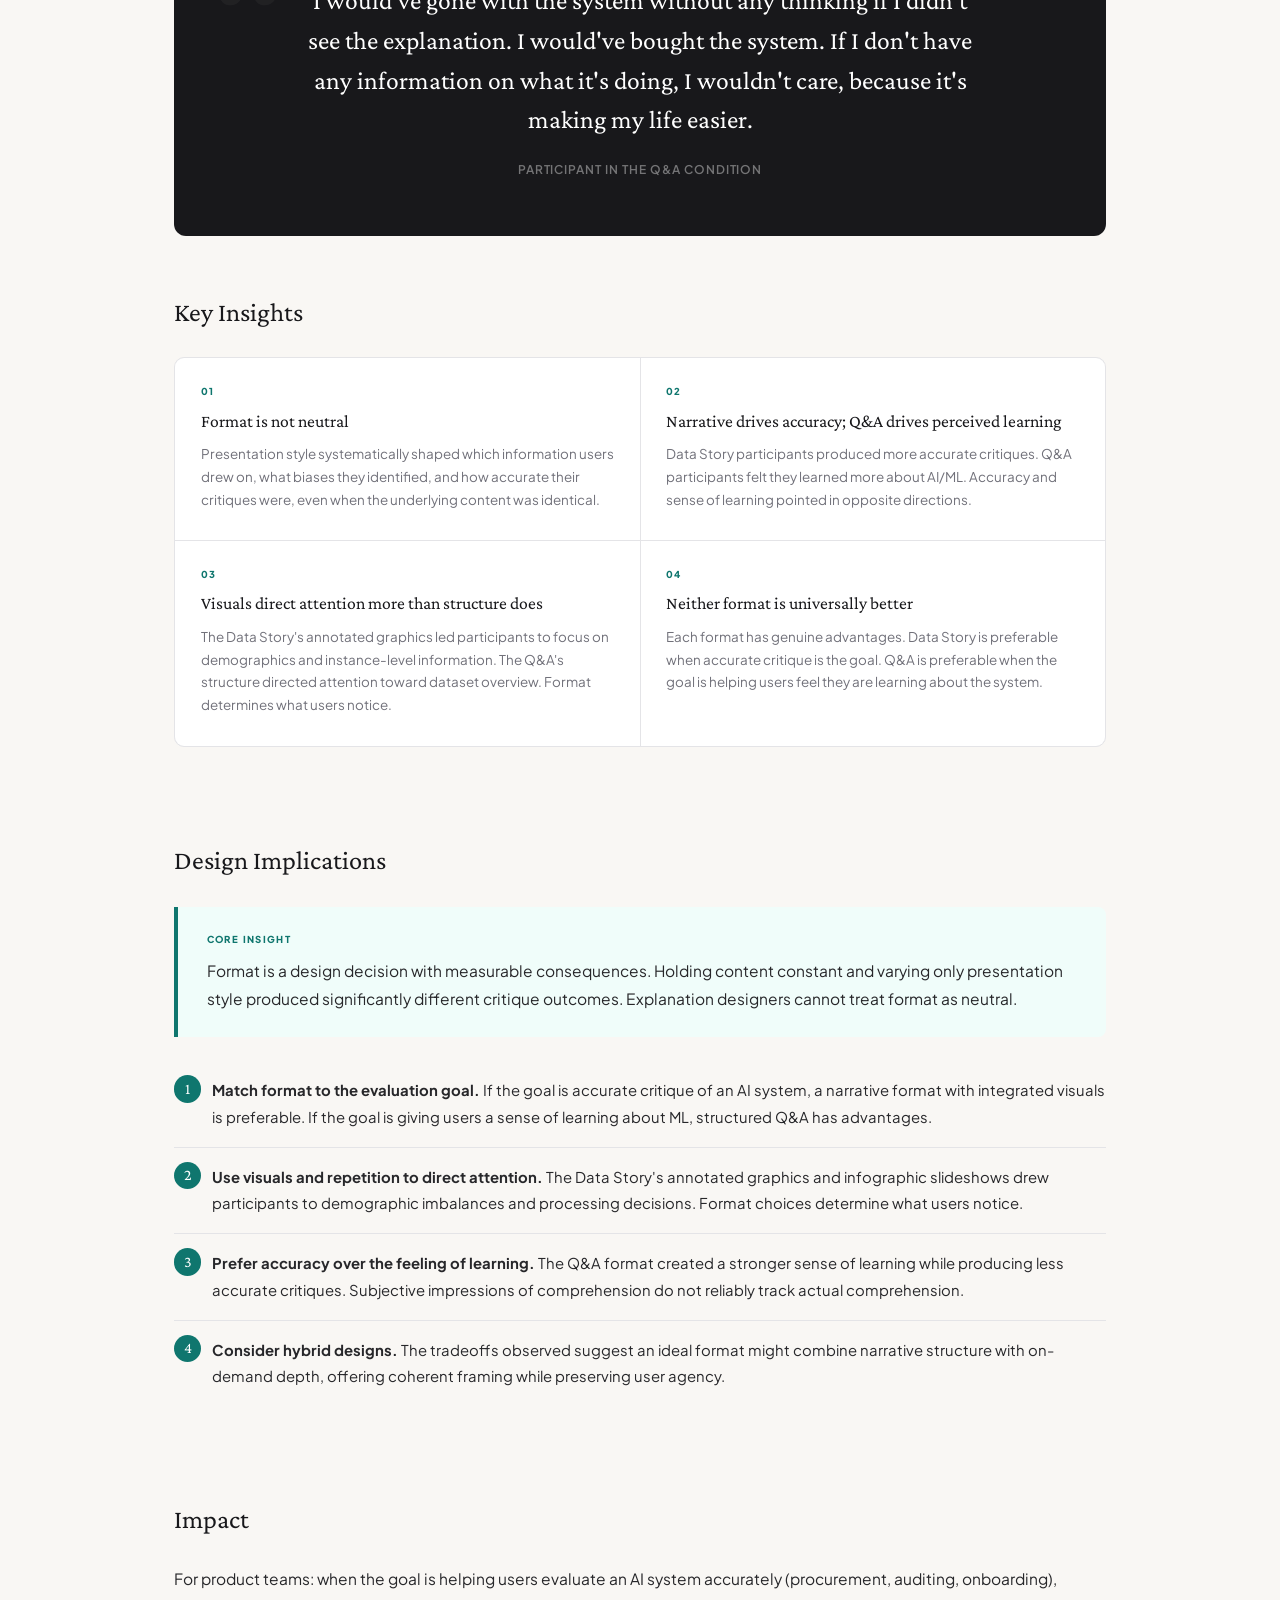
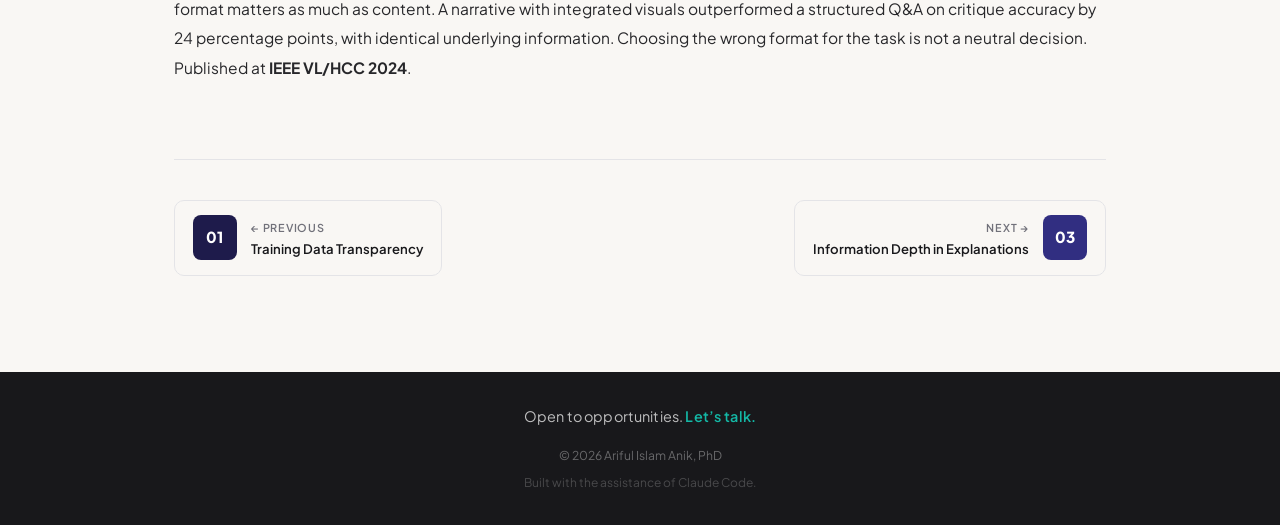
<file: project-vlhcc2024.html>
<!DOCTYPE html>
<html lang="en">
<head>
  <meta charset="UTF-8" />
  <meta name="viewport" content="width=device-width, initial-scale=1.0" />
  <title>Does Explanation Presentation Format Affect How Users Assess and Understand AI? | Ariful Islam Anik, PhD</title>
  <link rel="stylesheet" href="style.css" />
</head>
<body>
<div id="readingProgress" class="reading-progress"></div>

<header class="site-header">
  <nav class="nav-inner">
    <span class="nav-brand">Ariful Islam Anik, PhD</span>
    <ul class="nav-links">
      <li><a href="index.html">Home</a></li>
      <li><a href="projects.html" class="active">Projects</a></li>
      <li><a href="publications.html">Publications</a></li>
      <li><a href="service.html">Experience</a></li>
      <li><a href="index.html#contact">Contact</a></li>
    </ul>
  </nav>
</header>

<main class="page-wrap">

  <!-- Hero -->
  <div class="proj-hero c2">
    <h1>Does Explanation Presentation Format Affect How Users Assess and Understand AI?</h1>
    <p class="proj-tagline">A between-subjects study comparing a narrative Data Story and a Q&amp;A interface, asking whether format shapes the quality and accuracy of user critiques of an AI system.</p>
    <div class="hero-stats">
      <div class="hero-stat">
        <div class="hero-stat-val">39</div>
        <div class="hero-stat-label">Participants</div>
      </div>
      <div class="hero-stat">
        <div class="hero-stat-val">2</div>
        <div class="hero-stat-label">Conditions</div>
      </div>
      <div class="hero-stat">
        <div class="hero-stat-val">352</div>
        <div class="hero-stat-label">SWOT Comments</div>
      </div>
      <div class="hero-stat">
        <div class="hero-stat-val">VL/HCC &rsquo;24</div>
        <div class="hero-stat-label">Published At</div>
      </div>
    </div>
  </div>

  <a class="back-link" href="projects.html">← Back to Projects</a>

  <!-- TL;DR card -->
  <div class="tldr-card">
    <div class="tldr-item">
      <span class="tldr-label">Problem</span>
      <p class="tldr-text">Does the format of a training data explanation change how accurately users can assess and critique an AI system?</p>
    </div>
    <div class="tldr-item">
      <span class="tldr-label">Approach</span>
      <p class="tldr-text">Between-subjects experiment (n&thinsp;=&thinsp;39) comparing a narrative Data Story against a structured Q&amp;A format, with identical content across both conditions.</p>
    </div>
    <div class="tldr-item">
      <span class="tldr-label">Key Finding</span>
      <p class="tldr-text">Format determined accuracy. Data Story produced 66% high-accuracy critiques; Q&amp;A produced 42%. Same information, different packaging, measurably different outcomes.</p>
    </div>
  </div>

  <!-- Lead finding callout -->
  <div class="lead-finding">
    <div class="lead-finding-stat">66%</div>
    <div class="lead-finding-text"><strong>High-accuracy critique rate in the Data Story condition, versus 42% in the Q&amp;A condition.</strong> The same training data content, presented differently, produced a 24-percentage-point gap in how well users could evaluate the AI.</div>
  </div>


  <!-- Overview -->
  <div class="detail-section">
    <h2>Overview</h2>
    <p class="section-lead">Prior work showed users value training data transparency. But how do they actually use that information? And does the format it comes in change what they do with it? I designed two contrastive explanation formats and ran a study to find out.</p>
  </div>

  <!-- My Role -->
  <div class="my-role-block">
    <div class="my-role-label">My Role</div>
    <div class="role-grid">
      <div class="role-item">
        <span class="role-item-label">Stimulus Design</span>
        <p>Designed both explanation conditions from scratch: a scrollable Data Story with annotated visuals and infographics, and a Q&amp;A interface replicating the CHI 2021 format. Both presented identical training data content.</p>
      </div>
      <div class="role-item">
        <span class="role-item-label">Study Execution</span>
        <p>Recruited and ran all 39 participants in-person and remotely, managing session logistics and participant communication across both conditions. Sessions averaged 90 minutes.</p>
      </div>
      <div class="role-item">
        <span class="role-item-label">Quantitative Analysis</span>
        <p>Performed initial iterative coding of all 352 SWOT comments for topic coverage, bias type, and accuracy alongside a second researcher. Ran ANCOVA with AI literacy as covariate and chi-squared tests.</p>
      </div>
      <div class="role-item">
        <span class="role-item-label">Qualitative Analysis</span>
        <p>Conducted and analyzed all semi-structured post-study interviews via thematic analysis to surface attitudinal patterns and interpretive strategies across both conditions.</p>
      </div>
    </div>
  </div>

  <!-- Problem -->
  <div class="detail-section">
    <h2>The Problem</h2>
    <p>We know users value training data explanations. What we do not know is how they use and comprehend the information, and whether the format it comes in changes what they actually do with it. Interface designers make format decisions constantly; this study asks whether those decisions have measurable consequences for critique quality.</p>
    <div class="highlight-box">
      <h4>Design Question</h4>
      <p>If two users receive exactly the same training data information: one as a narrative and one as a structured Q&amp;A, do they end up equally equipped to critique the AI system? This study says no.</p>
    </div>
  </div>

  <!-- Research Questions -->
  <div class="detail-section">
    <h2>Research Questions</h2>
    <div class="rq-block">
      <div class="rq-label">RQ 1</div>
      <p>What types of training dataset information do users draw on when critiquing an automated system, and does presentation style affect which information they use?</p>
    </div>
    <div class="rq-block">
      <div class="rq-label">RQ 2</div>
      <p>Does presentation style affect the accuracy of user critiques and their ability to identify data biases?</p>
    </div>
    <div class="rq-block">
      <div class="rq-label">RQ 3</div>
      <p>How do subjective impressions of the explanation differ between formats?</p>
    </div>
  </div>

  <!-- Methods -->
  <div class="detail-section">
    <h2>Methods</h2>
    <div class="method-grid">
      <div class="method-card">
        <span class="method-icon"><svg viewBox="0 0 24 24"><path d="M6 2v6l-2 9a1 1 0 0 0 1 1h14a1 1 0 0 0 1-1l-2-9V2"/><line x1="6" y1="7" x2="18" y2="7"/><line x1="6" y1="2" x2="18" y2="2"/></svg></span>
        <h4>Between-Subjects Experiment</h4>
        <p>39 participants randomly assigned to Data Story (n=19) or Q&amp;A (n=20). Same training data content, different format.</p>
      </div>
      <div class="method-card">
        <span class="method-icon"><svg viewBox="0 0 24 24"><path d="M16 4h2a2 2 0 0 1 2 2v14a2 2 0 0 1-2 2H6a2 2 0 0 1-2-2V6a2 2 0 0 1 2-2h2"/><rect x="8" y="2" width="8" height="4" rx="1" ry="1"/></svg></span>
        <h4>SWOT Analysis</h4>
        <p>Participants produced structured critiques identifying Strengths, Weaknesses, Opportunities, and Threats in the AI hiring system based on its training data explanation.</p>
      </div>
      <div class="method-card">
        <span class="method-icon"><svg viewBox="0 0 24 24"><circle cx="11" cy="11" r="8"/><line x1="21" y1="21" x2="16.65" y2="16.65"/></svg></span>
        <h4>Content Coding</h4>
        <p>Two researchers coded all 352 SWOT comments for topic coverage, bias type, and accuracy level. ANCOVA with AI literacy as covariate.</p>
      </div>
      <div class="method-card">
        <span class="method-icon"><svg viewBox="0 0 24 24"><path d="M21 15a2 2 0 0 1-2 2H7l-4 4V5a2 2 0 0 1 2-2h14a2 2 0 0 1 2 2z"/></svg></span>
        <h4>Semi-Structured Interviews</h4>
        <p>Post-study interviews probed attitudes toward AI, perceptions of the explanation, and reasons behind critique choices. Analyzed via thematic analysis.</p>
      </div>
    </div>
  </div>

  <!-- Research Process -->
  <div class="detail-section">
    <h2>Research Process</h2>
    <div class="visual-wrap">
      <div class="process-steps">
        <div class="process-step active">
          <div class="step-circle">1</div>
          <div class="step-label">Gap Identification</div>
        </div>
        <div class="process-step active">
          <div class="step-circle">2</div>
          <div class="step-label">Data Story Design</div>
        </div>
        <div class="process-step active">
          <div class="step-circle">3</div>
          <div class="step-label">Pilot Testing</div>
        </div>
        <div class="process-step active">
          <div class="step-circle">4</div>
          <div class="step-label">Between-Subjects Study</div>
        </div>
        <div class="process-step active">
          <div class="step-circle">5</div>
          <div class="step-label">SWOT Coding</div>
        </div>
        <div class="process-step active">
          <div class="step-circle">6</div>
          <div class="step-label">Analysis &amp; Synthesis</div>
        </div>
      </div>
    </div>

    <div class="process-narrative">
      <div class="process-narrative-block">
        <h4>The Gap</h4>
        <p>CHI 2021 showed users value training data transparency. But that work did not study how users actually use or comprehend the information. The format question was entirely open.</p>
      </div>
      <div class="process-narrative-block">
        <h4>Designing the Data Story</h4>
        <p>I drew on data storytelling literature to build a scrollable, author-driven narrative interspersed with annotated visualizations and infographics. The Q&amp;A interface replicated the structured format from prior work. Both presented identical content about the same fictitious hiring dataset.</p>
      </div>
    </div>

    <!-- Study block -->
    <div class="study-block">
      <div class="study-block-header">
        <div class="study-block-badge">Study</div>
        <div class="study-block-title">Comparing Critique Quality Across Presentation Styles</div>
      </div>
      <div class="study-block-tags">
        <span class="study-tag">Between-Subjects</span>
        <span class="study-tag">n = 39</span>
        <span class="study-tag">SWOT Analysis</span>
        <span class="study-tag">Content Coding</span>
        <span class="study-tag">Semi-Structured Interviews</span>
      </div>
      <p>Participants were placed in the role of an HR employee tasked with recommending whether to purchase an automated hiring system, based solely on its training data explanation. They used their assigned format to complete a SWOT analysis, then answered Likert-scale questionnaires on trust, fairness, and understanding, and finished with a semi-structured interview. Sessions averaged 90 minutes.</p>
      <div class="study-takeaway">
        <div class="study-takeaway-label">Key Findings</div>
        <div class="finding-chips">
          <div class="finding-chip">
            <p><strong>Format shaped critique accuracy.</strong> Data Story participants produced significantly more accurate critiques: 66% rated as high understanding vs. 42% in the Q&amp;A.</p>
          </div>
          <div class="finding-chip">
            <p><strong>Format directed attention differently.</strong> Data Story participants focused more on demographics and instance-level data. Q&amp;A participants focused more on dataset overview information.</p>
          </div>
          <div class="finding-chip">
            <p><strong>Both formats surfaced bias.</strong> Most participants identified at least one data bias. Data Story led to more Representation and Measurement biases; Q&amp;A led to more Temporal biases.</p>
          </div>
          <div class="finding-chip">
            <p><strong>Q&amp;A felt more educational.</strong> A trend suggested participants felt they learned more about ML/AI from the Q&amp;A, despite producing less accurate critiques.</p>
          </div>
        </div>
      </div>
    </div>

  </div>

  <!-- Condition comparison -->
  <div class="detail-section featured">
    <h2>The Two Conditions</h2>
    <p>The study only works if both formats contain identical information. The design challenge was ensuring neither felt more thorough than the other while making them genuinely distinct in interaction model.</p>
    <div class="visual-wrap">
      <div class="condition-compare">
        <div class="cond-box">
          <div class="cond-header">Condition A: Data Story</div>
          <div class="cond-body">
            <div class="cond-row"><span class="cond-dot"></span><span>Author-driven scrollable narrative with annotated visuals</span></div>
            <div class="cond-row"><span class="cond-dot"></span><span>Infographic slideshows accompany key data processing steps</span></div>
            <div class="cond-row"><span class="cond-dot"></span><span>Limited interactivity: hover tooltips reveal additional attributes</span></div>
            <div class="cond-row"><span class="cond-dot"></span><span>Guides readers through the data story sequentially</span></div>
          </div>
        </div>
        <div class="cond-box active">
          <div class="cond-header">Condition B: Q&amp;A Interface</div>
          <div class="cond-body">
            <div class="cond-row"><span class="cond-dot"></span><span>Same content organized as answers to specific questions</span></div>
            <div class="cond-row"><span class="cond-dot"></span><span>User-driven: information revealed on demand per question</span></div>
            <div class="cond-row"><span class="cond-dot"></span><span>Structured into four categories: Collection, Demographics, Usage, General</span></div>
            <div class="cond-row"><span class="cond-dot"></span><span>Encourages targeted, question-driven engagement</span></div>
          </div>
        </div>
      </div>
      <p class="visual-caption">Same training data content. Different interaction model. Different critique outcomes.</p>
    </div>
  </div>

  <!-- Pull quote -->
  <div class="pull-quote">
    <blockquote>I would've gone with the system without any thinking if I didn't see the explanation. I would've bought the system. If I don't have any information on what it's doing, I wouldn't care, because it's making my life easier.</blockquote>
    <cite>Participant in the Q&amp;A condition</cite>
  </div>

  <!-- Key Insights -->
  <div class="detail-section">
    <h2>Key Insights</h2>
    <div class="insight-grid">
      <div class="insight-card">
        <span class="insight-num">01</span>
        <h4>Format is not neutral</h4>
        <p>Presentation style systematically shaped which information users drew on, what biases they identified, and how accurate their critiques were, even when the underlying content was identical.</p>
      </div>
      <div class="insight-card">
        <span class="insight-num">02</span>
        <h4>Narrative drives accuracy; Q&amp;A drives perceived learning</h4>
        <p>Data Story participants produced more accurate critiques. Q&amp;A participants felt they learned more about AI/ML. Accuracy and sense of learning pointed in opposite directions.</p>
      </div>
      <div class="insight-card">
        <span class="insight-num">03</span>
        <h4>Visuals direct attention more than structure does</h4>
        <p>The Data Story's annotated graphics led participants to focus on demographics and instance-level information. The Q&amp;A's structure directed attention toward dataset overview. Format determines what users notice.</p>
      </div>
      <div class="insight-card">
        <span class="insight-num">04</span>
        <h4>Neither format is universally better</h4>
        <p>Each format has genuine advantages. Data Story is preferable when accurate critique is the goal. Q&amp;A is preferable when the goal is helping users feel they are learning about the system.</p>
      </div>
    </div>
  </div>

  <!-- Implications -->
  <div class="detail-section">
    <h2>Design Implications</h2>
    <div class="highlight-box">
      <h4>Core Insight</h4>
      <p>Format is a design decision with measurable consequences. Holding content constant and varying only presentation style produced significantly different critique outcomes. Explanation designers cannot treat format as neutral.</p>
    </div>
    <ol class="impl-list">
      <li><strong>Match format to the evaluation goal.</strong> If the goal is accurate critique of an AI system, a narrative format with integrated visuals is preferable. If the goal is giving users a sense of learning about ML, structured Q&amp;A has advantages.</li>
      <li><strong>Use visuals and repetition to direct attention.</strong> The Data Story's annotated graphics and infographic slideshows drew participants to demographic imbalances and processing decisions. Format choices determine what users notice.</li>
      <li><strong>Prefer accuracy over the feeling of learning.</strong> The Q&amp;A format created a stronger sense of learning while producing less accurate critiques. Subjective impressions of comprehension do not reliably track actual comprehension.</li>
      <li><strong>Consider hybrid designs.</strong> The tradeoffs observed suggest an ideal format might combine narrative structure with on-demand depth, offering coherent framing while preserving user agency.</li>
    </ol>
  </div>

  <!-- Impact -->
  <div class="detail-section">
    <h2>Impact</h2>
    <p>For product teams: when the goal is helping users evaluate an AI system accurately (procurement, auditing, onboarding), format matters as much as content. A narrative with integrated visuals outperformed a structured Q&amp;A on critique accuracy by 24 percentage points, with identical underlying information. Choosing the wrong format for the task is not a neutral decision. Published at <strong>IEEE VL/HCC 2024</strong>.</p>
  </div>

  <!-- What I'd do differently -->
  <div class="detail-section" style="display:none;">
    <h2>What I&rsquo;d Do Differently</h2>
    <p>I would pre-register the critique coding taxonomy before collecting data. We developed it inductively from the transcripts, which was necessary but means a different taxonomy might tell a different story. I would also add a third mixed-format condition, combining narrative and Q&amp;A progressively, to disentangle whether the Data Story advantage comes from visual design, information sequencing, or both. Finally, with 39 participants across two conditions, some of the subgroup analyses were underpowered; a larger sample would have allowed firmer claims about how AI literacy moderates format effects.</p>
  </div>

  <!-- Project navigation -->
  <div class="proj-pagination">
    <a href="project-chi2021.html" class="proj-pag-item prev">
      <div class="proj-pag-chip c1">01</div>
      <div class="proj-pag-text">
        <span class="proj-pag-label">&larr; Previous</span>
        <span class="proj-pag-title">Training Data Transparency</span>
      </div>
    </a>
    <a href="project-iui2026.html" class="proj-pag-item next">
      <div class="proj-pag-text">
        <span class="proj-pag-label">Next &rarr;</span>
        <span class="proj-pag-title">Information Depth in Explanations</span>
      </div>
      <div class="proj-pag-chip c3">03</div>
    </a>
  </div>

</main>

<script>
  document.querySelectorAll('.carousel').forEach(carousel => {
    const slides = carousel.querySelectorAll('.carousel-slide');
    const dots = carousel.querySelectorAll('.carousel-dot');
    let current = 0;

    function goTo(index) {
      slides[current].classList.remove('active');
      dots[current].classList.remove('active');
      current = (index + slides.length) % slides.length;
      slides[current].classList.add('active');
      dots[current].classList.add('active');
    }

    carousel.querySelector('.prev').addEventListener('click', () => goTo(current - 1));
    carousel.querySelector('.next').addEventListener('click', () => goTo(current + 1));
    dots.forEach((dot, i) => dot.addEventListener('click', () => goTo(i)));
  });
</script>

<script>
(function () {
  if (window.matchMedia('(prefers-reduced-motion: reduce)').matches) return;
  var vh = window.innerHeight;

  var sections = document.querySelectorAll('.detail-section, .my-role-block, .pull-quote, .proj-pagination, .highlight-box');
  var sObs = new IntersectionObserver(function (entries) {
    entries.forEach(function (e) {
      if (!e.isIntersecting) return;
      e.target.style.opacity = '1';
      e.target.style.transform = 'translateY(0)';
      sObs.unobserve(e.target);
    });
  }, { threshold: 0.06 });
  sections.forEach(function (el) {
    if (el.getBoundingClientRect().top >= vh * 0.92) {
      el.style.opacity = '0';
      el.style.transform = 'translateY(22px)';
      el.style.transition = 'opacity 0.55s ease, transform 0.55s ease';
      sObs.observe(el);
    }
  });

  document.querySelectorAll('.method-grid, .insight-grid, .finding-chips').forEach(function (grid) {
    if (grid.getBoundingClientRect().top < vh * 0.92) return;
    Array.from(grid.children).forEach(function (child, i) {
      child.style.opacity = '0';
      child.style.transform = 'translateY(16px)';
      child.style.transition = 'opacity 0.4s ease ' + (i * 90) + 'ms, transform 0.4s ease ' + (i * 90) + 'ms';
    });
    var gObs = new IntersectionObserver(function (entries) {
      entries.forEach(function (e) {
        if (!e.isIntersecting) return;
        Array.from(e.target.children).forEach(function (child) {
          child.style.opacity = '1';
          child.style.transform = 'translateY(0)';
        });
        gObs.unobserve(e.target);
      });
    }, { threshold: 0.1 });
    gObs.observe(grid);
  });

  document.querySelectorAll('.hero-stat-val').forEach(function (el) {
    var raw = el.textContent.trim();
    if (!/^\d/.test(raw)) return;
    var num = parseFloat(raw);
    if (isNaN(num)) return;
    var isInt = raw.indexOf('.') === -1;
    var cObs = new IntersectionObserver(function (entries) {
      entries.forEach(function (e) {
        if (!e.isIntersecting) return;
        var start = performance.now();
        function tick(now) {
          var t = Math.min((now - start) / 900, 1);
          var eased = 1 - Math.pow(1 - t, 3);
          el.textContent = isInt ? Math.round(num * eased) : (num * eased).toFixed(1);
          if (t < 1) requestAnimationFrame(tick); else el.textContent = raw;
        }
        requestAnimationFrame(tick);
        cObs.unobserve(el);
      });
    }, { threshold: 0.5 });
    cObs.observe(el);
  });
})();
</script>

<footer class="site-footer">
  <p class="footer-cta">Open to opportunities. <a href="mailto:anik.mdariful@gmail.com">Let&rsquo;s talk.</a></p>
  <p>&copy; 2026 Ariful Islam Anik, PhD</p>
  <p style="font-size: 0.75rem; margin-top: 0.4rem; opacity: 0.6;">Built with the assistance of <a href="https://claude.ai/code" target="_blank" rel="noopener">Claude Code</a>.</p>
</footer>

<script>
(function () {
  var bar = document.getElementById('readingProgress');
  if (!bar) return;
  window.addEventListener('scroll', function () {
    var scrolled = document.documentElement.scrollTop;
    var total = document.documentElement.scrollHeight - document.documentElement.clientHeight;
    bar.style.width = total > 0 ? (scrolled / total * 100) + '%' : '0%';
  }, { passive: true });
})();
</script>

<nav class="page-toc" id="pageToc"></nav>
<a class="back-float" href="projects.html" id="backFloat">&#8592; Projects</a>
<script>
(function () {
  var toc = document.getElementById('pageToc');
  var headings = Array.from(document.querySelectorAll('.page-wrap h2')).filter(function (h) {
    return !h.closest('[style*="display:none"]');
  });
  headings.forEach(function (h, i) {
    if (!h.id) h.id = 'sec-' + i;
    var a = document.createElement('a');
    a.className = 'toc-dot'; a.href = '#' + h.id;
    a.innerHTML = '<span class="toc-dot-label">' + h.textContent + '</span><span class="toc-dot-circle"></span>';
    a.addEventListener('click', function (e) {
      e.preventDefault();
      document.getElementById(h.id).scrollIntoView({ behavior: 'smooth', block: 'start' });
    });
    toc.appendChild(a);
  });
  var dots = toc.querySelectorAll('.toc-dot');
  var secObs = new IntersectionObserver(function (entries) {
    entries.forEach(function (e) {
      if (e.isIntersecting) {
        dots.forEach(function (d) { d.classList.remove('active'); });
        var idx = headings.indexOf(e.target);
        if (idx >= 0) dots[idx].classList.add('active');
      }
    });
  }, { rootMargin: '-15% 0px -75% 0px' });
  headings.forEach(function (h) { secObs.observe(h); });

  var backBtn = document.getElementById('backFloat');
  window.addEventListener('scroll', function () {
    backBtn.classList.toggle('visible', document.documentElement.scrollTop > 400);
  }, { passive: true });
})();
</script>

<button class="contact-float" id="contactFloat" aria-label="Copy email address">
  <svg viewBox="0 0 24 24"><path d="M4 4h16c1.1 0 2 .9 2 2v12c0 1.1-.9 2-2 2H4c-1.1 0-2-.9-2-2V6c0-1.1.9-2 2-2z"/><polyline points="22,6 12,13 2,6"/></svg>
  <span class="contact-float-tip" id="contactTip">Copy email</span>
</button>
<script>
(function () {
  var btn = document.getElementById('contactFloat');
  var tip = document.getElementById('contactTip');
  if (!btn) return;
  btn.addEventListener('click', function () {
    navigator.clipboard.writeText('anik.mdariful@gmail.com').then(function () {
      tip.textContent = 'Copied!';
      btn.classList.add('show-tip');
      setTimeout(function () {
        tip.textContent = 'Copy email';
        btn.classList.remove('show-tip');
      }, 2000);
    });
  });
})();
</script>
</body>
</html>
</file>
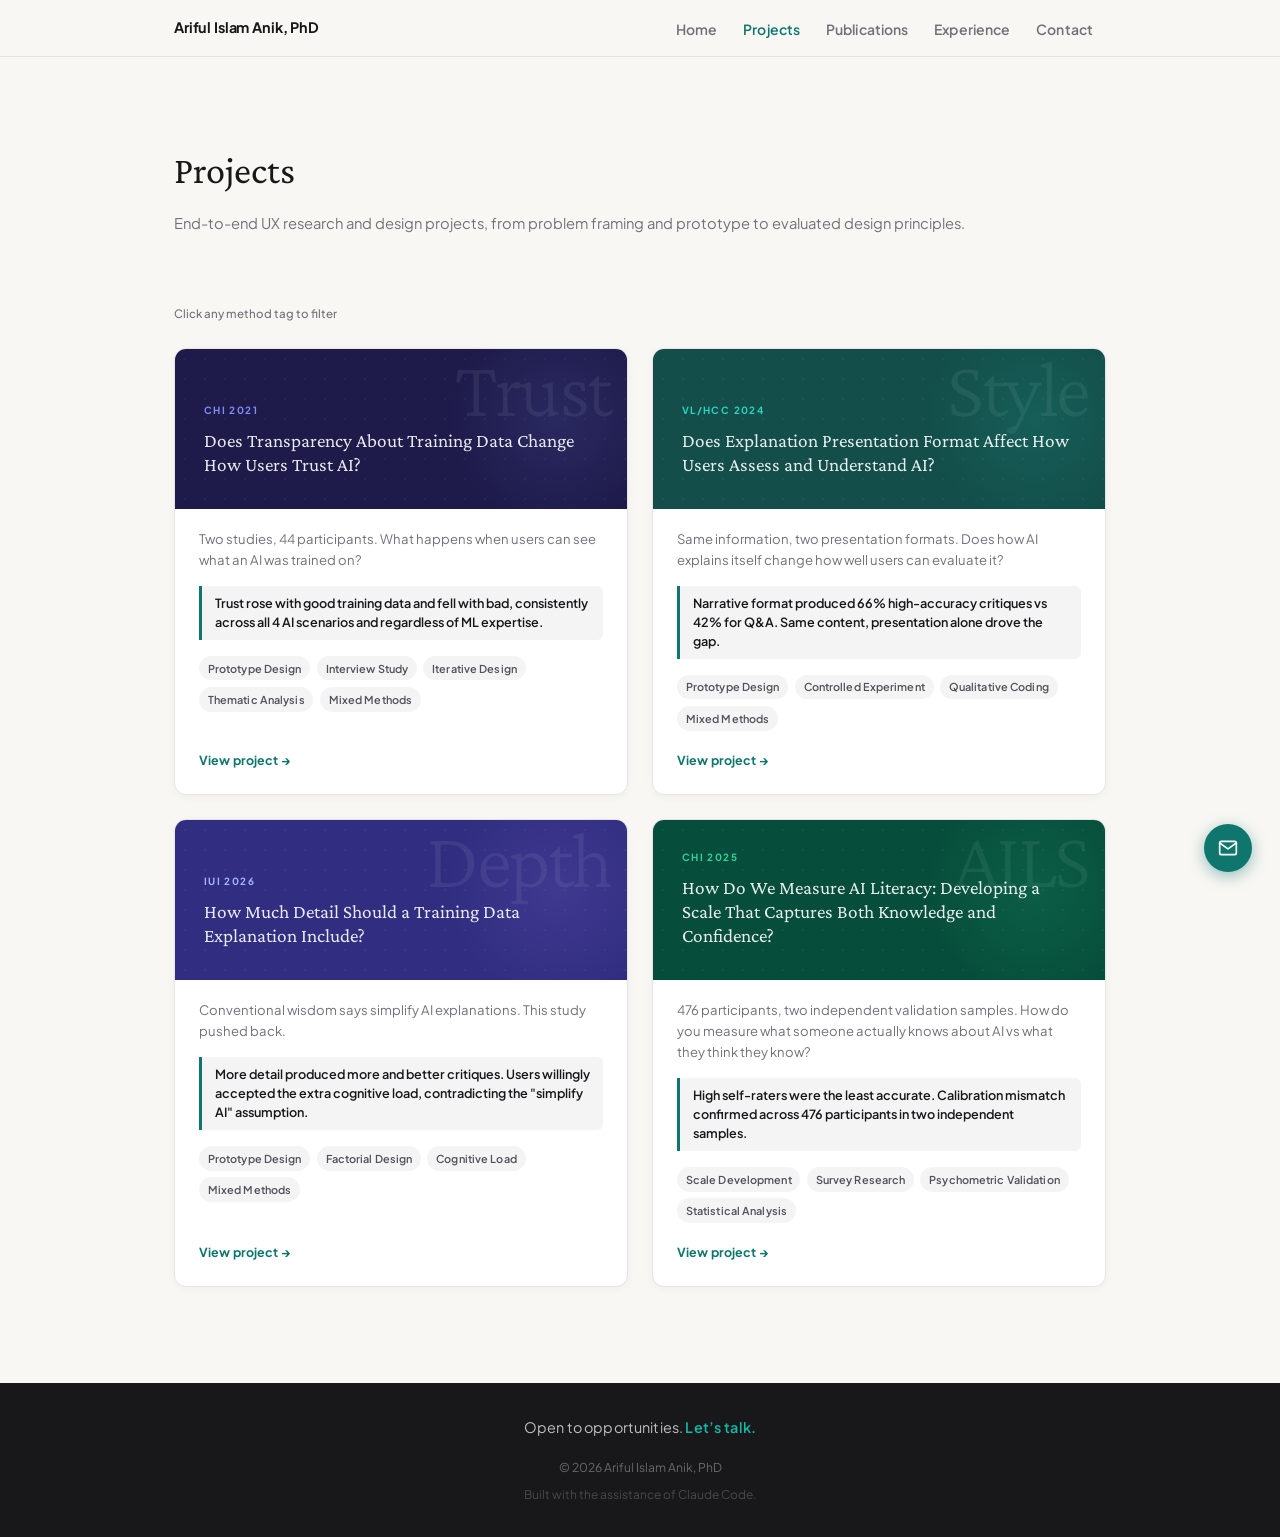
<file: projects.html>
<!DOCTYPE html>
<html lang="en">
<head>
  <meta charset="UTF-8" />
  <meta name="viewport" content="width=device-width, initial-scale=1.0" />
  <title>Projects | Ariful Islam Anik, PhD</title>
  <link rel="stylesheet" href="style.css" />
</head>
<body>

<header class="site-header">
  <nav class="nav-inner">
    <span class="nav-brand">Ariful Islam Anik, PhD</span>
    <ul class="nav-links">
      <li><a href="index.html">Home</a></li>
      <li><a href="projects.html" class="active">Projects</a></li>
      <li><a href="publications.html">Publications</a></li>
      <li><a href="service.html">Experience</a></li>
      <li><a href="index.html#contact">Contact</a></li>
    </ul>
  </nav>
</header>

<main class="page-wrap">

  <div class="page-header">
    <h1>Projects</h1>
    <p>End-to-end UX research and design projects, from problem framing and prototype to evaluated design principles.</p>
  </div>

  <div class="filter-bar">
    <span class="filter-hint">Click any method tag to filter</span>
    <button class="filter-reset" id="filterReset" hidden>Clear filter &times;</button>
  </div>

  <div class="projects-grid" id="projectsGrid">

    <a class="proj-card" href="project-chi2021.html" data-tags="Prototype Design,Interview Study,Iterative Design,Thematic Analysis,Mixed Methods">
      <div class="proj-strip c1">
        <span class="proj-ghost">Trust</span>
        <span class="proj-num">CHI 2021</span>
        <h2>Does Transparency About Training Data Change How Users Trust AI?</h2>
      </div>
      <div class="proj-body">
        <p class="proj-tagline">Two studies, 44 participants. What happens when users can see what an AI was trained on?</p>
        <div class="proj-outcome">Trust rose with good training data and fell with bad, consistently across all 4 AI scenarios and regardless of ML expertise.</div>
        <div class="proj-tags">
          <span class="tag" data-tag="Prototype Design">Prototype Design</span>
          <span class="tag" data-tag="Interview Study">Interview Study</span>
          <span class="tag" data-tag="Iterative Design">Iterative Design</span>
          <span class="tag" data-tag="Thematic Analysis">Thematic Analysis</span>
          <span class="tag" data-tag="Mixed Methods">Mixed Methods</span>
        </div>
        <span class="proj-cta">View project →</span>
      </div>
    </a>

    <a class="proj-card" href="project-vlhcc2024.html" data-tags="Prototype Design,Controlled Experiment,Qualitative Coding,Mixed Methods">
      <div class="proj-strip c2">
        <span class="proj-ghost">Style</span>
        <span class="proj-num">VL/HCC 2024</span>
        <h2>Does Explanation Presentation Format Affect How Users Assess and Understand AI?</h2>
      </div>
      <div class="proj-body">
        <p class="proj-tagline">Same information, two presentation formats. Does how AI explains itself change how well users can evaluate it?</p>
        <div class="proj-outcome">Narrative format produced 66% high-accuracy critiques vs 42% for Q&amp;A. Same content, presentation alone drove the gap.</div>
        <div class="proj-tags">
          <span class="tag" data-tag="Prototype Design">Prototype Design</span>
          <span class="tag" data-tag="Controlled Experiment">Controlled Experiment</span>
          <span class="tag" data-tag="Qualitative Coding">Qualitative Coding</span>
          <span class="tag" data-tag="Mixed Methods">Mixed Methods</span>
        </div>
        <span class="proj-cta">View project →</span>
      </div>
    </a>

    <a class="proj-card" href="project-iui2026.html" data-tags="Prototype Design,Factorial Design,Cognitive Load,Mixed Methods">
      <div class="proj-strip c3">
        <span class="proj-ghost">Depth</span>
        <span class="proj-num">IUI 2026</span>
        <h2>How Much Detail Should a Training Data Explanation Include?</h2>
      </div>
      <div class="proj-body">
        <p class="proj-tagline">Conventional wisdom says simplify AI explanations. This study pushed back.</p>
        <div class="proj-outcome">More detail produced more and better critiques. Users willingly accepted the extra cognitive load, contradicting the "simplify AI" assumption.</div>
        <div class="proj-tags">
          <span class="tag" data-tag="Prototype Design">Prototype Design</span>
          <span class="tag" data-tag="Factorial Design">Factorial Design</span>
          <span class="tag" data-tag="Cognitive Load">Cognitive Load</span>
          <span class="tag" data-tag="Mixed Methods">Mixed Methods</span>
        </div>
        <span class="proj-cta">View project →</span>
      </div>
    </a>

    <a class="proj-card" href="project-ailiteracy.html" data-tags="Scale Development,Survey Research,Psychometric Validation,Statistical Analysis">
      <div class="proj-strip c4">
        <span class="proj-ghost">AILS</span>
        <span class="proj-num">CHI 2025</span>
        <h2>How Do We Measure AI Literacy: Developing a Scale That Captures Both Knowledge and Confidence?</h2>
      </div>
      <div class="proj-body">
        <p class="proj-tagline">476 participants, two independent validation samples. How do you measure what someone actually knows about AI vs what they think they know?</p>
        <div class="proj-outcome">High self-raters were the least accurate. Calibration mismatch confirmed across 476 participants in two independent samples.</div>
        <div class="proj-tags">
          <span class="tag" data-tag="Scale Development">Scale Development</span>
          <span class="tag" data-tag="Survey Research">Survey Research</span>
          <span class="tag" data-tag="Psychometric Validation">Psychometric Validation</span>
          <span class="tag" data-tag="Statistical Analysis">Statistical Analysis</span>
        </div>
        <span class="proj-cta">View project →</span>
      </div>
    </a>

    <div class="projects-empty" id="projectsEmpty" hidden>
      No projects match this filter.
      <br><button class="projects-empty-reset" id="emptyReset">Clear filter</button>
    </div>
  </div>

</main>

<footer class="site-footer">
  <p class="footer-cta">Open to opportunities. <a href="mailto:anik.mdariful@gmail.com">Let&rsquo;s talk.</a></p>
  <p>&copy; 2026 Ariful Islam Anik, PhD</p>
  <p style="font-size: 0.75rem; margin-top: 0.4rem; opacity: 0.6;">Built with the assistance of <a href="https://claude.ai/code" target="_blank" rel="noopener">Claude Code</a>.</p>
</footer>

<script>
  var cards = document.querySelectorAll('.proj-card');
  var filterReset = document.getElementById('filterReset');
  var projectsEmpty = document.getElementById('projectsEmpty');
  var emptyReset = document.getElementById('emptyReset');
  var activeTag = null;

  function updateFilter() {
    cards.forEach(function(card) {
      var cardTags = card.dataset.tags.split(',').map(function(t) { return t.trim(); });
      card.classList.toggle('card-hidden', !(!activeTag || cardTags.includes(activeTag)));
    });
    document.querySelectorAll('.tag[data-tag]').forEach(function(t) {
      t.classList.toggle('tag-active', t.dataset.tag === activeTag);
    });
    filterReset.hidden = !activeTag;
    var anyVisible = Array.from(cards).some(function(c) { return !c.classList.contains('card-hidden'); });
    projectsEmpty.hidden = anyVisible;
  }

  function clearFilter() { activeTag = null; updateFilter(); }

  document.querySelectorAll('.tag[data-tag]').forEach(function(tag) {
    tag.addEventListener('click', function(e) {
      e.preventDefault(); e.stopPropagation();
      activeTag = (activeTag === tag.dataset.tag) ? null : tag.dataset.tag;
      updateFilter();
    });
  });

  filterReset.addEventListener('click', clearFilter);
  emptyReset.addEventListener('click', clearFilter);
</script>

<script>
(function () {
  if (window.matchMedia('(prefers-reduced-motion: reduce)').matches) return;
  function reveal(el, delay) {
    el.style.opacity = '0';
    el.style.transform = 'translateY(24px)';
    el.style.transition = 'opacity 0.55s ease ' + delay + 'ms, transform 0.55s ease ' + delay + 'ms';
  }
  var obs = new IntersectionObserver(function (entries) {
    entries.forEach(function (e) {
      if (!e.isIntersecting) return;
      e.target.style.opacity = '1';
      e.target.style.transform = 'none';
      obs.unobserve(e.target);
    });
  }, { threshold: 0.08 });
  document.querySelectorAll('.proj-card').forEach(function (el, i) {
    reveal(el, i * 80);
    obs.observe(el);
  });
})();
</script>

<button class="contact-float" id="contactFloat" aria-label="Copy email address">
  <svg viewBox="0 0 24 24"><path d="M4 4h16c1.1 0 2 .9 2 2v12c0 1.1-.9 2-2 2H4c-1.1 0-2-.9-2-2V6c0-1.1.9-2 2-2z"/><polyline points="22,6 12,13 2,6"/></svg>
  <span class="contact-float-tip" id="contactTip">Copy email</span>
</button>
<script>
(function () {
  var btn = document.getElementById('contactFloat');
  var tip = document.getElementById('contactTip');
  if (!btn) return;
  btn.addEventListener('click', function () {
    navigator.clipboard.writeText('anik.mdariful@gmail.com').then(function () {
      tip.textContent = 'Copied!';
      btn.classList.add('show-tip');
      setTimeout(function () {
        tip.textContent = 'Copy email';
        btn.classList.remove('show-tip');
      }, 2000);
    });
  });
})();
</script>
</body>
</html>
</file>
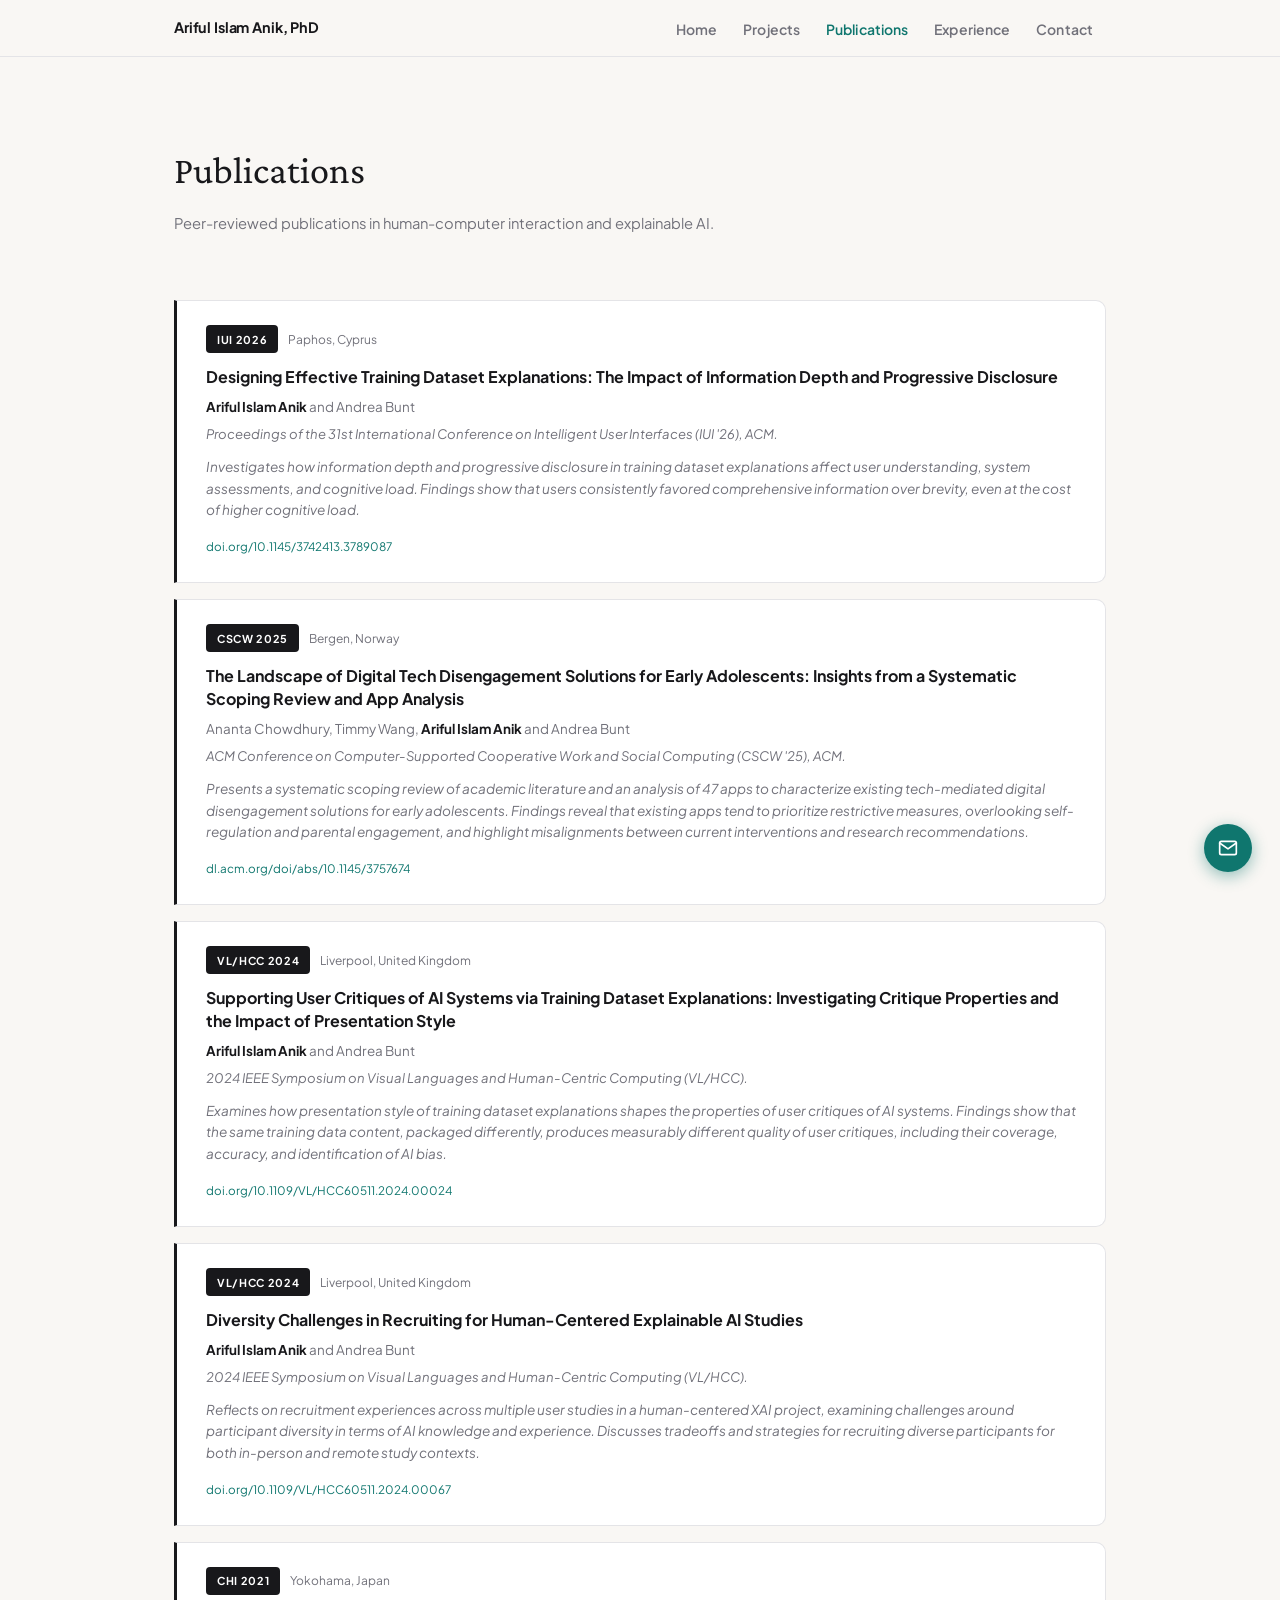
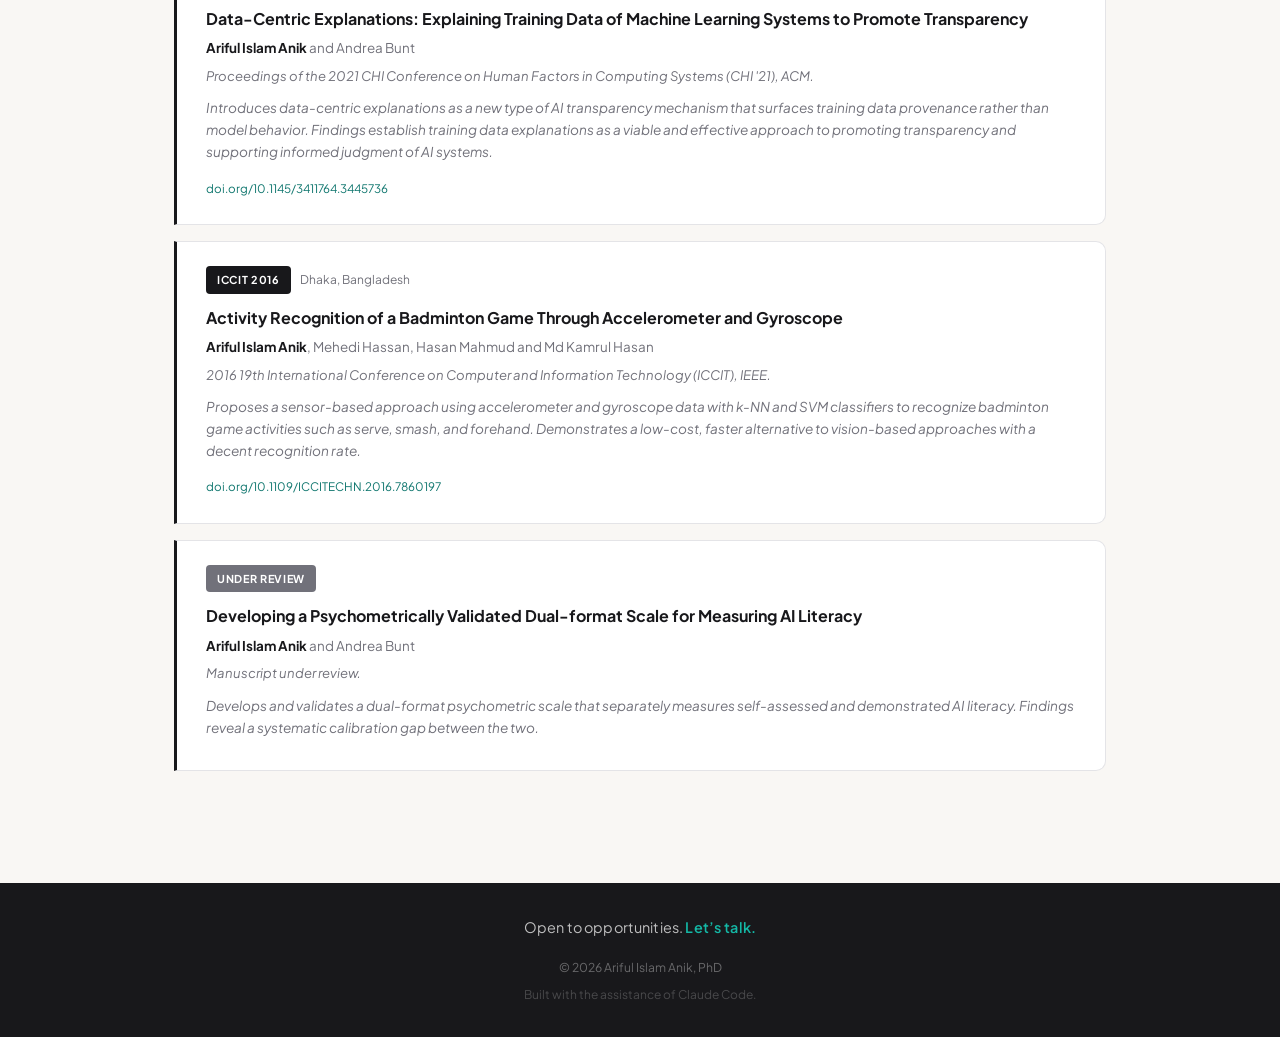
<file: publications.html>
<!DOCTYPE html>
<html lang="en">
<head>
  <meta charset="UTF-8" />
  <meta name="viewport" content="width=device-width, initial-scale=1.0" />
  <title>Publications | Ariful Islam Anik, PhD</title>
  <link rel="stylesheet" href="style.css" />
</head>
<body>

<header class="site-header">
  <nav class="nav-inner">
    <span class="nav-brand">Ariful Islam Anik, PhD</span>
    <ul class="nav-links">
      <li><a href="index.html">Home</a></li>
      <li><a href="projects.html">Projects</a></li>
      <li><a href="publications.html" class="active">Publications</a></li>
      <li><a href="service.html">Experience</a></li>
      <li><a href="index.html#contact">Contact</a></li>
    </ul>
  </nav>
</header>

<main class="page-wrap">

  <div class="page-header">
    <h1>Publications</h1>
    <p>Peer-reviewed publications in human-computer interaction and explainable AI.</p>
  </div>

  <div class="pub-entry">
    <div class="pub-entry-meta">
      <span class="pub-badge">IUI 2026</span>
      <span class="pub-date">Paphos, Cyprus</span>
    </div>
    <h3>
      <a href="https://doi.org/10.1145/3742413.3789087" target="_blank" rel="noopener">
        Designing Effective Training Dataset Explanations: The Impact of Information Depth and Progressive Disclosure
      </a>
    </h3>
    <p class="authors"><strong>Ariful Islam Anik</strong> and Andrea Bunt</p>
    <p class="venue-line">
      Proceedings of the 31st International Conference on Intelligent User Interfaces (IUI '26), ACM.
    </p>
    <p class="pub-context">Investigates how information depth and progressive disclosure in training dataset explanations affect user understanding, system assessments, and cognitive load. Findings show that users consistently favored comprehensive information over brevity, even at the cost of higher cognitive load.</p>
    <a class="pub-doi" href="https://doi.org/10.1145/3742413.3789087" target="_blank" rel="noopener">
      doi.org/10.1145/3742413.3789087
    </a>
  </div>

  <div class="pub-entry">
    <div class="pub-entry-meta">
      <span class="pub-badge">CSCW 2025</span>
      <span class="pub-date">Bergen, Norway</span>
    </div>
    <h3>
      <a href="https://dl.acm.org/doi/abs/10.1145/3757674" target="_blank" rel="noopener">
        The Landscape of Digital Tech Disengagement Solutions for Early Adolescents: Insights from a Systematic Scoping Review and App Analysis
      </a>
    </h3>
    <p class="authors">Ananta Chowdhury, Timmy Wang, <strong>Ariful Islam Anik</strong> and Andrea Bunt</p>
    <p class="venue-line">
      ACM Conference on Computer-Supported Cooperative Work and Social Computing (CSCW '25), ACM.
    </p>
    <p class="pub-context">Presents a systematic scoping review of academic literature and an analysis of 47 apps to characterize existing tech-mediated digital disengagement solutions for early adolescents. Findings reveal that existing apps tend to prioritize restrictive measures, overlooking self-regulation and parental engagement, and highlight misalignments between current interventions and research recommendations.</p>
    <a class="pub-doi" href="https://dl.acm.org/doi/abs/10.1145/3757674" target="_blank" rel="noopener">
      dl.acm.org/doi/abs/10.1145/3757674
    </a>
  </div>

  <div class="pub-entry">
    <div class="pub-entry-meta">
      <span class="pub-badge">VL/HCC 2024</span>
      <span class="pub-date">Liverpool, United Kingdom</span>
    </div>
    <h3>
      <a href="https://doi.org/10.1109/VL/HCC60511.2024.00024" target="_blank" rel="noopener">
        Supporting User Critiques of AI Systems via Training Dataset Explanations: Investigating Critique Properties and the Impact of Presentation Style
      </a>
    </h3>
    <p class="authors"><strong>Ariful Islam Anik</strong> and Andrea Bunt</p>
    <p class="venue-line">
      2024 IEEE Symposium on Visual Languages and Human-Centric Computing (VL/HCC).
    </p>
    <p class="pub-context">Examines how presentation style of training dataset explanations shapes the properties of user critiques of AI systems. Findings show that the same training data content, packaged differently, produces measurably different quality of user critiques, including their coverage, accuracy, and identification of AI bias.</p>
    <a class="pub-doi" href="https://doi.org/10.1109/VL/HCC60511.2024.00024" target="_blank" rel="noopener">
      doi.org/10.1109/VL/HCC60511.2024.00024
    </a>
  </div>

  <div class="pub-entry">
    <div class="pub-entry-meta">
      <span class="pub-badge">VL/HCC 2024</span>
      <span class="pub-date">Liverpool, United Kingdom</span>
    </div>
    <h3>
      <a href="https://doi.org/10.1109/VL/HCC60511.2024.00067" target="_blank" rel="noopener">
        Diversity Challenges in Recruiting for Human-Centered Explainable AI Studies
      </a>
    </h3>
    <p class="authors"><strong>Ariful Islam Anik</strong> and Andrea Bunt</p>
    <p class="venue-line">
      2024 IEEE Symposium on Visual Languages and Human-Centric Computing (VL/HCC).
    </p>
    <p class="pub-context">Reflects on recruitment experiences across multiple user studies in a human-centered XAI project, examining challenges around participant diversity in terms of AI knowledge and experience. Discusses tradeoffs and strategies for recruiting diverse participants for both in-person and remote study contexts.</p>
    <a class="pub-doi" href="https://doi.org/10.1109/VL/HCC60511.2024.00067" target="_blank" rel="noopener">
      doi.org/10.1109/VL/HCC60511.2024.00067
    </a>
  </div>

  <div class="pub-entry">
    <div class="pub-entry-meta">
      <span class="pub-badge">CHI 2021</span>
      <span class="pub-date">Yokohama, Japan</span>
    </div>
    <h3>
      <a href="https://doi.org/10.1145/3411764.3445736" target="_blank" rel="noopener">
        Data-Centric Explanations: Explaining Training Data of Machine Learning Systems to Promote Transparency
      </a>
    </h3>
    <p class="authors"><strong>Ariful Islam Anik</strong> and Andrea Bunt</p>
    <p class="venue-line">
      Proceedings of the 2021 CHI Conference on Human Factors in Computing Systems (CHI '21), ACM.
    </p>
    <p class="pub-context">Introduces data-centric explanations as a new type of AI transparency mechanism that surfaces training data provenance rather than model behavior. Findings establish training data explanations as a viable and effective approach to promoting transparency and supporting informed judgment of AI systems.</p>
    <a class="pub-doi" href="https://doi.org/10.1145/3411764.3445736" target="_blank" rel="noopener">
      doi.org/10.1145/3411764.3445736
    </a>
  </div>

  <div class="pub-entry">
    <div class="pub-entry-meta">
      <span class="pub-badge">ICCIT 2016</span>
      <span class="pub-date">Dhaka, Bangladesh</span>
    </div>
    <h3>
      <a href="https://doi.org/10.1109/ICCITECHN.2016.7860197" target="_blank" rel="noopener">
        Activity Recognition of a Badminton Game Through Accelerometer and Gyroscope
      </a>
    </h3>
    <p class="authors"><strong>Ariful Islam Anik</strong>, Mehedi Hassan, Hasan Mahmud and Md Kamrul Hasan</p>
    <p class="venue-line">
      2016 19th International Conference on Computer and Information Technology (ICCIT), IEEE.
    </p>
    <p class="pub-context">Proposes a sensor-based approach using accelerometer and gyroscope data with k-NN and SVM classifiers to recognize badminton game activities such as serve, smash, and forehand. Demonstrates a low-cost, faster alternative to vision-based approaches with a decent recognition rate.</p>
    <a class="pub-doi" href="https://doi.org/10.1109/ICCITECHN.2016.7860197" target="_blank" rel="noopener">
      doi.org/10.1109/ICCITECHN.2016.7860197
    </a>
  </div>

  <div class="pub-entry">
    <div class="pub-entry-meta">
      <span class="pub-badge review">Under Review</span>
    </div>
    <h3>
      Developing a Psychometrically Validated Dual-format Scale for Measuring AI Literacy
    </h3>
    <p class="authors"><strong>Ariful Islam Anik</strong> and Andrea Bunt</p>
    <p class="venue-line">Manuscript under review.</p>
    <p class="pub-context">Develops and validates a dual-format psychometric scale that separately measures self-assessed and demonstrated AI literacy. Findings reveal a systematic calibration gap between the two.</p>
  </div>

</main>

<footer class="site-footer">
  <p class="footer-cta">Open to opportunities. <a href="mailto:anik.mdariful@gmail.com">Let&rsquo;s talk.</a></p>
  <p>&copy; 2026 Ariful Islam Anik, PhD</p>
  <p style="font-size: 0.75rem; margin-top: 0.4rem; opacity: 0.6;">Built with the assistance of <a href="https://claude.ai/code" target="_blank" rel="noopener">Claude Code</a>.</p>
</footer>

<script>
(function () {
  if (window.matchMedia('(prefers-reduced-motion: reduce)').matches) return;
  function reveal(el, delay) {
    el.style.opacity = '0';
    el.style.transform = 'translateY(20px)';
    el.style.transition = 'opacity 0.5s ease ' + delay + 'ms, transform 0.5s ease ' + delay + 'ms';
  }
  var obs = new IntersectionObserver(function (entries) {
    entries.forEach(function (e) {
      if (!e.isIntersecting) return;
      e.target.style.opacity = '1';
      e.target.style.transform = 'none';
      obs.unobserve(e.target);
    });
  }, { threshold: 0.08 });
  document.querySelectorAll('.pub-entry').forEach(function (el, i) {
    reveal(el, i * 60);
    obs.observe(el);
  });
})();
</script>

<button class="contact-float" id="contactFloat" aria-label="Copy email address">
  <svg viewBox="0 0 24 24"><path d="M4 4h16c1.1 0 2 .9 2 2v12c0 1.1-.9 2-2 2H4c-1.1 0-2-.9-2-2V6c0-1.1.9-2 2-2z"/><polyline points="22,6 12,13 2,6"/></svg>
  <span class="contact-float-tip" id="contactTip">Copy email</span>
</button>
<script>
(function () {
  var btn = document.getElementById('contactFloat');
  var tip = document.getElementById('contactTip');
  if (!btn) return;
  btn.addEventListener('click', function () {
    navigator.clipboard.writeText('anik.mdariful@gmail.com').then(function () {
      tip.textContent = 'Copied!';
      btn.classList.add('show-tip');
      setTimeout(function () {
        tip.textContent = 'Copy email';
        btn.classList.remove('show-tip');
      }, 2000);
    });
  });
})();
</script>
</body>
</html>
</file>
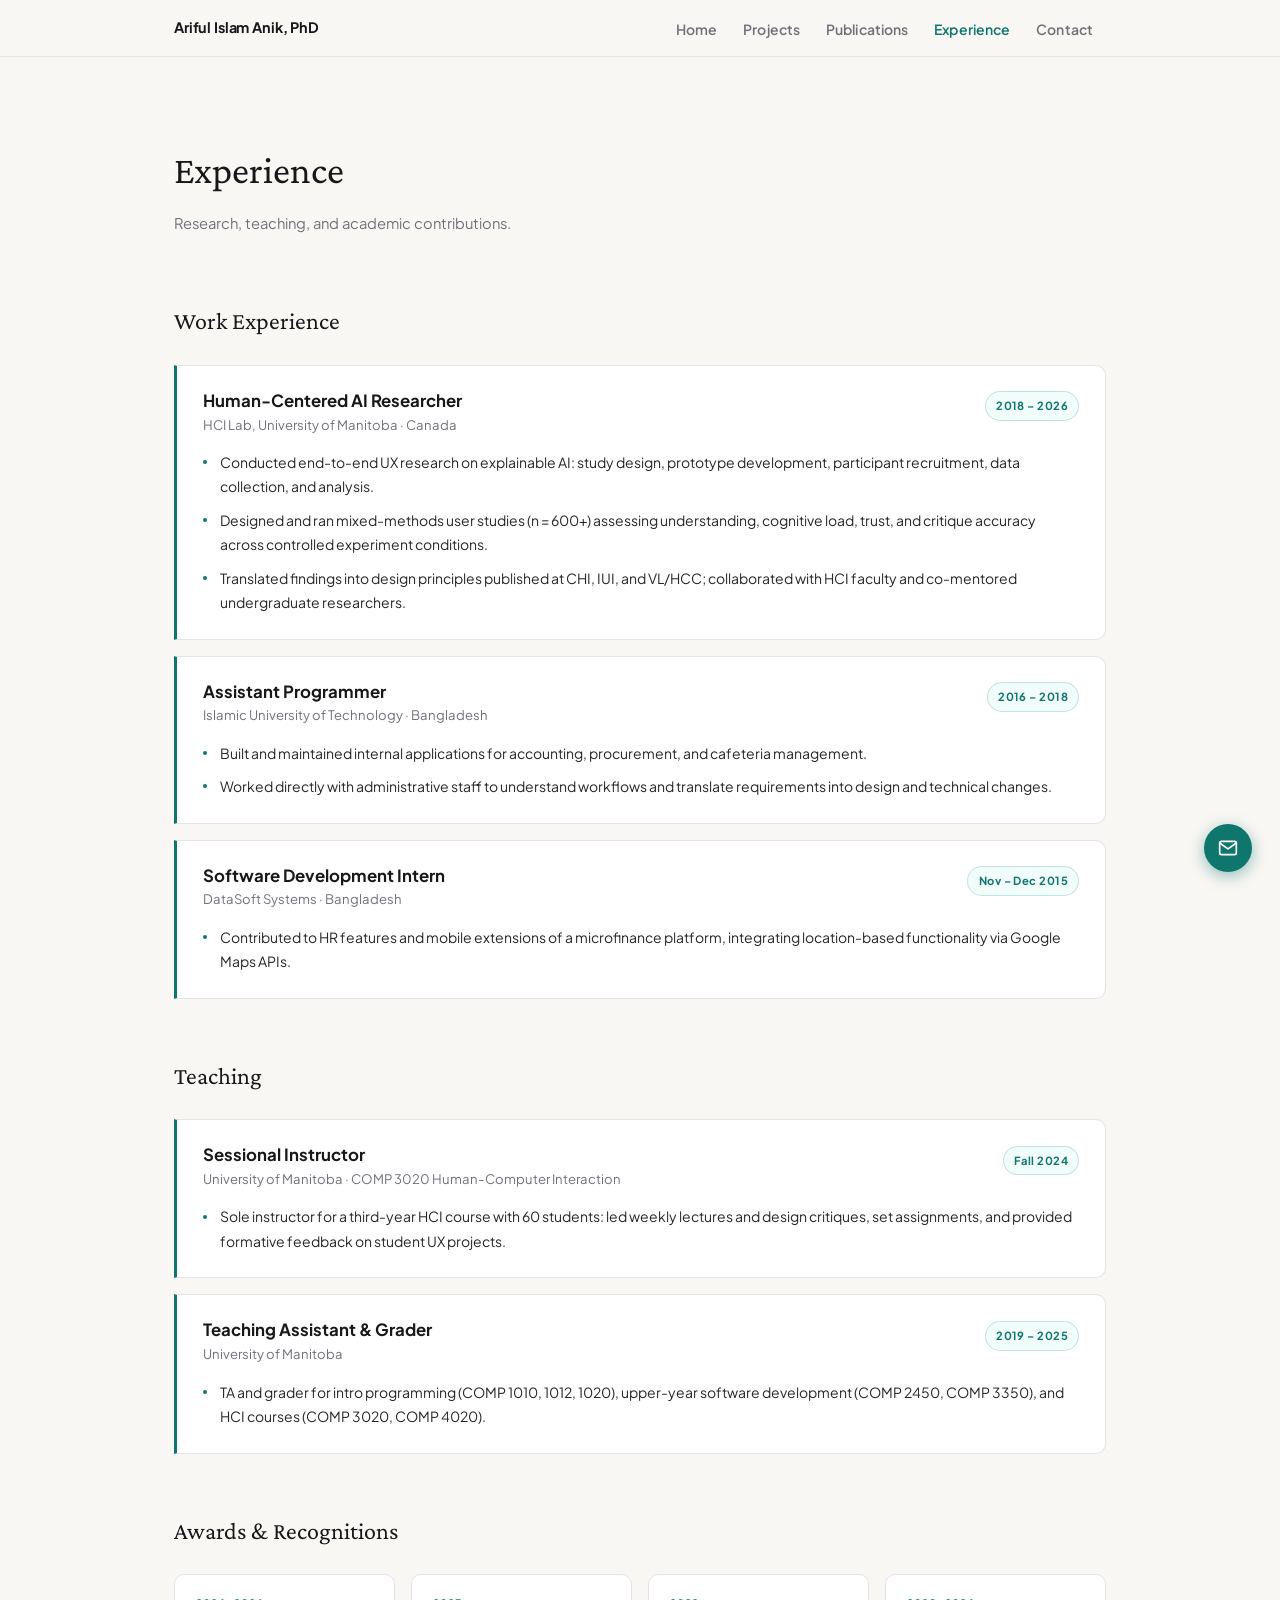
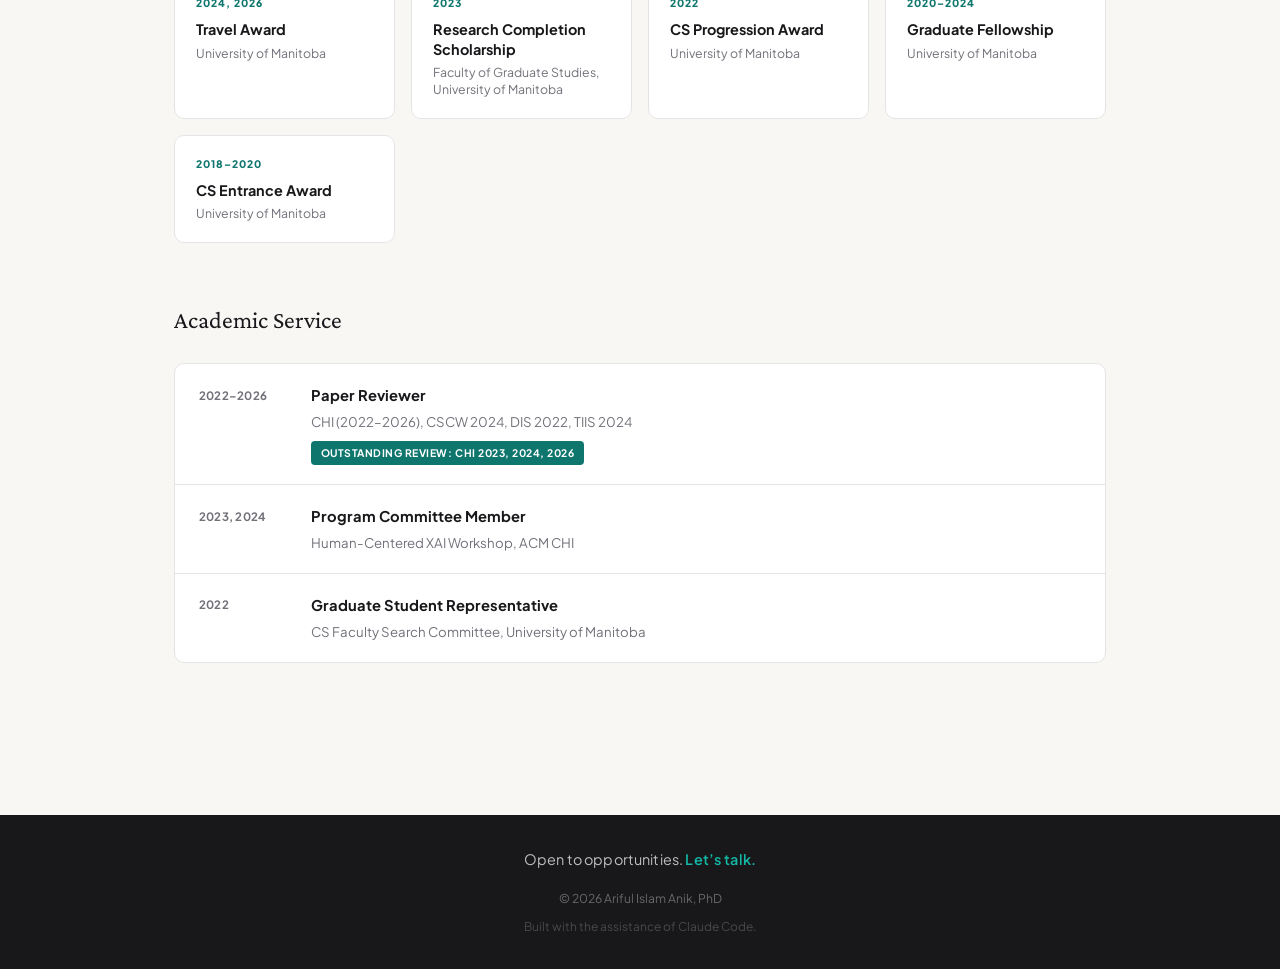
<file: service.html>
<!DOCTYPE html>
<html lang="en">
<head>
  <meta charset="UTF-8" />
  <meta name="viewport" content="width=device-width, initial-scale=1.0" />
  <title>Experience | Ariful Islam Anik, PhD</title>
  <link rel="stylesheet" href="style.css" />
</head>
<body>

<header class="site-header">
  <nav class="nav-inner">
    <span class="nav-brand">Ariful Islam Anik, PhD</span>
    <ul class="nav-links">
      <li><a href="index.html">Home</a></li>
      <li><a href="projects.html">Projects</a></li>
      <li><a href="publications.html">Publications</a></li>
      <li><a href="service.html" class="active">Experience</a></li>
      <li><a href="index.html#contact">Contact</a></li>
    </ul>
  </nav>
</header>

<main class="page-wrap">

  <div class="page-header">
    <h1>Experience</h1>
    <p>Research, teaching, and academic contributions.</p>
  </div>

  <!-- Experience -->
  <section class="service-section">
    <h2 class="section-title">Work Experience</h2>

    <div class="exp-card">
      <div class="exp-card-head">
        <div class="exp-card-info">
          <h3>Human-Centered AI Researcher</h3>
          <p class="exp-org">HCI Lab, University of Manitoba &middot; Canada</p>
        </div>
        <span class="exp-date">2018 – 2026</span>
      </div>
      <ul class="exp-points">
        <li>Conducted end-to-end UX research on explainable AI: study design, prototype development, participant recruitment, data collection, and analysis.</li>
        <li>Designed and ran mixed-methods user studies (n = 600+) assessing understanding, cognitive load, trust, and critique accuracy across controlled experiment conditions.</li>
        <li>Translated findings into design principles published at CHI, IUI, and VL/HCC; collaborated with HCI faculty and co-mentored undergraduate researchers.</li>
      </ul>
    </div>

    <div class="exp-card">
      <div class="exp-card-head">
        <div class="exp-card-info">
          <h3>Assistant Programmer</h3>
          <p class="exp-org">Islamic University of Technology &middot; Bangladesh</p>
        </div>
        <span class="exp-date">2016 – 2018</span>
      </div>
      <ul class="exp-points">
        <li>Built and maintained internal applications for accounting, procurement, and cafeteria management.</li>
        <li>Worked directly with administrative staff to understand workflows and translate requirements into design and technical changes.</li>
      </ul>
    </div>

    <div class="exp-card">
      <div class="exp-card-head">
        <div class="exp-card-info">
          <h3>Software Development Intern</h3>
          <p class="exp-org">DataSoft Systems &middot; Bangladesh</p>
        </div>
        <span class="exp-date">Nov – Dec 2015</span>
      </div>
      <ul class="exp-points">
        <li>Contributed to HR features and mobile extensions of a microfinance platform, integrating location-based functionality via Google Maps APIs.</li>
      </ul>
    </div>
  </section>

  <!-- Teaching -->
  <section class="service-section">
    <h2 class="section-title">Teaching</h2>

    <div class="exp-card">
      <div class="exp-card-head">
        <div class="exp-card-info">
          <h3>Sessional Instructor</h3>
          <p class="exp-org">University of Manitoba &middot; COMP 3020 Human-Computer Interaction</p>
        </div>
        <span class="exp-date">Fall 2024</span>
      </div>
      <ul class="exp-points">
        <li>Sole instructor for a third-year HCI course with 60 students: led weekly lectures and design critiques, set assignments, and provided formative feedback on student UX projects.</li>
      </ul>
    </div>

    <div class="exp-card">
      <div class="exp-card-head">
        <div class="exp-card-info">
          <h3>Teaching Assistant &amp; Grader</h3>
          <p class="exp-org">University of Manitoba</p>
        </div>
        <span class="exp-date">2019 – 2025</span>
      </div>
      <ul class="exp-points">
        <li>TA and grader for intro programming (COMP 1010, 1012, 1020), upper-year software development (COMP 2450, COMP 3350), and HCI courses (COMP 3020, COMP 4020).</li>
      </ul>
    </div>
  </section>

  <!-- Awards -->
  <section class="service-section">
    <h2 class="section-title">Awards &amp; Recognitions</h2>
    <div class="award-grid">
      <div class="award-card">
        <span class="award-year">2024, 2026</span>
        <p class="award-name">Travel Award</p>
        <p class="award-org">University of Manitoba</p>
      </div>
      <div class="award-card">
        <span class="award-year">2023</span>
        <p class="award-name">Research Completion Scholarship</p>
        <p class="award-org">Faculty of Graduate Studies, University of Manitoba</p>
      </div>
      <div class="award-card">
        <span class="award-year">2022</span>
        <p class="award-name">CS Progression Award</p>
        <p class="award-org">University of Manitoba</p>
      </div>
      <div class="award-card">
        <span class="award-year">2020–2024</span>
        <p class="award-name">Graduate Fellowship</p>
        <p class="award-org">University of Manitoba</p>
      </div>
      <div class="award-card">
        <span class="award-year">2018–2020</span>
        <p class="award-name">CS Entrance Award</p>
        <p class="award-org">University of Manitoba</p>
      </div>
    </div>
  </section>

  <!-- Academic Service -->
  <section class="service-section">
    <h2 class="section-title">Academic Service</h2>
    <div class="service-rows">
      <div class="service-row">
        <span class="service-row-year">2022–2026</span>
        <div class="service-row-body">
          <p class="service-row-title">Paper Reviewer</p>
          <p class="service-row-detail">CHI (2022–2026), CSCW 2024, DIS 2022, TIIS 2024</p>
          <span class="service-row-badge">Outstanding Review: CHI 2023, 2024, 2026</span>
        </div>
      </div>
      <div class="service-row">
        <span class="service-row-year">2023, 2024</span>
        <div class="service-row-body">
          <p class="service-row-title">Program Committee Member</p>
          <p class="service-row-detail">Human-Centered XAI Workshop, ACM CHI</p>
        </div>
      </div>
      <div class="service-row">
        <span class="service-row-year">2022</span>
        <div class="service-row-body">
          <p class="service-row-title">Graduate Student Representative</p>
          <p class="service-row-detail">CS Faculty Search Committee, University of Manitoba</p>
        </div>
      </div>
    </div>
  </section>

</main>

<footer class="site-footer">
  <p class="footer-cta">Open to opportunities. <a href="mailto:anik.mdariful@gmail.com">Let&rsquo;s talk.</a></p>
  <p>&copy; 2026 Ariful Islam Anik, PhD</p>
  <p style="font-size: 0.75rem; margin-top: 0.4rem; opacity: 0.6;">Built with the assistance of <a href="https://claude.ai/code" target="_blank" rel="noopener">Claude Code</a>.</p>
</footer>

<script>
(function () {
  if (window.matchMedia('(prefers-reduced-motion: reduce)').matches) return;
  function reveal(el, delay) {
    el.style.opacity = '0';
    el.style.transform = 'translateY(20px)';
    el.style.transition = 'opacity 0.5s ease ' + delay + 'ms, transform 0.5s ease ' + delay + 'ms';
  }
  var obs = new IntersectionObserver(function (entries) {
    entries.forEach(function (e) {
      if (!e.isIntersecting) return;
      e.target.style.opacity = '1';
      e.target.style.transform = 'none';
      obs.unobserve(e.target);
    });
  }, { threshold: 0.08 });
  ['.exp-card', '.award-card', '.service-row'].forEach(function (sel) {
    document.querySelectorAll(sel).forEach(function (el, i) {
      reveal(el, i * 60);
      obs.observe(el);
    });
  });
})();
</script>

<button class="contact-float" id="contactFloat" aria-label="Copy email address">
  <svg viewBox="0 0 24 24"><path d="M4 4h16c1.1 0 2 .9 2 2v12c0 1.1-.9 2-2 2H4c-1.1 0-2-.9-2-2V6c0-1.1.9-2 2-2z"/><polyline points="22,6 12,13 2,6"/></svg>
  <span class="contact-float-tip" id="contactTip">Copy email</span>
</button>
<script>
(function () {
  var btn = document.getElementById('contactFloat');
  var tip = document.getElementById('contactTip');
  if (!btn) return;
  btn.addEventListener('click', function () {
    navigator.clipboard.writeText('anik.mdariful@gmail.com').then(function () {
      tip.textContent = 'Copied!';
      btn.classList.add('show-tip');
      setTimeout(function () {
        tip.textContent = 'Copy email';
        btn.classList.remove('show-tip');
      }, 2000);
    });
  });
})();
</script>
</body>
</html>
</file>
<file: style.css>
/* =====================================================
   Portfolio — Ariful Islam Anik
   Redesigned: warm editorial aesthetic
   ===================================================== */

@import url('https://fonts.googleapis.com/css2?family=Crimson+Pro:ital,wght@0,300;0,400;0,500;0,600;1,300;1,400;1,500;1,600&family=Plus+Jakarta+Sans:ital,wght@0,300;0,400;0,500;0,600;0,700;0,800;1,400&display=swap');

*, *::before, *::after { box-sizing: border-box; margin: 0; padding: 0; }

:root {
  --navy:      #18181b;
  --accent:    #3f3f46;
  --accent-lt: #71717a;
  --teal:      #0f766e;
  --teal-lt:   #14b8a6;
  --amber:     #0f766e;
  --text:      #27272a;
  --muted:     #71717a;
  --border:    #e4e4e7;
  --bg:        #f9f7f4;
  --white:     #ffffff;
  --card-bg:   #ffffff;
  --tag-bg:    #f4f4f5;
  --tag-fg:    #52525b;
  --font-body: 'Plus Jakarta Sans', 'Segoe UI', sans-serif;
  --font-ui:   'Plus Jakarta Sans', 'Segoe UI', sans-serif;
  --font-display: 'Crimson Pro', Georgia, serif;
  --max-w:     980px;
  --radius:    6px;
  --teal-bg:   #f0fdfa;
  --teal-d:    #0d6b63;
}

html { scroll-behavior: smooth; }

@keyframes pageFadeIn {
  from { opacity: 0; }
  to   { opacity: 1; }
}

body {
  font-family: var(--font-body);
  font-size: 15.5px;
  line-height: 1.75;
  color: var(--text);
  background: var(--bg);
  -webkit-font-smoothing: antialiased;
  animation: pageFadeIn 0.4s ease both;
}

@media (prefers-reduced-motion: reduce) {
  body { animation: none; }
}

.reading-progress {
  position: fixed;
  top: 0; left: 0;
  width: 0%;
  height: 3px;
  background: linear-gradient(90deg, var(--teal), var(--teal-lt));
  z-index: 200;
  transition: width 0.08s linear;
  pointer-events: none;
}

a { color: var(--teal); text-decoration: none; }
a:hover { color: var(--teal); text-decoration: underline; }
img { max-width: 100%; display: block; }

/* ── Navigation ─────────────────────────────────── */
.site-header {
  background: var(--bg);
  border-bottom: 1px solid var(--border);
  position: sticky; top: 0; z-index: 100;
}
.nav-inner {
  max-width: var(--max-w);
  margin: 0 auto; padding: 0 1.5rem;
  display: flex; align-items: center;
  justify-content: space-between; height: 56px;
}
.nav-brand {
  font-family: var(--font-ui);
  font-size: 0.9rem; font-weight: 700;
  font-style: normal;
  color: var(--navy); letter-spacing: -0.01em;
}
.nav-links { list-style: none; display: flex; gap: 0; }
.nav-links a {
  font-family: var(--font-ui); font-size: 0.875rem;
  font-weight: 600;
  color: var(--muted);
  padding: 0.35rem 0.8rem; border-radius: var(--radius);
  transition: color 0.15s;
  letter-spacing: 0.01em;
}
.nav-links a:hover { color: var(--navy); text-decoration: none; background: none; }
.nav-links a.active { color: var(--teal); font-weight: 600; text-decoration: none; background: none; }

/* ── Page wrapper ───────────────────────────────── */
.page-wrap {
  max-width: var(--max-w);
  margin: 0 auto; padding: 2.5rem 1.5rem 6rem;
}

/* ── Section titles ─────────────────────────────── */
.section-title {
  font-family: var(--font-display);
  font-size: 1.5rem; font-weight: 400; font-style: normal;
  color: var(--navy); margin-bottom: 1.4rem;
  display: block;
}
.section-title::before { display: none; }
section { margin-bottom: 3.5rem; }

/* ── Hero / About ───────────────────────────────── */
.hero {
  display: flex; gap: 3rem;
  align-items: flex-start;
  background: #f0fdfa;
  border-bottom: 1px solid #cceae4;
  margin: -2.5rem -1.5rem 3.5rem;
  padding: 4rem 2.5rem 3.5rem;
  position: relative; overflow: hidden;
}
.hero::before {
  content: '';
  position: absolute; inset: 0;
  background-image: radial-gradient(circle, rgba(15,118,110,0.06) 1px, transparent 1px);
  background-size: 28px 28px;
  pointer-events: none;
}
.hero::after {
  content: '';
  position: absolute; right: -80px; top: -80px;
  width: 400px; height: 400px;
  border-radius: 50%;
  background: radial-gradient(circle, rgba(15,118,110,0.08) 0%, transparent 65%);
  pointer-events: none;
}
.hero-photo {
  flex-shrink: 0; width: 148px; height: 148px;
  border-radius: 50%; object-fit: cover;
  border: 2px solid #cceae4;
  box-shadow: 0 8px 30px rgba(0,0,0,0.1);
  position: relative; z-index: 1;
}
.hero-photo-placeholder {
  flex-shrink: 0; width: 148px; height: 148px;
  border-radius: 50%;
  background: rgba(15,118,110,0.08);
  display: flex; align-items: center; justify-content: center;
  font-family: var(--font-ui); font-size: 2.5rem;
  font-weight: 700; color: var(--teal);
  position: relative; z-index: 1;
}
.hero-body { position: relative; z-index: 1; }
.hero-body h1 {
  font-family: var(--font-display); font-size: 2.6rem;
  font-weight: 400; color: var(--navy);
  line-height: 1.1; margin-bottom: 0.4rem;
  letter-spacing: -0.02em;
}
.hero-body .title-line {
  font-family: var(--font-ui); font-size: 0.82rem; font-weight: 600;
  color: var(--teal); margin-bottom: 0.2rem; letter-spacing: 0.06em;
  text-transform: uppercase;
}
.hero-body .affil-line {
  font-family: var(--font-ui); font-size: 0.84rem;
  color: var(--muted); margin-bottom: 1.6rem;
}
.hero-body .affil-line a { color: var(--muted); }
.hero-body .affil-line a:hover { color: var(--navy); text-decoration: none; }
.hero-bio { font-size: 0.92rem; line-height: 1.8; color: var(--text); margin-bottom: 1rem; }
.hero-links { display: flex; flex-wrap: wrap; gap: 0.6rem; }

/* ── Hero actions + socials ─────────────────────── */
.hero-actions { display: flex; align-items: center; gap: 1.2rem; flex-wrap: wrap; }
.hero-socials {
  display: flex; align-items: center; gap: 0.3rem;
  padding-left: 1rem;
  border-left: 1px solid rgba(15,118,110,0.2);
}
.hero-social-icon {
  display: inline-flex; align-items: center; justify-content: center;
  width: 32px; height: 32px; border-radius: 50%;
  color: var(--teal);
  border: 1px solid rgba(15,118,110,0.25);
  background: rgba(255,255,255,0.7); transition: all 0.15s;
  text-decoration: none; flex-shrink: 0;
}
.hero-social-icon svg { width: 14px; height: 14px; fill: currentColor; }
.hero-social-icon:hover {
  color: #fff; border-color: var(--teal);
  background: var(--teal); text-decoration: none;
}

/* ── Buttons ────────────────────────────────────── */
.btn {
  display: inline-flex; align-items: center; gap: 0.4rem;
  font-family: var(--font-ui); font-size: 0.8rem;
  font-weight: 600; letter-spacing: 0.02em;
  padding: 0.5rem 1.1rem; border-radius: var(--radius);
  transition: all 0.18s ease;
  cursor: pointer; text-decoration: none;
}
.btn-primary { background: var(--teal); color: #fff; border: 1px solid var(--teal); }
.btn-primary:hover { background: #0a6962; border-color: #0a6962; color: #fff; text-decoration: none; box-shadow: 0 4px 14px rgba(15,118,110,0.3); }
.btn-outline { background: rgba(255,255,255,0.7); color: var(--navy); border: 1px solid rgba(24,24,27,0.2); }
.btn-outline:hover { background: #fff; color: var(--navy); border-color: var(--navy); text-decoration: none; }

/* ── Research / Areas of Expertise ─────────────── */
.interest-grid { display: grid; grid-template-columns: repeat(auto-fit, minmax(240px, 1fr)); gap: 1.2rem; }
.interest-card {
  background: var(--card-bg); border: 1px solid var(--border);
  border-radius: 10px; padding: 1.6rem 1.5rem 1.4rem;
  transition: box-shadow 0.2s, transform 0.2s;
}
.interest-card:hover {
  box-shadow: 0 8px 28px rgba(0,0,0,0.07);
  transform: translateY(-2px);
}
.interest-card h3 {
  font-family: var(--font-ui); font-size: 0.92rem;
  font-weight: 700; color: var(--navy); margin-bottom: 0.55rem;
}
.interest-card p { font-size: 0.85rem; color: var(--muted); line-height: 1.65; }

/* ── News ───────────────────────────────────────── */
.news-list { list-style: none; }
.news-list li {
  display: flex; gap: 1.2rem;
  padding: 1rem 0; border-bottom: 1px solid var(--border);
  font-size: 0.9rem; line-height: 1.65;
}
.news-list li:last-child { border-bottom: none; }
.news-date {
  font-family: var(--font-ui); font-size: 0.72rem; font-weight: 700;
  color: var(--teal); white-space: nowrap;
  padding-top: 0.1rem; min-width: 80px;
  text-transform: uppercase; letter-spacing: 0.06em;
}

/* ── CV ─────────────────────────────────────────── */
.cv-box {
  background: var(--card-bg); border: 1px solid var(--border);
  border-radius: var(--radius); padding: 1.5rem 1.8rem;
  display: flex; align-items: center;
  justify-content: space-between; gap: 1rem; flex-wrap: wrap;
}
.cv-box p { font-size: 0.92rem; color: var(--muted); max-width: 560px; }

/* ── Contact ────────────────────────────────────── */
.contact-grid { display: grid; grid-template-columns: 1fr 1fr; gap: 1.5rem; }
.contact-info dt {
  font-family: var(--font-ui); font-size: 0.72rem;
  font-weight: 700; text-transform: uppercase;
  letter-spacing: 0.1em; color: var(--muted); margin-top: 1rem;
}
.contact-info dt:first-child { margin-top: 0; }
.contact-info dd { font-size: 0.92rem; color: var(--text); margin-left: 0; }
.contact-link-item {
  display: flex; align-items: center; gap: 0.6rem;
  font-family: var(--font-ui); font-size: 0.88rem;
  color: var(--teal); padding: 0.6rem 0.9rem;
  border: 1px solid var(--border); border-radius: var(--radius);
  transition: all 0.15s; margin-top: 0.5rem;
  background: var(--white);
}
.contact-link-item:first-child { margin-top: 0; }
.contact-link-item:hover { border-color: var(--teal); background: #f0fdfa; text-decoration: none; }
.contact-link-item:hover .contact-icon { fill: var(--teal); }
.contact-icon { width: 18px; height: 18px; fill: var(--teal); flex-shrink: 0; }

/* ── Footer ─────────────────────────────────────── */
.site-footer {
  background: var(--navy);
  color: rgba(255,255,255,0.35);
  text-align: center; padding: 2rem 1rem;
  font-family: var(--font-ui); font-size: 0.76rem;
}
.site-footer a { color: rgba(255,255,255,0.35); }
.site-footer a:hover { color: var(--teal-lt); text-decoration: none; }
.footer-cta {
  font-size: 0.9rem; color: rgba(255,255,255,0.72);
  margin-bottom: 1rem; letter-spacing: 0.01em;
}
.footer-cta a { color: var(--teal-lt); font-weight: 600; text-decoration: none; }
.footer-cta a:hover { text-decoration: underline; color: var(--teal-lt); }

/* ── Page header ────────────────────────────────── */
.page-header {
  padding: 2.5rem 0 2rem;
  margin-bottom: 2rem;
}
.page-header h1 {
  font-family: var(--font-display); font-size: 2.4rem;
  font-weight: 400; font-style: normal;
  color: var(--navy); margin-bottom: 0.4rem;
}
.page-header p { font-size: 0.92rem; color: var(--muted); }

/* ── Tag pills ──────────────────────────────────── */
.tag {
  font-family: var(--font-ui); font-size: 0.7rem; font-weight: 600;
  background: var(--tag-bg); color: var(--tag-fg);
  padding: 0.2rem 0.6rem; border-radius: 20px;
  letter-spacing: 0.01em;
}

/* ==============================================
   PROJECTS GRID (projects.html)
   ============================================== */
.projects-grid {
  display: grid;
  grid-template-columns: repeat(2, 1fr);
  gap: 1.5rem;
}

.proj-card {
  background: var(--card-bg);
  border: 1px solid var(--border);
  border-radius: 12px;
  overflow: hidden;
  text-decoration: none;
  display: flex; flex-direction: column;
  transition: box-shadow 0.25s, transform 0.25s;
  cursor: pointer;
  box-shadow: 0 2px 8px rgba(0,0,0,0.04);
}
.proj-card:hover {
  box-shadow: 0 20px 50px rgba(0,0,0,0.12);
  transform: translateY(-5px);
  text-decoration: none;
}

.proj-strip {
  padding: 1.8rem 1.8rem 1.5rem;
  position: relative;
  overflow: hidden;
  min-height: 160px;
  display: flex;
  flex-direction: column;
  justify-content: flex-end;
}
.proj-strip.c1 { background: #1e1b4b; }
.proj-strip.c2 { background: #134e4a; }
.proj-strip.c3 { background: #312e81; }
.proj-strip.c4 { background: #064e3b; }

.proj-strip::before {
  content: '';
  position: absolute; inset: 0;
  background-image: radial-gradient(circle, rgba(255,255,255,0.04) 1px, transparent 1px);
  background-size: 20px 20px;
  pointer-events: none;
}
.proj-strip::after {
  content: '';
  position: absolute; right: -40px; top: -40px;
  width: 220px; height: 220px;
  border-radius: 50%;
  opacity: 0.12;
  pointer-events: none;
}
.proj-strip.c1::after { background: radial-gradient(circle, #818cf8 0%, transparent 70%); }
.proj-strip.c2::after { background: radial-gradient(circle, #2dd4bf 0%, transparent 70%); }
.proj-strip.c3::after { background: radial-gradient(circle, #a78bfa 0%, transparent 70%); }
.proj-strip.c4::after { background: radial-gradient(circle, #34d399 0%, transparent 70%); }

.proj-num {
  font-family: var(--font-ui);
  font-size: 0.62rem; font-weight: 700;
  letter-spacing: 0.14em; text-transform: uppercase;
  margin-bottom: 0.6rem; display: block;
  color: rgba(255,255,255,0.45);
  position: relative; z-index: 1;
}
.proj-strip.c1 .proj-num { color: #818cf8; }
.proj-strip.c2 .proj-num { color: #2dd4bf; }
.proj-strip.c3 .proj-num { color: #a5b4fc; }
.proj-strip.c4 .proj-num { color: #34d399; }
.proj-strip h2 {
  font-family: var(--font-display); font-size: 1.2rem;
  font-weight: 400; color: rgba(255,255,255,0.9);
  line-height: 1.25; margin-bottom: 0.5rem;
  position: relative; z-index: 1;
}
.proj-body .proj-tagline {
  font-size: 0.82rem; color: var(--muted);
  line-height: 1.6; margin-bottom: 1rem;
}

.proj-ghost {
  position: absolute;
  top: 0.4rem; right: 1rem;
  font-family: var(--font-display);
  font-size: 5rem;
  font-weight: 300;
  line-height: 0.85;
  color: rgba(255,255,255,0.07);
  letter-spacing: -0.03em;
  pointer-events: none;
  user-select: none;
  z-index: 0;
}

.proj-body {
  padding: 1.2rem 1.5rem 1.4rem;
  flex: 1; display: flex;
  flex-direction: column; justify-content: space-between;
}

.proj-tags { display: flex; flex-wrap: wrap; gap: 0.4rem; margin-bottom: 1.2rem; }
.proj-tags .tag {
  background: var(--tag-bg); color: var(--tag-fg);
  border: none;
  font-size: 0.68rem;
  padding: 0.18rem 0.55rem;
  border-radius: 20px;
  cursor: pointer;
  transition: background 0.15s, color 0.15s;
}
.proj-tags .tag:hover { background: #e4e4e7; color: var(--navy); }
.proj-tags .tag.tag-active { background: var(--teal); color: #fff; }
.proj-card.card-hidden { display: none; }

.proj-cta {
  font-family: var(--font-ui); font-size: 0.78rem;
  font-weight: 700; color: var(--teal);
  display: inline-flex; align-items: center; gap: 0.3rem;
  margin-top: auto; letter-spacing: 0.01em;
}
.proj-card:hover .proj-cta { color: var(--navy); }

/* ==============================================
   PROJECT DETAIL PAGE
   ============================================== */
.proj-hero {
  padding: 4rem 2.5rem 3.5rem;
  margin: -2.5rem -1.5rem 4rem;
  position: relative; overflow: hidden;
}
.proj-hero::before {
  content: '';
  position: absolute; inset: 0;
  background-image: radial-gradient(circle, rgba(255,255,255,0.025) 1px, transparent 1px);
  background-size: 24px 24px;
  pointer-events: none;
}
.proj-hero::after {
  content: '';
  position: absolute; right: -80px; top: -80px;
  width: 420px; height: 420px;
  border-radius: 50%;
  opacity: 0.15;
  pointer-events: none;
}
.proj-hero.c1 { background: #1e1b4b; }
.proj-hero.c2 { background: #134e4a; }
.proj-hero.c3 { background: #312e81; }
.proj-hero.c4 { background: #064e3b; }
.proj-hero { color: rgba(255,255,255,0.75); }

.proj-hero.c1::after { background: radial-gradient(circle, #818cf8 0%, transparent 70%); }
.proj-hero.c2::after { background: radial-gradient(circle, #2dd4bf 0%, transparent 70%); }
.proj-hero.c3::after { background: radial-gradient(circle, #a78bfa 0%, transparent 70%); }
.proj-hero.c4::after { background: radial-gradient(circle, #34d399 0%, transparent 70%); }

.proj-hero-meta {
  display: flex; align-items: center;
  gap: 0.6rem; margin-bottom: 1rem; flex-wrap: wrap;
}
.proj-hero-meta .proj-venue { font-size: 0.72rem; }

.proj-hero h1 {
  font-family: var(--font-display); font-size: 3rem;
  font-weight: 400; font-style: normal; color: #fff;
  line-height: 1.15; margin-bottom: 1rem; max-width: 760px;
  position: relative; z-index: 1;
  letter-spacing: -0.01em;
}
.proj-hero .proj-tagline {
  font-size: 0.97rem; color: rgba(255,255,255,0.65);
  line-height: 1.75; font-style: normal; max-width: 680px;
  position: relative; z-index: 1;
}

/* Back link */
.back-link {
  display: block;
  font-family: var(--font-ui); font-size: 0.8rem; font-weight: 500;
  color: var(--muted); padding-bottom: 2.5rem;
}
.back-link:hover { color: var(--teal); text-decoration: none; }

/* ── Project detail hero stats row ─────────────── */
.hero-stats {
  display: flex; gap: 2.5rem; flex-wrap: wrap;
  margin-top: 2.5rem; padding-top: 2rem;
  border-top: 1px solid rgba(255,255,255,0.12);
  position: relative; z-index: 1;
}
.hero-stat { text-align: left; }
.hero-stat-val {
  font-family: var(--font-display); font-size: 2.2rem;
  font-weight: 400; font-style: normal;
  color: #fff; line-height: 1;
  letter-spacing: -0.01em;
}
.hero-stat-label {
  font-family: var(--font-ui); font-size: 0.65rem;
  color: rgba(255,255,255,0.45); margin-top: 0.3rem;
  text-transform: uppercase; letter-spacing: 0.1em;
  font-weight: 600;
}

/* ── Homepage credential badges ─────────────────── */
.home-badges {
  display: flex; gap: 0.6rem; flex-wrap: wrap;
  margin-top: 1.5rem;
}
.home-badge {
  display: inline-flex; align-items: center; gap: 0.45rem;
  font-family: var(--font-ui); font-size: 0.78rem; font-weight: 600;
  color: var(--teal); background: var(--teal-bg);
  border: 1px solid rgba(14,148,136,0.25);
  padding: 0.4rem 0.85rem; border-radius: 999px;
}
.home-badge svg { width: 13px; height: 13px; stroke: var(--teal); flex-shrink: 0; }

/* ── TL;DR summary card ─────────────────────────── */
.tldr-card {
  display: grid; grid-template-columns: repeat(3, 1fr);
  border: 1px solid var(--border); border-radius: 12px;
  overflow: hidden; margin: 1.5rem 0 0;
  background: var(--white);
}
.tldr-item {
  padding: 1.4rem 1.6rem;
  border-right: 1px solid var(--border);
}
.tldr-item:last-child { border-right: none; }
.tldr-label {
  font-family: var(--font-ui); font-size: 0.6rem;
  font-weight: 700; text-transform: uppercase;
  letter-spacing: 0.12em; color: var(--teal);
  margin-bottom: 0.45rem; display: block;
}
.tldr-text {
  font-size: 0.84rem; color: var(--text); line-height: 1.6; margin: 0;
}

/* ── Lead finding callout ───────────────────────── */
.lead-finding {
  background: var(--navy); border-radius: 12px;
  padding: 1.8rem 2.2rem; margin: 2rem 0 0;
  display: flex; align-items: center; gap: 2rem;
}
.lead-finding-stat {
  font-family: var(--font-display); font-size: 3.8rem;
  font-weight: 400; line-height: 1; flex-shrink: 0;
  color: var(--teal-lt); min-width: 4.5rem; text-align: center;
}
.lead-finding-text {
  font-size: 0.9rem; line-height: 1.7; color: rgba(255,255,255,0.75);
}
.lead-finding-text strong { color: #fff; font-weight: 600; }

/* ── Floating contact button ────────────────────── */
.contact-float {
  position: fixed; bottom: 1.75rem; right: 1.75rem;
  width: 48px; height: 48px; border-radius: 50%;
  background: var(--teal); color: #fff;
  border: none; cursor: pointer;
  display: flex; align-items: center; justify-content: center;
  box-shadow: 0 4px 16px rgba(15,118,110,0.45);
  z-index: 100;
  transition: background 0.15s, transform 0.15s, box-shadow 0.15s;
}
.contact-float:hover { background: var(--teal-d); transform: scale(1.07); box-shadow: 0 6px 24px rgba(15,118,110,0.55); }
.contact-float svg { width: 20px; height: 20px; stroke: #fff; fill: none; stroke-width: 2; stroke-linecap: round; stroke-linejoin: round; }
.contact-float-tip {
  position: absolute; right: calc(100% + 0.7rem); top: 50%;
  transform: translateY(-50%);
  background: var(--navy); color: #fff;
  font-family: var(--font-ui); font-size: 0.71rem; font-weight: 600;
  padding: 0.3rem 0.6rem; border-radius: 6px; white-space: nowrap;
  opacity: 0; pointer-events: none;
  transition: opacity 0.15s;
}
.contact-float-tip::after {
  content: ''; position: absolute; left: 100%; top: 50%;
  transform: translateY(-50%);
  border: 5px solid transparent; border-left-color: var(--navy);
}
.contact-float:hover .contact-float-tip,
.contact-float.show-tip .contact-float-tip { opacity: 1; }

/* ── Section block ──────────────────────────────── */
.detail-section {
  background: transparent;
  border-radius: 0;
  padding: 2.8rem 0;
  box-shadow: none;
  margin-bottom: 0;
}
.detail-section > h2 {
  font-family: var(--font-display); font-size: 1.65rem;
  font-weight: 400; font-style: normal;
  color: var(--navy);
  text-transform: none; letter-spacing: 0;
  margin-bottom: 1.4rem;
  display: block;
}
.detail-section.featured {
  background: var(--white);
  border-radius: 12px;
  padding: 2.5rem;
  margin: 0.5rem 0;
  box-shadow: 0 2px 16px rgba(0,0,0,0.05);
  border: 1px solid var(--border);
}
.detail-section > h2::before { display: none; }
.detail-section p {
  font-size: 0.97rem; line-height: 1.9; color: var(--text);
  margin-bottom: 1rem;
}
.detail-section p:last-child { margin-bottom: 0; }

/* ── Section intro (lead paragraph) ────────────── */
.section-lead {
  font-size: 1.08rem !important; color: var(--navy) !important;
  font-weight: 400; line-height: 1.8 !important;
  margin-bottom: 0.8rem !important;
}

/* ── RQ block (multiple questions) ─────────────── */
.rq-block {
  border-left: 3px solid var(--border);
  padding: 0.7rem 1.3rem;
  background: transparent;
  border-radius: 0;
  margin: 0.75rem 0;
  transition: border-color 0.15s;
}
.rq-block:hover { border-left-color: var(--teal); }
.rq-label {
  font-family: var(--font-ui); font-size: 0.6rem;
  font-weight: 800; letter-spacing: 0.14em;
  text-transform: uppercase; color: var(--teal);
  margin-bottom: 0.35rem;
}
.rq-block p {
  font-size: 0.97rem; font-style: italic;
  color: var(--navy); margin: 0 !important; line-height: 1.65;
}


/* ── Research process steps ─────────────────────── */
.process-steps {
  display: flex; align-items: flex-start;
  gap: 0; overflow-x: auto;
  padding: 0.5rem 0 0.75rem;
}
.process-step {
  flex: 1; min-width: 110px;
  display: flex; flex-direction: column; align-items: center;
  text-align: center; position: relative;
}
.process-step:not(:last-child)::after {
  content: '';
  position: absolute; top: 19px; left: calc(50% + 20px);
  width: calc(100% - 40px); height: 2px;
  background: var(--border);
  transition: background 0.3s;
}
.process-step.active:not(:last-child)::after { background: var(--teal); }
.step-circle {
  width: 40px; height: 40px; border-radius: 50%;
  background: var(--white); color: var(--muted);
  font-family: var(--font-ui); font-size: 0.8rem;
  font-weight: 700; display: flex; align-items: center;
  justify-content: center; margin-bottom: 0.6rem;
  flex-shrink: 0; position: relative; z-index: 1;
  border: 2px solid var(--border);
  transition: background 0.2s, border-color 0.2s, color 0.2s;
}
.process-step.active .step-circle {
  background: var(--teal); color: #fff; border-color: var(--teal);
  box-shadow: 0 0 0 4px rgba(15,118,110,0.12);
}
.step-label {
  font-family: var(--font-ui); font-size: 0.71rem;
  font-weight: 500; color: var(--muted); line-height: 1.35;
  padding: 0 0.3rem;
}
.process-step.active .step-label { color: var(--navy); font-weight: 600; }

/* ── Method cards ───────────────────────────────── */
.method-grid {
  display: grid; grid-template-columns: repeat(auto-fill, minmax(200px, 1fr));
  gap: 1rem; margin-top: 0.5rem;
}
.method-card {
  background: var(--white); border: 1px solid var(--border);
  border-radius: 10px; padding: 1.3rem 1.2rem 1.2rem;
  transition: box-shadow 0.18s, transform 0.18s;
}
.method-card:hover { box-shadow: 0 6px 20px rgba(0,0,0,0.07); transform: translateY(-1px); }
.method-icon {
  display: flex; align-items: center; justify-content: center;
  width: 2.4rem; height: 2.4rem; border-radius: 8px;
  background: var(--teal-bg); margin-bottom: 0.75rem;
}
.method-icon svg {
  width: 1.15rem; height: 1.15rem;
  stroke: var(--teal); fill: none;
  stroke-width: 2; stroke-linecap: round; stroke-linejoin: round;
}
.method-card h4 {
  font-family: var(--font-ui); font-size: 0.85rem;
  font-weight: 700; color: var(--navy);
  margin-bottom: 0.35rem; line-height: 1.35;
}
.method-card p {
  font-size: 0.79rem; color: var(--muted);
  line-height: 1.55; margin: 0 !important;
}

/* ── Insight cards ──────────────────────────────── */
.insight-grid {
  display: grid; grid-template-columns: repeat(2, 1fr);
  gap: 1px; margin-top: 0.5rem;
  background: var(--border);
  border: 1px solid var(--border); border-radius: 10px; overflow: hidden;
}
.insight-card {
  background: var(--white); border: none;
  border-radius: 0; padding: 1.8rem 1.6rem;
  transition: background 0.15s;
}
.insight-card:hover { background: #fafaf9; }
.insight-card::before { display: none; }
.insight-num {
  font-family: var(--font-ui);
  font-size: 0.6rem; font-weight: 800;
  color: var(--teal); letter-spacing: 0.14em;
  text-transform: uppercase;
  line-height: 1; margin-bottom: 0.8rem;
  display: block;
}
.insight-card h4 {
  font-family: var(--font-display); font-size: 1.1rem;
  font-weight: 400; font-style: normal;
  color: var(--navy);
  line-height: 1.35; margin-bottom: 0.6rem;
}
.insight-card p {
  font-size: 0.84rem; color: var(--muted);
  line-height: 1.7; margin: 0 !important;
}

/* ── Pull quote ─────────────────────────────────── */
.pull-quote {
  margin: 0.5rem 0;
  padding: 3.5rem 2.5rem;
  text-align: center;
  background: var(--navy);
  border-radius: 12px;
  overflow: hidden;
  position: relative;
}
.pull-quote::before {
  content: '\201C';
  position: absolute; top: -0.2rem; left: 1.5rem;
  font-family: var(--font-display); font-size: 12rem;
  color: rgba(255,255,255,0.04); line-height: 1;
  pointer-events: none;
  font-style: italic;
}
.pull-quote blockquote {
  font-family: var(--font-display);
  font-size: 1.6rem; font-style: normal;
  color: #fff; line-height: 1.55;
  margin-bottom: 1.2rem; max-width: 680px;
  margin-left: auto; margin-right: auto;
  position: relative; z-index: 1;
}
.pull-quote cite {
  font-family: var(--font-ui); font-size: 0.75rem;
  color: rgba(255,255,255,0.4); font-style: normal;
  font-weight: 600;
  display: block; letter-spacing: 0.08em;
  text-transform: uppercase;
  position: relative; z-index: 1;
}

/* ── Highlight box ──────────────────────────────── */
.highlight-box {
  background: #f0fdfa;
  border: none;
  border-left: 4px solid var(--teal);
  border-radius: 0 8px 8px 0;
  padding: 1.5rem 1.8rem;
  margin: 1.5rem 0;
}
.highlight-box h4 {
  font-family: var(--font-ui); font-size: 0.6rem;
  font-weight: 800; letter-spacing: 0.14em;
  text-transform: uppercase; color: var(--teal);
  margin-bottom: 0.6rem;
}
.highlight-box p {
  font-size: 0.97rem; color: var(--text) !important;
  line-height: 1.8; font-weight: 400;
  margin: 0 !important; max-width: 100% !important;
}

/* ── Study block ────────────────────────────────── */
.study-block {
  margin-top: 1.5rem;
}
.study-block-header {
  display: flex; align-items: center; gap: 1rem;
  margin-bottom: 0.9rem; flex-wrap: wrap;
}
.study-block-badge {
  font-family: var(--font-ui); font-size: 0.68rem;
  font-weight: 800; letter-spacing: 0.1em;
  text-transform: uppercase; color: #fff;
  background: var(--teal); padding: 0.28rem 0.75rem;
  border-radius: 4px;
}
.study-block-title {
  font-family: var(--font-ui); font-size: 1rem;
  font-weight: 700; color: var(--navy);
}
.study-block-tags {
  display: flex; flex-wrap: wrap; gap: 0.4rem;
  margin-bottom: 1rem;
}
.study-tag {
  font-family: var(--font-ui); font-size: 0.7rem;
  font-weight: 600; color: var(--teal);
  background: #f0fdfa; border: 1px solid rgba(15,118,110,0.2);
  padding: 0.2rem 0.6rem; border-radius: 4px;
}
.study-takeaway {
  background: var(--tag-bg); border-radius: 10px;
  padding: 1.2rem 1.4rem; margin-top: 1.2rem;
}
.study-takeaway-label {
  font-family: var(--font-ui); font-size: 0.62rem;
  font-weight: 800; letter-spacing: 0.12em;
  text-transform: uppercase; color: var(--teal);
  margin-bottom: 0.9rem;
}
.finding-chips {
  display: grid; grid-template-columns: repeat(2, 1fr);
  gap: 0.8rem;
}
.finding-chip {
  background: var(--white); border-radius: 8px;
  border: 1px solid var(--border);
  padding: 1rem 1.1rem;
}
.finding-chip p {
  font-size: 0.84rem; color: var(--muted);
  line-height: 1.6; margin: 0 !important;
}
.finding-chip p strong {
  color: var(--navy); font-weight: 700;
  display: block; margin-bottom: 0.25rem;
}

/* ── Study flow ─────────────────────────────────── */
.study-flow { display: flex; align-items: center; gap: 0; }
.study-box {
  flex: 1; background: var(--tag-bg); border: 1px solid var(--border);
  border-radius: 8px; padding: 1.2rem; text-align: center;
}
.study-box h4 {
  font-family: var(--font-ui); font-size: 0.85rem;
  font-weight: 700; color: var(--navy); margin-bottom: 0.35rem;
}
.study-box p { font-size: 0.8rem; color: var(--muted); line-height: 1.55; }
.study-box .n-badge {
  display: inline-block; margin-top: 0.6rem;
  font-family: var(--font-ui); font-size: 0.78rem;
  font-weight: 700; background: var(--navy);
  color: #fff; padding: 0.18rem 0.65rem; border-radius: 3px;
}
.flow-arrow { font-size: 1.4rem; color: var(--accent); padding: 0 0.8rem; flex-shrink: 0; }

/* ── Condition compare ──────────────────────────── */
.condition-compare { display: grid; grid-template-columns: 1fr 1fr; gap: 1.2rem; }
.cond-box { border: 1.5px solid var(--border); border-radius: 10px; overflow: hidden; }
.cond-box.active { border-color: var(--teal); }
.cond-header {
  background: var(--navy); color: #fff; padding: 0.7rem 1rem;
  font-family: var(--font-ui); font-size: 0.8rem;
  font-weight: 700; text-align: center;
}
.cond-body { padding: 1.1rem; }
.cond-row {
  display: flex; align-items: flex-start; gap: 0.5rem;
  margin-bottom: 0.6rem; font-size: 0.83rem; color: var(--text);
  line-height: 1.5;
}
.cond-dot {
  width: 5px; height: 5px; border-radius: 50%;
  background: var(--teal); margin-top: 0.5rem; flex-shrink: 0;
}

/* ── 2x2 factorial grid ─────────────────────────── */
.factorial-grid {
  display: grid; grid-template-columns: auto 1fr 1fr;
  gap: 0; border: 1px solid var(--border);
  border-radius: 8px; overflow: hidden;
}
.fg-corner { background: #fff; }
.fg-header {
  background: var(--navy); color: #fff; padding: 0.7rem 1rem;
  font-family: var(--font-ui); font-size: 0.76rem; font-weight: 700;
  text-align: center; border-left: 1px solid rgba(255,255,255,0.12);
}
.fg-row-label {
  background: var(--navy); color: #fff; padding: 0.8rem;
  font-family: var(--font-ui); font-size: 0.76rem; font-weight: 700;
  display: flex; align-items: center; justify-content: center;
  border-top: 1px solid rgba(255,255,255,0.12); text-align: center;
}
.fg-cell {
  background: var(--tag-bg); padding: 1rem 1.1rem;
  border-left: 1px solid var(--border); border-top: 1px solid var(--border);
  text-align: center;
}
.fg-cell h5 {
  font-family: var(--font-ui); font-size: 0.8rem;
  font-weight: 700; color: var(--navy); margin-bottom: 0.3rem;
}
.fg-cell p { font-size: 0.76rem; color: var(--muted); line-height: 1.45; }
.fg-cell.fg-best { background: #f0fdfa; }
.fg-cell.fg-best h5 { color: var(--teal); }

/* ── CSS bar chart ──────────────────────────────── */
.bar-chart { padding: 0.5rem 0; }
.bar-section-label {
  font-family: var(--font-ui); font-size: 0.7rem;
  font-weight: 700; color: var(--muted); text-transform: uppercase;
  letter-spacing: 0.08em; margin: 1.2rem 0 0.6rem 0;
}
.bar-row { display: flex; align-items: center; gap: 0.9rem; margin-bottom: 0.8rem; }
.bar-label {
  font-family: var(--font-ui); font-size: 0.77rem;
  color: var(--text); width: 170px; flex-shrink: 0; text-align: right;
}
.bar-track {
  flex: 1; background: #f4f4f5; border-radius: 4px;
  height: 26px; overflow: hidden;
}
.bar-fill {
  height: 100%; border-radius: 4px;
  background: var(--teal);
  display: flex; align-items: center; padding-right: 8px;
  justify-content: flex-end;
}
.bar-fill.alt { background: #6366f1; }
.bar-fill.dim { background: #a1a1aa; }
.bar-fill.good { background: #10b981; }
.bar-val {
  font-family: var(--font-ui); font-size: 0.72rem;
  font-weight: 700; color: #fff; white-space: nowrap;
}

/* ── Scale diagram ──────────────────────────────── */
.scale-diagram { display: grid; grid-template-columns: 1fr 1fr; gap: 1.2rem; }
.scale-col { border: 1px solid var(--border); border-radius: 8px; overflow: hidden; }
.scale-col-head {
  padding: 0.75rem 1rem; background: var(--navy);
  font-family: var(--font-ui); font-size: 0.8rem;
  font-weight: 700; color: #fff; text-align: center;
}
.scale-col-body { padding: 1rem; }
.scale-item {
  display: flex; align-items: flex-start; gap: 0.55rem;
  margin-bottom: 0.6rem; font-size: 0.82rem; color: var(--text);
  padding-bottom: 0.6rem; border-bottom: 1px solid var(--border);
  line-height: 1.5;
}
.scale-item:last-child { margin-bottom: 0; border-bottom: none; padding-bottom: 0; }
.scale-icon { font-size: 1rem; flex-shrink: 0; margin-top: 0.05rem; }

/* ── Implications list ──────────────────────────── */
.impl-list { list-style: none; padding: 0; margin: 1rem 0 0; counter-reset: impl; }
.impl-list li {
  font-size: 0.93rem; color: var(--text);
  line-height: 1.8; padding: 1rem 0 1rem 2.4rem;
  position: relative; counter-increment: impl;
  border-bottom: 1px solid var(--border);
}
.impl-list li:last-child { border-bottom: none; }
.impl-list li::before {
  content: counter(impl);
  position: absolute; left: 0; top: 0.9rem;
  width: 1.7rem; height: 1.7rem;
  background: var(--teal); color: #fff;
  font-family: var(--font-display); font-size: 1rem;
  font-weight: 400; border-radius: 50%;
  display: flex; align-items: center; justify-content: center;
}

/* ── Process narrative ──────────────────────────── */
.process-narrative {
  display: grid; grid-template-columns: 1fr 1fr;
  gap: 1.5rem; margin: 1.8rem 0 1.5rem;
}
.process-narrative-block {
  background: #f8fffe; border-radius: 0 8px 8px 0;
  padding: 1rem 1.2rem;
  border-left: 3px solid var(--teal);
}
.process-narrative-block h4 {
  font-family: var(--font-body); font-size: 0.85rem;
  font-weight: 700; letter-spacing: 0.04em; text-transform: uppercase;
  color: var(--teal); margin-bottom: 0.45rem;
}
.process-narrative-block p {
  font-size: 0.88rem; color: var(--text);
  line-height: 1.7; margin: 0 !important;
}

/* ── Carousel ───────────────────────────────────── */
.carousel {
  margin: 1.5rem -2.2rem 0;
  border-radius: 0; overflow: hidden;
  border-top: 3px solid var(--teal);
  border-bottom: 1px solid var(--border);
  box-shadow: 0 8px 32px rgba(0,0,0,0.08);
}
.carousel-track { position: relative; }
.carousel-slide { display: none; background: var(--white); }
.carousel-slide.active { display: block; }
.carousel-slide img {
  width: 100%; height: 380px;
  display: block; object-fit: contain;
  background: var(--white);
  padding: 1rem 2rem;
}
.carousel-img-bordered {
  width: auto !important;
  max-width: 86%;
  max-height: 360px !important;
  margin: 1.5rem auto !important;
  border: 1.5px solid #1a1a1a;
  box-sizing: border-box;
}
.carousel-caption {
  font-family: var(--font-ui); font-size: 0.8rem;
  color: var(--muted); text-align: center;
  letter-spacing: 0.01em; line-height: 1.5;
  padding: 0.7rem 3rem; margin: 0 !important;
  background: var(--tag-bg); border-top: 1px solid var(--border);
}
.carousel-controls {
  display: flex; align-items: center; justify-content: center;
  padding: 0.65rem 1rem;
  background: var(--tag-bg); border-top: 1px solid var(--border);
}
.carousel-btn {
  position: absolute; top: 50%; transform: translateY(-50%);
  background: rgba(255,255,255,0.92); border: 1px solid var(--border);
  border-radius: 50%; width: 40px; height: 40px;
  cursor: pointer; font-size: 1.1rem; color: var(--navy);
  display: flex; align-items: center; justify-content: center;
  transition: background 0.15s, border-color 0.15s, color 0.15s;
  z-index: 2;
}
.carousel-btn.prev { left: 1rem; }
.carousel-btn.next { right: 1rem; }
.carousel-btn:hover { background: var(--white); border-color: var(--teal); color: var(--teal); }
.carousel-dots { display: flex; gap: 0.5rem; }
.carousel-dot {
  width: 7px; height: 7px; border-radius: 50%;
  background: var(--border); border: none; cursor: pointer;
  padding: 0; transition: background 0.15s;
}
.carousel-dot.active { background: var(--teal); }

/* ── Visual wrap ────────────────────────────────── */
.visual-wrap {
  background: var(--white); border: 1px solid var(--border);
  border-radius: 10px; padding: 1.8rem;
  margin: 1.5rem 0; overflow: visible;
  box-shadow: 0 2px 12px rgba(0,0,0,0.04);
}
.visual-caption {
  font-family: var(--font-ui); font-size: 0.74rem;
  color: var(--muted); text-align: center;
  margin-top: 1.2rem; font-style: italic; line-height: 1.6;
}

/* ── XAI diagram ────────────────────────────────── */
.xai-diagram {
  display: flex; align-items: stretch;
  border: 1px solid var(--border); border-radius: 8px; overflow: hidden;
}
.xai-col {
  flex: 1; padding: 1.4rem 1.2rem; text-align: center;
  border-right: 1px solid var(--border);
}
.xai-col:last-child { border-right: none; }
.xai-col.highlight { background: #f0fdfa; border-top: 3px solid var(--teal); }
.xai-col-icon {
  display: flex; align-items: center; justify-content: center;
  width: 2.8rem; height: 2.8rem; border-radius: 10px;
  background: #f1f5f9; margin-bottom: 0.65rem;
}
.xai-col-icon svg {
  width: 1.25rem; height: 1.25rem;
  stroke: var(--navy); fill: none;
  stroke-width: 2; stroke-linecap: round; stroke-linejoin: round;
}
.xai-col.highlight .xai-col-icon { background: var(--teal-bg); }
.xai-col.highlight .xai-col-icon svg { stroke: var(--teal); }
.xai-col h4 {
  font-family: var(--font-ui); font-size: 0.82rem;
  font-weight: 700; color: var(--navy); margin-bottom: 0.3rem;
}
.xai-col p { font-size: 0.78rem; color: var(--muted); line-height: 1.5; }
.xai-col .xai-badge {
  display: inline-block; margin-top: 0.7rem;
  font-family: var(--font-ui); font-size: 0.63rem;
  font-weight: 700; letter-spacing: 0.07em; text-transform: uppercase;
  background: var(--teal); color: #fff;
  padding: 0.2rem 0.65rem; border-radius: 3px;
}

/* ── DK chart ───────────────────────────────────── */
.dk-chart-wrap { text-align: center; }

/* ── Publication list ───────────────────────────── */
.pub-entry {
  background: var(--white);
  border: 1px solid var(--border);
  border-left: 3px solid var(--navy);
  border-radius: 0 10px 10px 0;
  padding: 1.5rem 1.8rem;
  margin-bottom: 1rem;
  transition: box-shadow 0.2s, transform 0.2s;
}
.pub-entry:hover {
  box-shadow: 0 6px 24px rgba(0,0,0,0.07);
  transform: translateY(-1px);
}
.pub-entry:first-child { padding-top: 1.5rem; }
.pub-entry:last-child { border-bottom: 1px solid var(--border); }
.pub-entry-meta { display: flex; align-items: center; gap: 0.6rem; margin-bottom: 0.75rem; flex-wrap: wrap; }
.pub-badge {
  font-family: var(--font-ui); font-size: 0.68rem;
  font-weight: 700; letter-spacing: 0.06em; text-transform: uppercase;
  background: var(--navy); color: #fff;
  padding: 0.28rem 0.7rem; border-radius: 4px;
}
.pub-badge.review { background: #71717a; }
.pub-date {
  font-family: var(--font-ui); font-size: 0.75rem;
  color: var(--muted);
}
.pub-entry h3 {
  font-family: var(--font-ui); font-size: 1rem;
  font-weight: 700; color: var(--navy); line-height: 1.45; margin-bottom: 0.4rem;
}
.pub-entry h3 a { color: var(--navy); }
.pub-entry h3 a:hover { color: var(--teal); text-decoration: none; }
.pub-entry .authors { font-size: 0.84rem; color: var(--muted); margin-bottom: 0.3rem; }
.pub-entry .authors strong { color: var(--navy); font-weight: 700; }
.pub-entry .venue-line { font-size: 0.82rem; color: var(--muted); font-style: italic; margin-bottom: 0.6rem; }
.pub-doi {
  font-family: var(--font-ui); font-size: 0.73rem;
  color: var(--teal); font-style: normal;
  display: inline-block; margin-top: 0.5rem;
}

/* ── Paper Figures ──────────────────────────────── */
.paper-figure {
  margin: 1.5rem 0 0;
  border: 1px solid var(--border);
  border-radius: 8px;
  overflow: hidden;
  background: var(--white);
}
.paper-figure img { display: block; width: 100%; height: auto; }
.paper-figure figcaption {
  padding: 0.65rem 0.9rem;
  font-family: var(--font-ui); font-size: 0.78rem;
  color: var(--muted); line-height: 1.5;
  border-top: 1px solid var(--border);
  background: var(--tag-bg);
}
.paper-figure-pair {
  display: grid; grid-template-columns: 1fr 1fr;
  gap: 1rem; margin: 1.5rem 0 0;
}
.paper-figure-pair .paper-figure { margin: 0; }
@media (max-width: 680px) { .paper-figure-pair { grid-template-columns: 1fr; } }

/* ── My Role block ──────────────────────────────── */
.my-role-block {
  background: var(--white);
  border: 1px solid var(--border);
  border-left: 4px solid var(--teal);
  border-radius: 0 8px 8px 0;
  padding: 1.2rem 1.5rem 1.5rem;
  margin: 0;
}
.my-role-label {
  font-family: var(--font-ui);
  font-size: 0.6rem; font-weight: 800;
  letter-spacing: 0.14em; text-transform: uppercase;
  color: var(--teal); white-space: nowrap;
  display: block; margin-bottom: 0.85rem;
}
.my-role-block p {
  font-size: 0.9rem; color: var(--muted);
  line-height: 1.75; margin: 0 !important;
}

/* ── Design iteration grid ──────────────────────── */
.iteration-grid {
  display: grid; grid-template-columns: 1fr 1fr;
  gap: 1.2rem; margin-top: 1rem;
}
.iteration-box {
  background: var(--white); border: 1px solid var(--border);
  border-radius: 8px; padding: 1.2rem 1.3rem;
}
.iteration-label {
  font-family: var(--font-ui); font-size: 0.65rem;
  font-weight: 800; letter-spacing: 0.12em;
  text-transform: uppercase; color: var(--muted);
  margin-bottom: 0.8rem;
}
.iteration-list { list-style: none; padding: 0; margin: 0; }
.iteration-list li {
  font-size: 0.86rem; color: var(--text); line-height: 1.6;
  padding: 0.4rem 0 0.4rem 1.1rem;
  border-bottom: 1px solid var(--border);
  position: relative;
}
.iteration-list li:last-child { border-bottom: none; }
.iteration-list li::before {
  content: '';
  position: absolute; left: 0; top: 0.78rem;
  width: 5px; height: 5px; border-radius: 50%;
  background: var(--teal);
}

/* ── Project pagination ─────────────────────────── */
.proj-pagination {
  display: flex; align-items: stretch;
  padding: 2.5rem 0 0; margin-top: 2rem;
  border-top: 1px solid var(--border); gap: 1rem;
}
.proj-pag-item {
  display: flex; align-items: center; gap: 0.85rem;
  text-decoration: none; padding: 0.9rem 1.1rem;
  border-radius: 10px; border: 1px solid var(--border);
  transition: box-shadow 0.18s, border-color 0.18s;
  max-width: 48%;
}
.proj-pag-item:hover { box-shadow: 0 4px 16px rgba(0,0,0,0.08); border-color: var(--teal); text-decoration: none; }
.proj-pag-item.next { margin-left: auto; text-align: right; }
.proj-pag-chip {
  width: 2.8rem; height: 2.8rem; border-radius: 8px; flex-shrink: 0;
  display: flex; align-items: center; justify-content: center;
  font-family: var(--font-ui); font-size: 0.95rem; font-weight: 800; color: #fff;
}
.proj-pag-chip.c1 { background: #1e1b4b; }
.proj-pag-chip.c2 { background: #134e4a; }
.proj-pag-chip.c3 { background: #312e81; }
.proj-pag-chip.c4 { background: #064e3b; }
.proj-pag-text { display: flex; flex-direction: column; gap: 0.15rem; }
.proj-pag-label {
  font-family: var(--font-ui); font-size: 0.68rem; font-weight: 600;
  color: var(--muted); text-transform: uppercase; letter-spacing: 0.07em;
}
.proj-pag-title {
  font-family: var(--font-ui); font-size: 0.82rem;
  font-weight: 600; color: var(--navy); line-height: 1.35;
}

/* ── Role contribution grid ─────────────────────── */
.role-grid {
  display: grid; grid-template-columns: repeat(2, 1fr);
  gap: 1rem; margin-top: 0.85rem;
}
.role-item {
  background: var(--white); border: 1px solid var(--border);
  border-radius: 8px; padding: 1.1rem 1.2rem;
}
.role-item-label {
  font-family: var(--font-ui); font-size: 0.6rem;
  font-weight: 800; letter-spacing: 0.14em;
  text-transform: uppercase; color: var(--teal);
  margin-bottom: 0.5rem; display: block;
}
.role-item p {
  font-size: 0.82rem; color: var(--muted);
  line-height: 1.65; margin: 0 !important;
}

/* ── Results legend ─────────────────────────────── */
.results-legend {
  display: flex; gap: 1.5rem; margin-bottom: 1.2rem; flex-wrap: wrap;
}
.legend-item {
  display: flex; align-items: center; gap: 0.5rem;
  font-family: var(--font-ui); font-size: 0.75rem;
  font-weight: 600; color: var(--muted);
}
.legend-swatch { width: 12px; height: 12px; border-radius: 3px; flex-shrink: 0; }

/* ── Outcome note ───────────────────────────────── */
.outcome-note {
  background: #f0fdfa;
  border-left: 4px solid var(--teal);
  border-radius: 0 6px 6px 0;
  padding: 1.1rem 1.4rem;
  margin-bottom: 1.4rem;
  font-size: 0.88rem; color: var(--text); line-height: 1.75;
}
.outcome-label {
  font-family: var(--font-ui); font-size: 0.6rem;
  font-weight: 800; letter-spacing: 0.14em;
  text-transform: uppercase; color: var(--teal);
  display: block; margin-bottom: 0.35rem;
}

/* ── Publication context ────────────────────────── */
.pub-context {
  font-size: 0.85rem; color: var(--muted);
  font-style: italic; line-height: 1.6;
  margin: 0.3rem 0 0.5rem !important;
}

/* ── Prototype showcase ─────────────────────────── */
.proto-grid {
  display: grid; grid-template-columns: repeat(2, 1fr);
  gap: 1.2rem; margin: 1.5rem 0 0.5rem;
}
.proto-frame {
  border: 1px solid var(--border); border-radius: 10px;
  overflow: hidden; background: var(--white);
  display: flex; flex-direction: column;
}
.proto-frame-best {
  border-color: var(--teal);
  box-shadow: 0 0 0 2px rgba(15,118,110,0.1);
}
.proto-label-bar {
  background: var(--navy); padding: 0.55rem 0.9rem;
  display: flex; align-items: center;
  justify-content: space-between; gap: 0.6rem; flex-shrink: 0;
}
.proto-condition-tag {
  font-family: var(--font-ui); font-size: 0.7rem;
  font-weight: 700; color: #fff; letter-spacing: 0.02em;
}
.proto-best-badge {
  font-family: var(--font-ui); font-size: 0.63rem;
  font-weight: 700; color: var(--teal-lt);
  background: rgba(20,184,166,0.15);
  padding: 0.12rem 0.45rem; border-radius: 3px;
}
.proto-screen {
  padding: 0.85rem; background: #f9f9f9;
  min-height: 195px; max-height: 195px;
  overflow: hidden; border-bottom: 1px solid var(--border); flex: 1;
}
.proto-section-block { margin-bottom: 0.6rem; }
.proto-section-block:last-child { margin-bottom: 0; }
.proto-section-muted { opacity: 0.45; }
.proto-section-header {
  font-family: var(--font-ui); font-size: 0.65rem;
  font-weight: 800; color: var(--navy); margin-bottom: 0.28rem;
  text-transform: uppercase; letter-spacing: 0.06em;
}
.proto-summary-text {
  font-size: 0.72rem; color: var(--text); line-height: 1.5;
  background: var(--white); border: 1px solid var(--border);
  border-radius: 4px; padding: 0.4rem 0.55rem;
}
.proto-qa-item { margin-bottom: 0.45rem; }
.proto-qa-item:last-child { margin-bottom: 0; }
.proto-q {
  font-size: 0.68rem; font-weight: 700; color: var(--teal);
  margin-bottom: 0.18rem; font-style: italic;
}
.proto-a {
  font-size: 0.7rem; color: var(--text); line-height: 1.5;
  background: var(--white); border: 1px solid var(--border);
  border-radius: 4px; padding: 0.38rem 0.5rem;
}
.proto-pd-progress {
  display: flex; align-items: center; margin-bottom: 0.75rem;
}
.proto-pd-step {
  width: 20px; height: 20px; border-radius: 50%;
  background: var(--border); color: var(--muted);
  font-size: 0.6rem; font-weight: 700;
  display: flex; align-items: center; justify-content: center;
  flex-shrink: 0; font-family: var(--font-ui);
}
.proto-pd-step.active { background: var(--teal); color: #fff; }
.proto-pd-line { flex: 1; height: 1.5px; background: var(--border); }
.proto-pd-nav { display: flex; justify-content: space-between; margin-top: 0.65rem; }
.proto-pd-btn {
  font-family: var(--font-ui); font-size: 0.68rem; font-weight: 600;
  padding: 0.28rem 0.65rem; border-radius: 4px;
  border: 1px solid var(--border); background: var(--white);
  color: var(--muted); cursor: default;
}
.proto-pd-btn.proto-active { background: var(--teal); color: #fff; border-color: var(--teal); }
.proto-accordion-item {
  border: 1px solid var(--border); border-radius: 6px;
  margin-bottom: 0.35rem; overflow: hidden;
}
.proto-accordion-item:last-child { margin-bottom: 0; }
.proto-accordion-header {
  font-family: var(--font-ui); font-size: 0.65rem; font-weight: 800;
  color: var(--navy); padding: 0.42rem 0.6rem;
  background: var(--white); display: flex;
  justify-content: space-between; align-items: center;
  text-transform: uppercase; letter-spacing: 0.05em;
}
.proto-accordion-open > .proto-accordion-header {
  border-bottom: 1px solid var(--border);
  background: #f0fdfa; color: var(--teal);
}
.proto-accordion-collapsed { color: var(--muted); background: #fafafa; }
.proto-chevron { font-size: 0.55rem; }
.proto-desc {
  font-family: var(--font-ui); font-size: 0.78rem;
  color: var(--muted); line-height: 1.55;
  padding: 0.7rem 0.9rem;
}
.proto-img-placeholder {
  min-height: 180px; background: var(--tag-bg);
  border-bottom: 1px solid var(--border);
  display: flex; align-items: center; justify-content: center;
  color: var(--border); font-family: var(--font-ui);
  font-size: 0.7rem; font-weight: 700;
  letter-spacing: 0.12em; text-transform: uppercase;
}
.proto-swap-note {
  font-size: 0.8rem !important; color: var(--muted) !important;
  font-style: italic; margin-top: 0.4rem !important;
}
.proto-swap-note code {
  font-family: monospace; font-size: 0.76rem;
  background: var(--tag-bg); padding: 0.1rem 0.3rem;
  border-radius: 3px; color: var(--teal); font-style: normal;
}

@media (max-width: 680px) {
  .iteration-grid { grid-template-columns: 1fr; }
  .proj-pagination { flex-direction: column; }
  .proj-pag-item, .proj-pag-item.next { max-width: 100%; margin-left: 0; }
  .role-grid { grid-template-columns: 1fr; }
  .proto-grid { grid-template-columns: 1fr; }
}

/* ==============================================
   SERVICE PAGE
   ============================================== */
.service-section { margin-bottom: 3.5rem; }

/* ── Experience cards ───────────────────────────── */
.exp-card {
  background: var(--white);
  border: 1px solid var(--border);
  border-left: 3px solid var(--teal);
  border-radius: 0 10px 10px 0;
  padding: 1.5rem 1.6rem;
  margin-bottom: 1rem;
  transition: box-shadow 0.2s, transform 0.2s;
}
.exp-card:hover {
  box-shadow: 0 6px 24px rgba(0,0,0,0.07);
  transform: translateY(-1px);
}
.exp-card-head {
  display: flex; align-items: flex-start;
  justify-content: space-between; gap: 1rem;
  margin-bottom: 1rem;
}
.exp-card-info h3 {
  font-family: var(--font-ui); font-size: 1.05rem;
  font-weight: 700; color: var(--navy);
  margin-bottom: 0.25rem; line-height: 1.3;
}
.exp-org {
  font-family: var(--font-ui); font-size: 0.82rem;
  color: var(--muted); line-height: 1.4;
}
.exp-date {
  font-family: var(--font-ui); font-size: 0.7rem;
  font-weight: 700; letter-spacing: 0.04em;
  color: var(--teal); background: #f0fdfa;
  border: 1px solid rgba(15,118,110,0.2);
  padding: 0.25rem 0.65rem; border-radius: 20px;
  white-space: nowrap; flex-shrink: 0;
  margin-top: 0.1rem;
}
.exp-points {
  list-style: none; padding: 0; margin: 0;
  display: flex; flex-direction: column; gap: 0.55rem;
}
.exp-points li {
  font-size: 0.875rem; color: var(--text);
  line-height: 1.75; padding-left: 1.1rem;
  position: relative;
}
.exp-points li::before {
  content: '';
  position: absolute; left: 0; top: 0.65rem;
  width: 4px; height: 4px; border-radius: 50%;
  background: var(--teal);
}

/* ── Award cards ────────────────────────────────── */
.award-grid {
  display: grid;
  grid-template-columns: repeat(auto-fill, minmax(200px, 1fr));
  gap: 1rem;
}
.award-card {
  background: var(--white);
  border: 1px solid var(--border);
  border-radius: 10px;
  padding: 1.2rem 1.3rem;
  transition: box-shadow 0.2s, transform 0.2s;
}
.award-card:hover {
  box-shadow: 0 6px 20px rgba(0,0,0,0.07);
  transform: translateY(-2px);
}
.award-year {
  font-family: var(--font-ui); font-size: 0.65rem;
  font-weight: 800; letter-spacing: 0.1em;
  text-transform: uppercase; color: var(--teal);
  display: block; margin-bottom: 0.5rem;
}
.award-name {
  font-family: var(--font-ui); font-size: 0.9rem;
  font-weight: 700; color: var(--navy);
  line-height: 1.35; margin-bottom: 0.3rem;
}
.award-org {
  font-size: 0.77rem; color: var(--muted); line-height: 1.4;
}

/* ── Service rows (Academic Service) ────────────── */
.service-rows {
  display: flex; flex-direction: column;
  border: 1px solid var(--border); border-radius: 10px;
  overflow: hidden; background: var(--white);
}
.service-row {
  display: flex; gap: 1.5rem; align-items: flex-start;
  padding: 1.2rem 1.5rem;
  border-bottom: 1px solid var(--border);
  transition: background 0.15s;
}
.service-row:last-child { border-bottom: none; }
.service-row:hover { background: #fafaf9; }
.service-row-year {
  font-family: var(--font-ui); font-size: 0.72rem;
  font-weight: 700; color: var(--muted);
  min-width: 5.5rem; flex-shrink: 0;
  padding-top: 0.15rem; letter-spacing: 0.02em;
}
.service-row-title {
  font-family: var(--font-ui); font-size: 0.92rem;
  font-weight: 700; color: var(--navy);
  margin-bottom: 0.2rem;
}
.service-row-detail {
  font-size: 0.83rem; color: var(--muted); line-height: 1.55;
}
.service-row-badge {
  display: inline-block; margin-top: 0.5rem;
  font-family: var(--font-ui); font-size: 0.65rem;
  font-weight: 700; letter-spacing: 0.05em;
  text-transform: uppercase;
  color: #fff; background: var(--teal);
  padding: 0.18rem 0.6rem; border-radius: 4px;
}

/* ── Project outcome callout ────────────────────── */
.proj-outcome {
  font-size: 0.79rem; font-weight: 600;
  color: var(--navy); background: var(--tag-bg);
  border-left: 3px solid var(--teal);
  padding: 0.5rem 0.8rem;
  border-radius: 0 6px 6px 0;
  margin-bottom: 1rem; line-height: 1.5;
}

/* ── Filter bar ─────────────────────────────────── */
.filter-bar {
  display: flex; align-items: center; justify-content: space-between;
  margin-bottom: 1.2rem; min-height: 28px;
}
.filter-hint {
  font-family: var(--font-ui); font-size: 0.72rem;
  color: var(--muted); font-weight: 500;
}
.filter-reset {
  font-family: var(--font-ui); font-size: 0.72rem;
  font-weight: 600; color: var(--teal);
  background: var(--teal-bg); border: 1px solid rgba(15,118,110,0.2);
  border-radius: 20px; padding: 0.25rem 0.75rem;
  cursor: pointer; transition: background 0.15s;
}
.filter-reset:hover { background: #ccfbf1; }
.filter-reset[hidden] { display: none; }

/* ── Projects empty state ───────────────────────── */
.projects-empty {
  text-align: center; padding: 4rem 2rem; grid-column: 1 / -1;
  color: var(--muted); font-size: 0.9rem; line-height: 1.8;
}
.projects-empty[hidden] { display: none; }
.projects-empty-reset {
  display: inline-block; margin-top: 0.75rem;
  font-family: var(--font-ui); font-size: 0.8rem;
  font-weight: 600; color: var(--teal);
  background: none; border: none; cursor: pointer;
  text-decoration: underline; padding: 0;
}

/* ── Page mini-TOC (floating dots, right side) ───── */
.page-toc {
  position: fixed; right: 1.4rem;
  top: 50%; transform: translateY(-50%);
  display: flex; flex-direction: column;
  gap: 10px; z-index: 90;
}
.toc-dot {
  display: flex; align-items: center; justify-content: flex-end;
  gap: 8px; cursor: pointer; text-decoration: none;
}
.toc-dot-circle {
  width: 8px; height: 8px; border-radius: 50%; flex-shrink: 0;
  background: rgba(0,0,0,0.15);
  transition: background 0.2s, transform 0.2s;
}
.toc-dot:hover .toc-dot-circle,
.toc-dot.active .toc-dot-circle { background: var(--teal); transform: scale(1.35); }
.toc-dot-label {
  font-family: var(--font-ui); font-size: 0.67rem; font-weight: 600;
  color: var(--navy); background: var(--white);
  border: 1px solid var(--border); border-radius: 4px;
  padding: 0.18rem 0.5rem; white-space: nowrap;
  opacity: 0; pointer-events: none;
  box-shadow: 0 2px 6px rgba(0,0,0,0.07);
  transition: opacity 0.15s;
}
.toc-dot:hover .toc-dot-label,
.toc-dot.active .toc-dot-label { opacity: 1; }
@media (max-width: 1100px) { .page-toc { display: none; } }

/* ── Floating back button ───────────────────────── */
.back-float {
  position: fixed; bottom: 2rem; left: 2rem;
  display: flex; align-items: center; gap: 0.35rem;
  font-family: var(--font-ui); font-size: 0.72rem; font-weight: 700;
  color: var(--navy); background: var(--white);
  border: 1px solid var(--border); border-radius: 20px;
  padding: 0.45rem 0.9rem; text-decoration: none;
  z-index: 90; box-shadow: 0 2px 8px rgba(0,0,0,0.08);
  opacity: 0; transform: translateY(8px); pointer-events: none;
  transition: opacity 0.25s, transform 0.25s, box-shadow 0.2s;
}
.back-float.visible { opacity: 1; transform: translateY(0); pointer-events: auto; }
.back-float:hover { box-shadow: 0 4px 16px rgba(0,0,0,0.12); text-decoration: none; }
@media (max-width: 680px) { .back-float { display: none; } }

/* ── Responsive ─────────────────────────────────── */
@media (max-width: 680px) {
  .hero { flex-direction: column; gap: 1.5rem; padding: 3rem 1.5rem 2.5rem; }
  .hero-photo, .hero-photo-placeholder { width: 100px; height: 100px; }
  .hero-body h1 { font-size: 1.9rem; }
  .hero-actions { flex-direction: column; align-items: flex-start; gap: 0.8rem; }
  .hero-socials { padding-left: 0; border-left: none; padding-top: 0.5rem; border-top: 1px solid rgba(255,255,255,0.1); }
  .contact-grid { grid-template-columns: 1fr; }
  .cv-box { flex-direction: column; }
  .nav-brand { display: none; }
  .nav-links a { padding: 0.3rem 0.5rem; font-size: 0.78rem; }
  .projects-grid { grid-template-columns: 1fr; }
  .condition-compare, .scale-diagram { grid-template-columns: 1fr; }
  .xai-diagram { flex-direction: column; }
  .xai-col { border-right: none; border-bottom: 1px solid var(--border); }
  .xai-col:last-child { border-bottom: none; }
  .study-flow { flex-direction: column; }
  .flow-arrow { transform: rotate(90deg); }
  .bar-label { width: 110px; font-size: 0.68rem; }
  .proj-hero { padding: 2.5rem 1.5rem; margin: -2.5rem -1.5rem 2.5rem; }
  .proj-hero h1 { font-size: 2rem; }
  .pull-quote { padding: 2.5rem 1.5rem; }
  .pull-quote blockquote { font-size: 1.25rem; }
  .course-grid { grid-template-columns: 1fr; }
  .finding-chips { grid-template-columns: 1fr; }
  .insight-grid { grid-template-columns: 1fr; }
  .tldr-card { grid-template-columns: 1fr; }
  .tldr-item { border-right: none; border-bottom: 1px solid var(--border); }
  .tldr-item:last-child { border-bottom: none; }
  .lead-finding { flex-direction: column; gap: 1rem; text-align: center; }
  .lead-finding-stat { font-size: 3rem; min-width: auto; }
  .home-badges { gap: 0.5rem; }
  .contact-float { bottom: 1.2rem; right: 1.2rem; width: 44px; height: 44px; }
}
</file>
